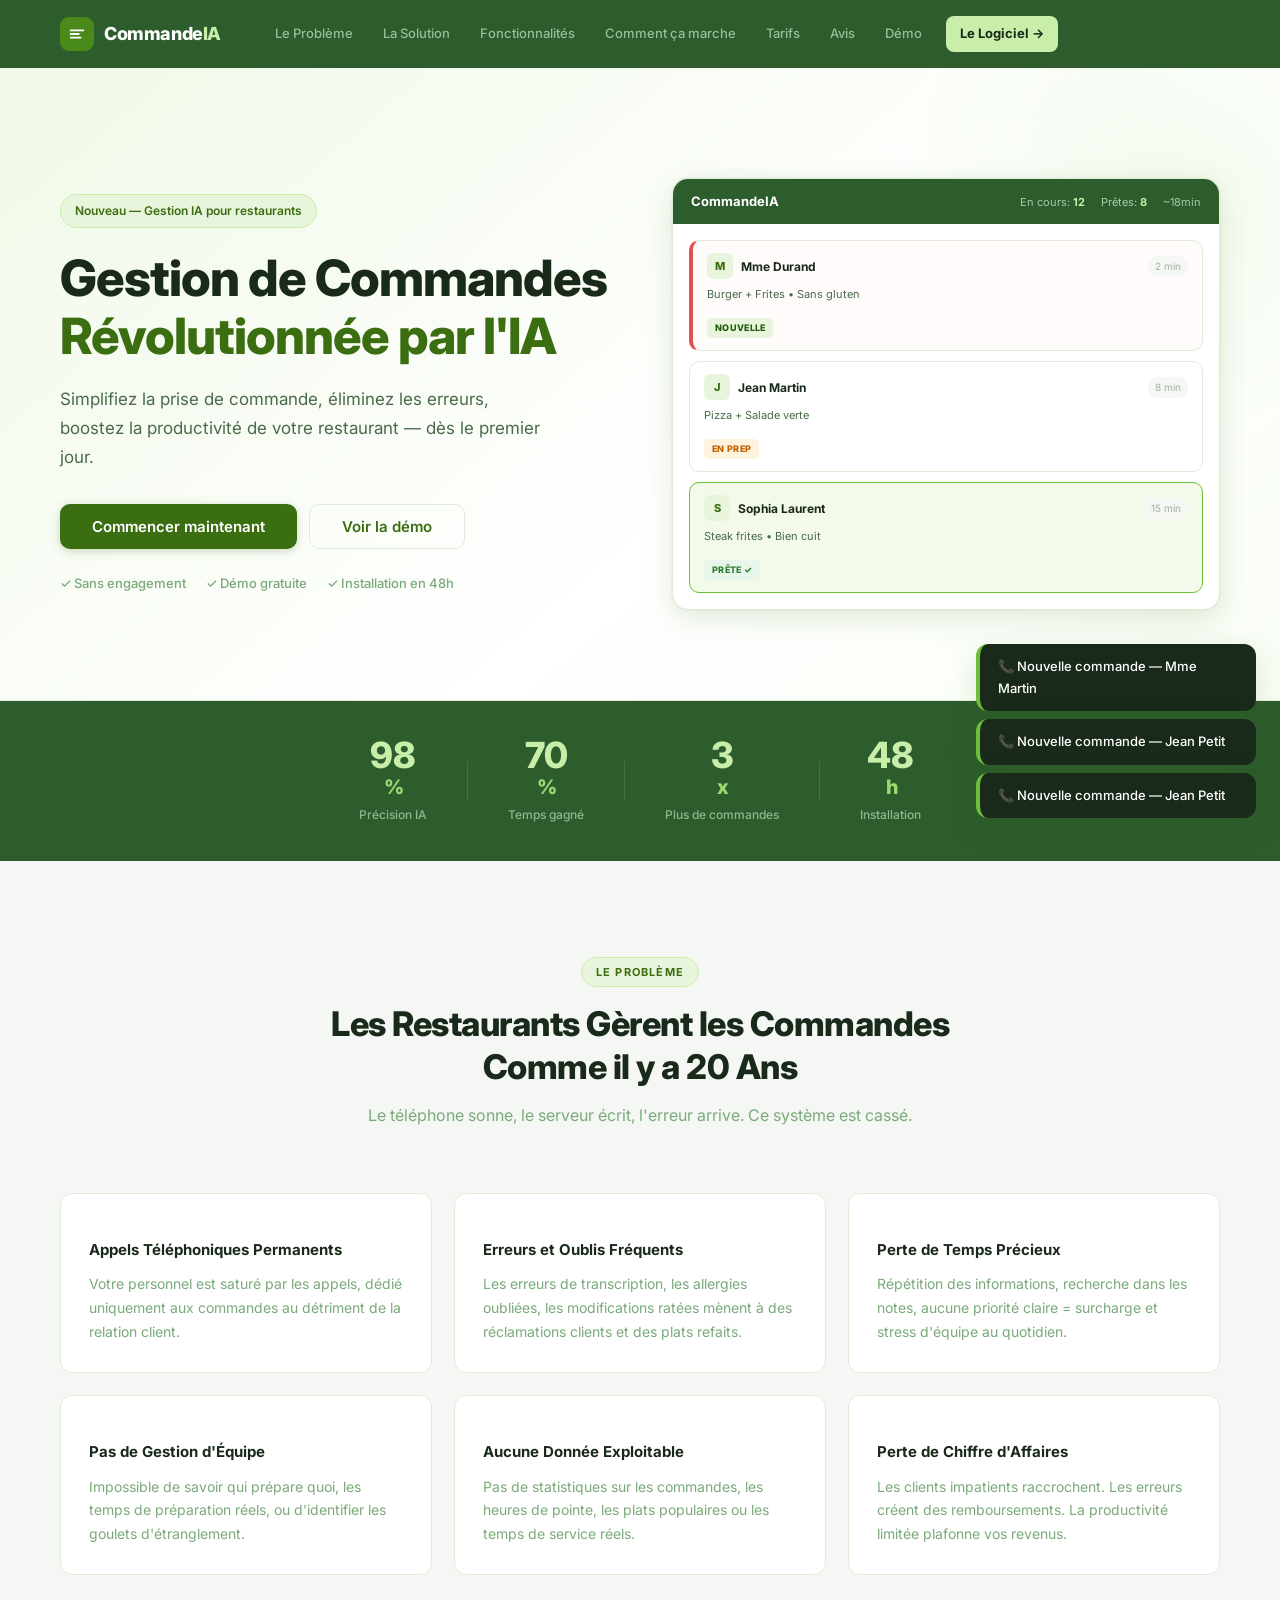
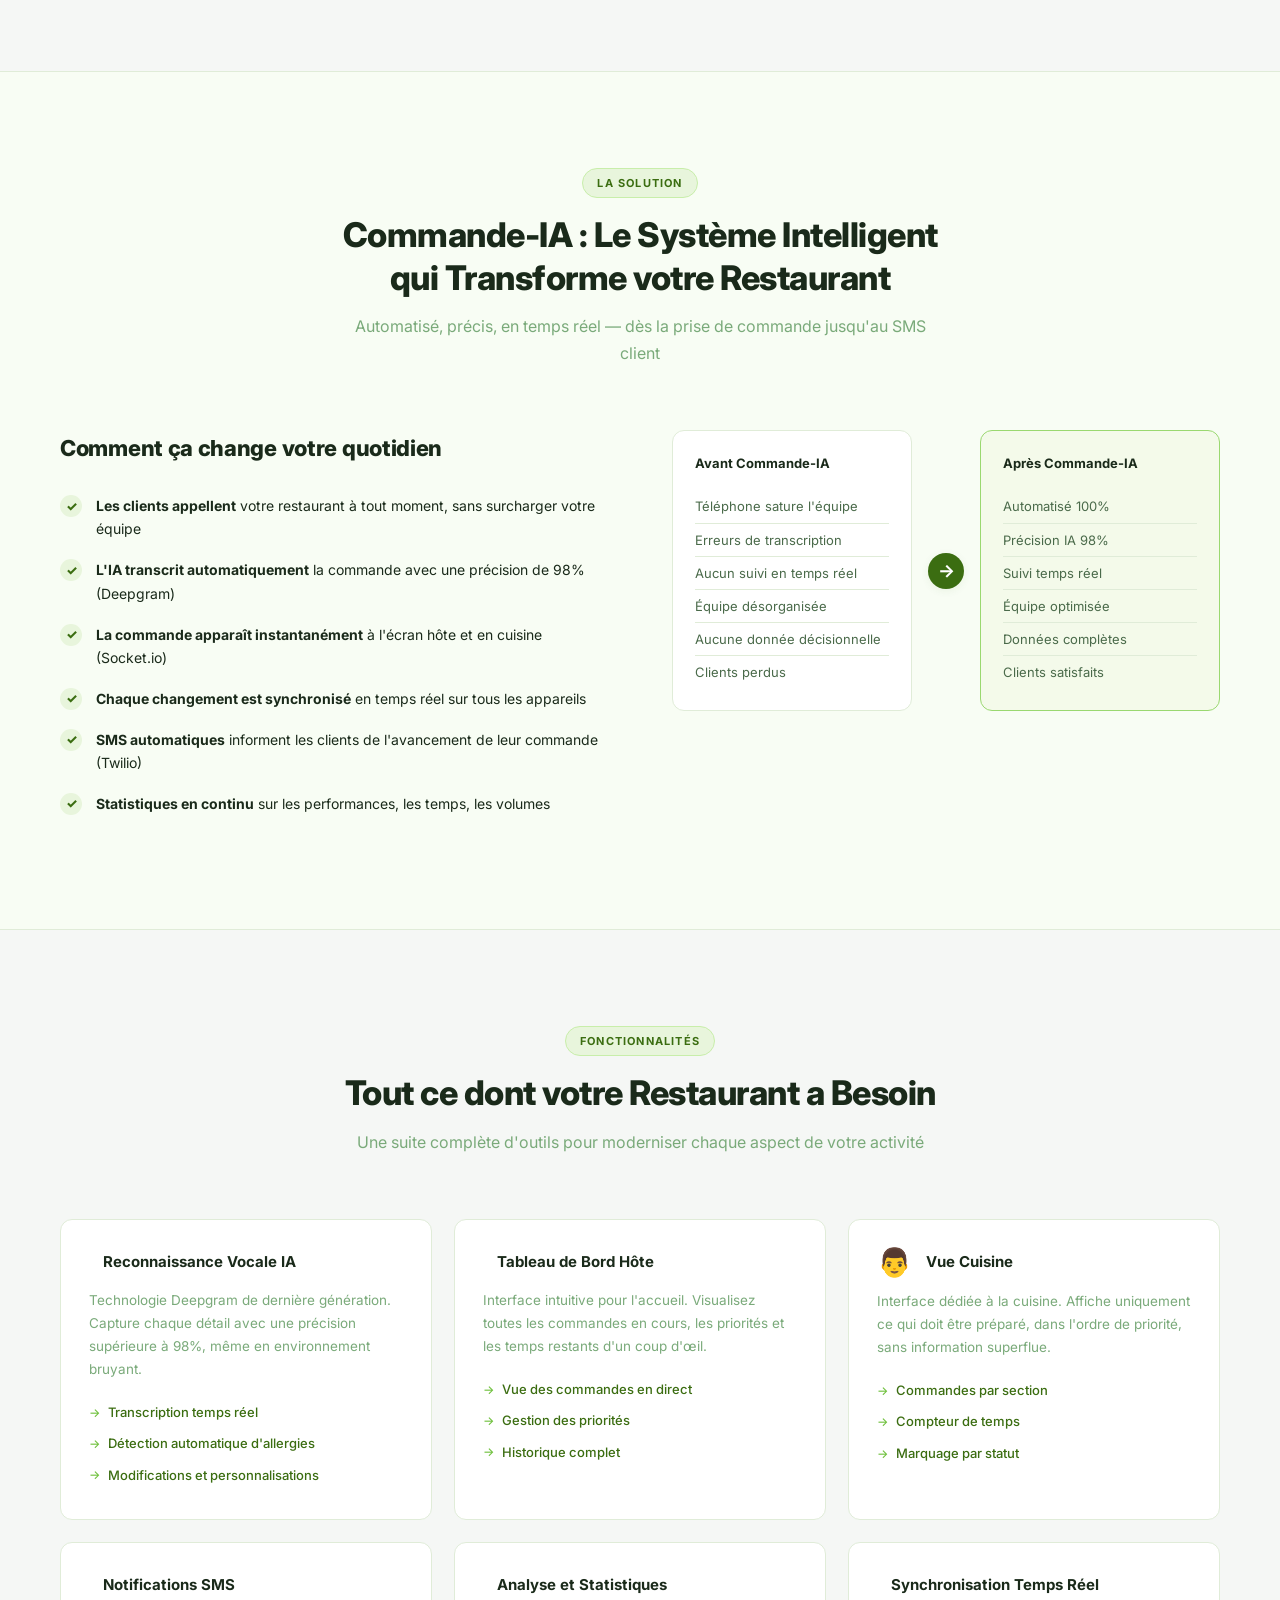
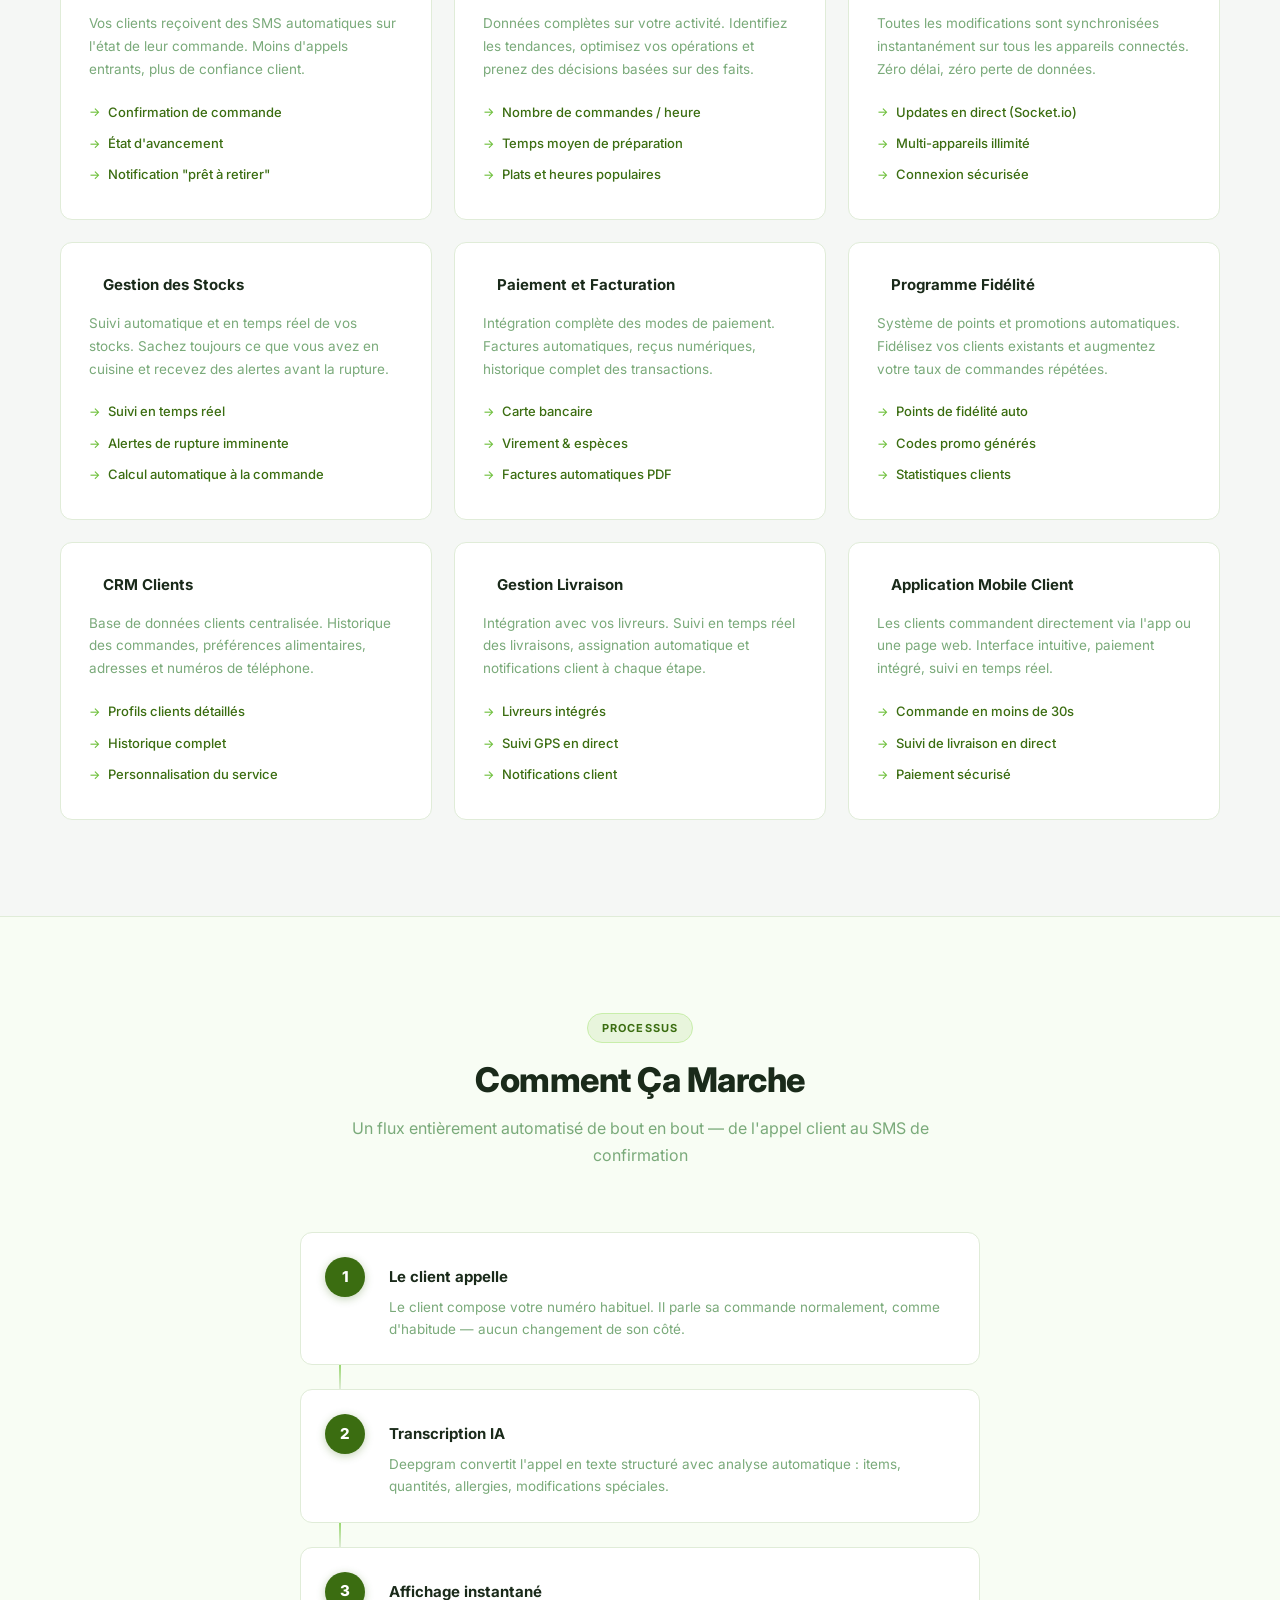
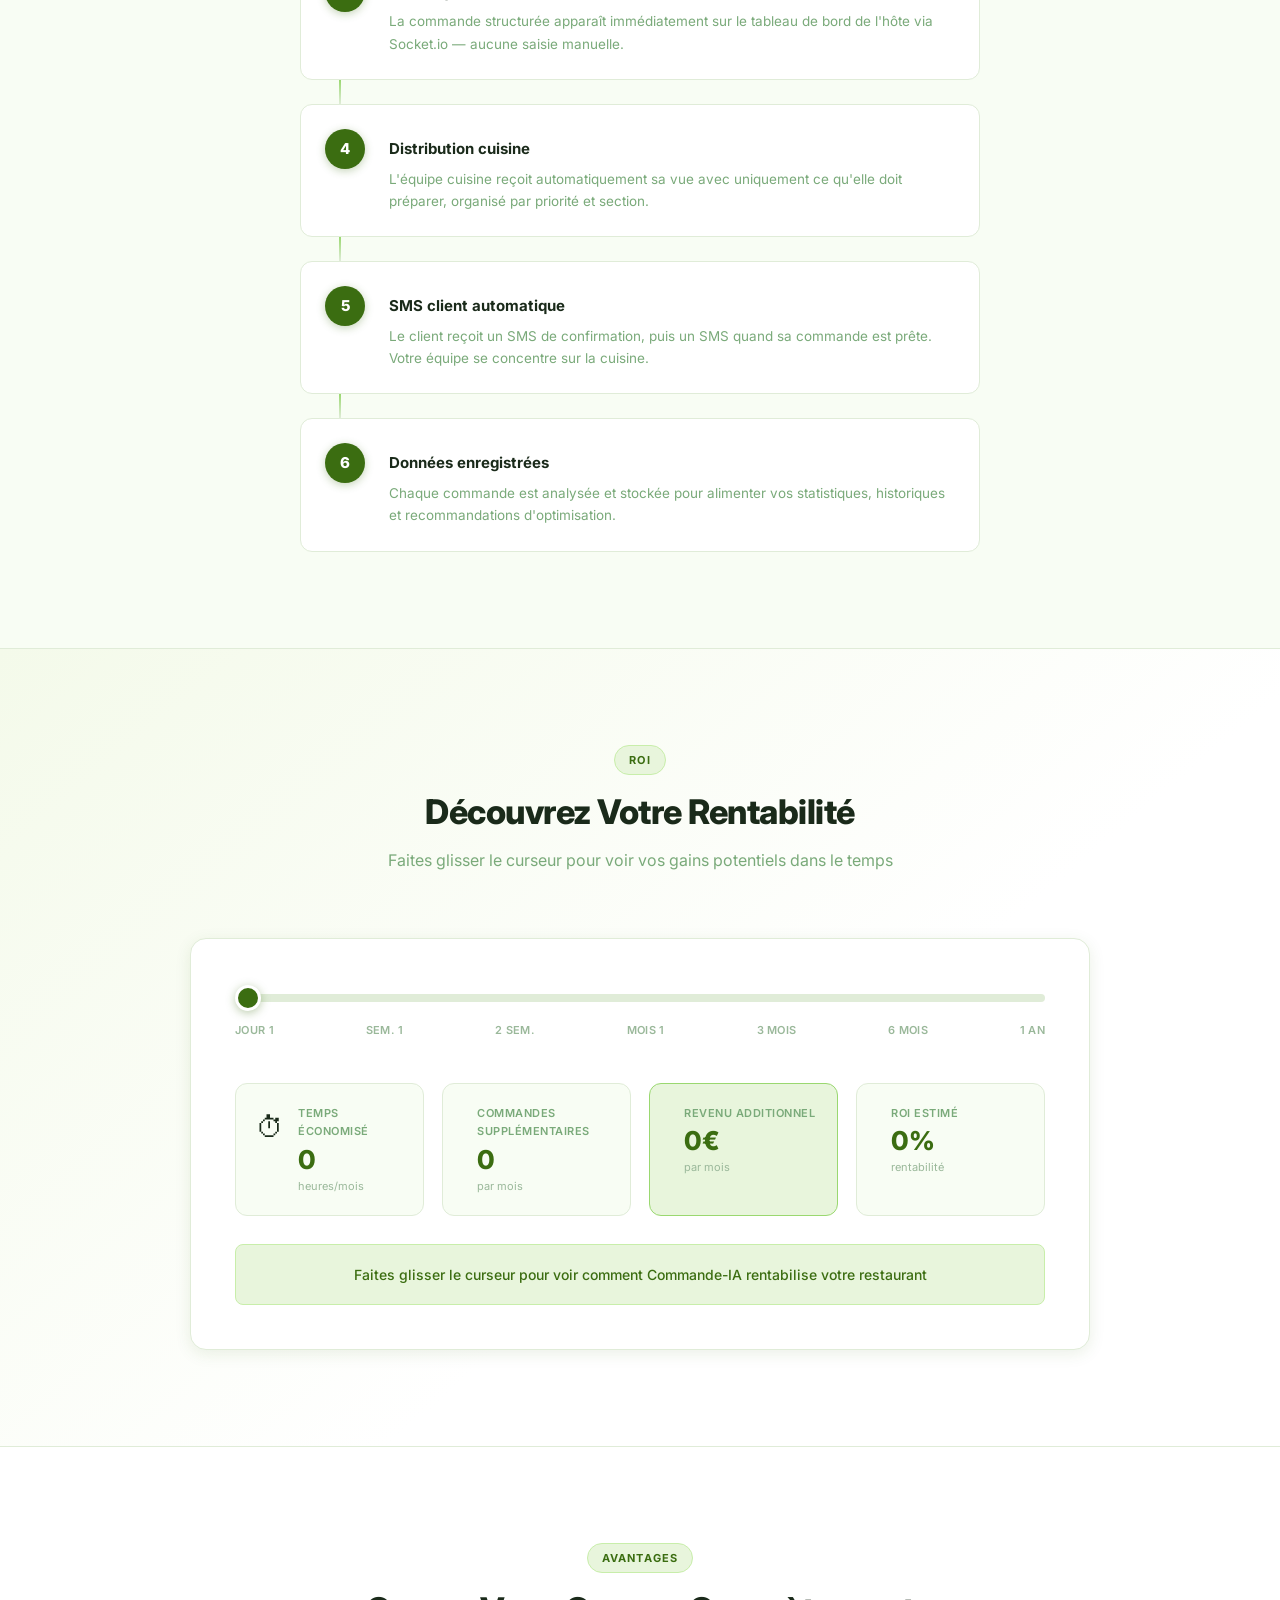
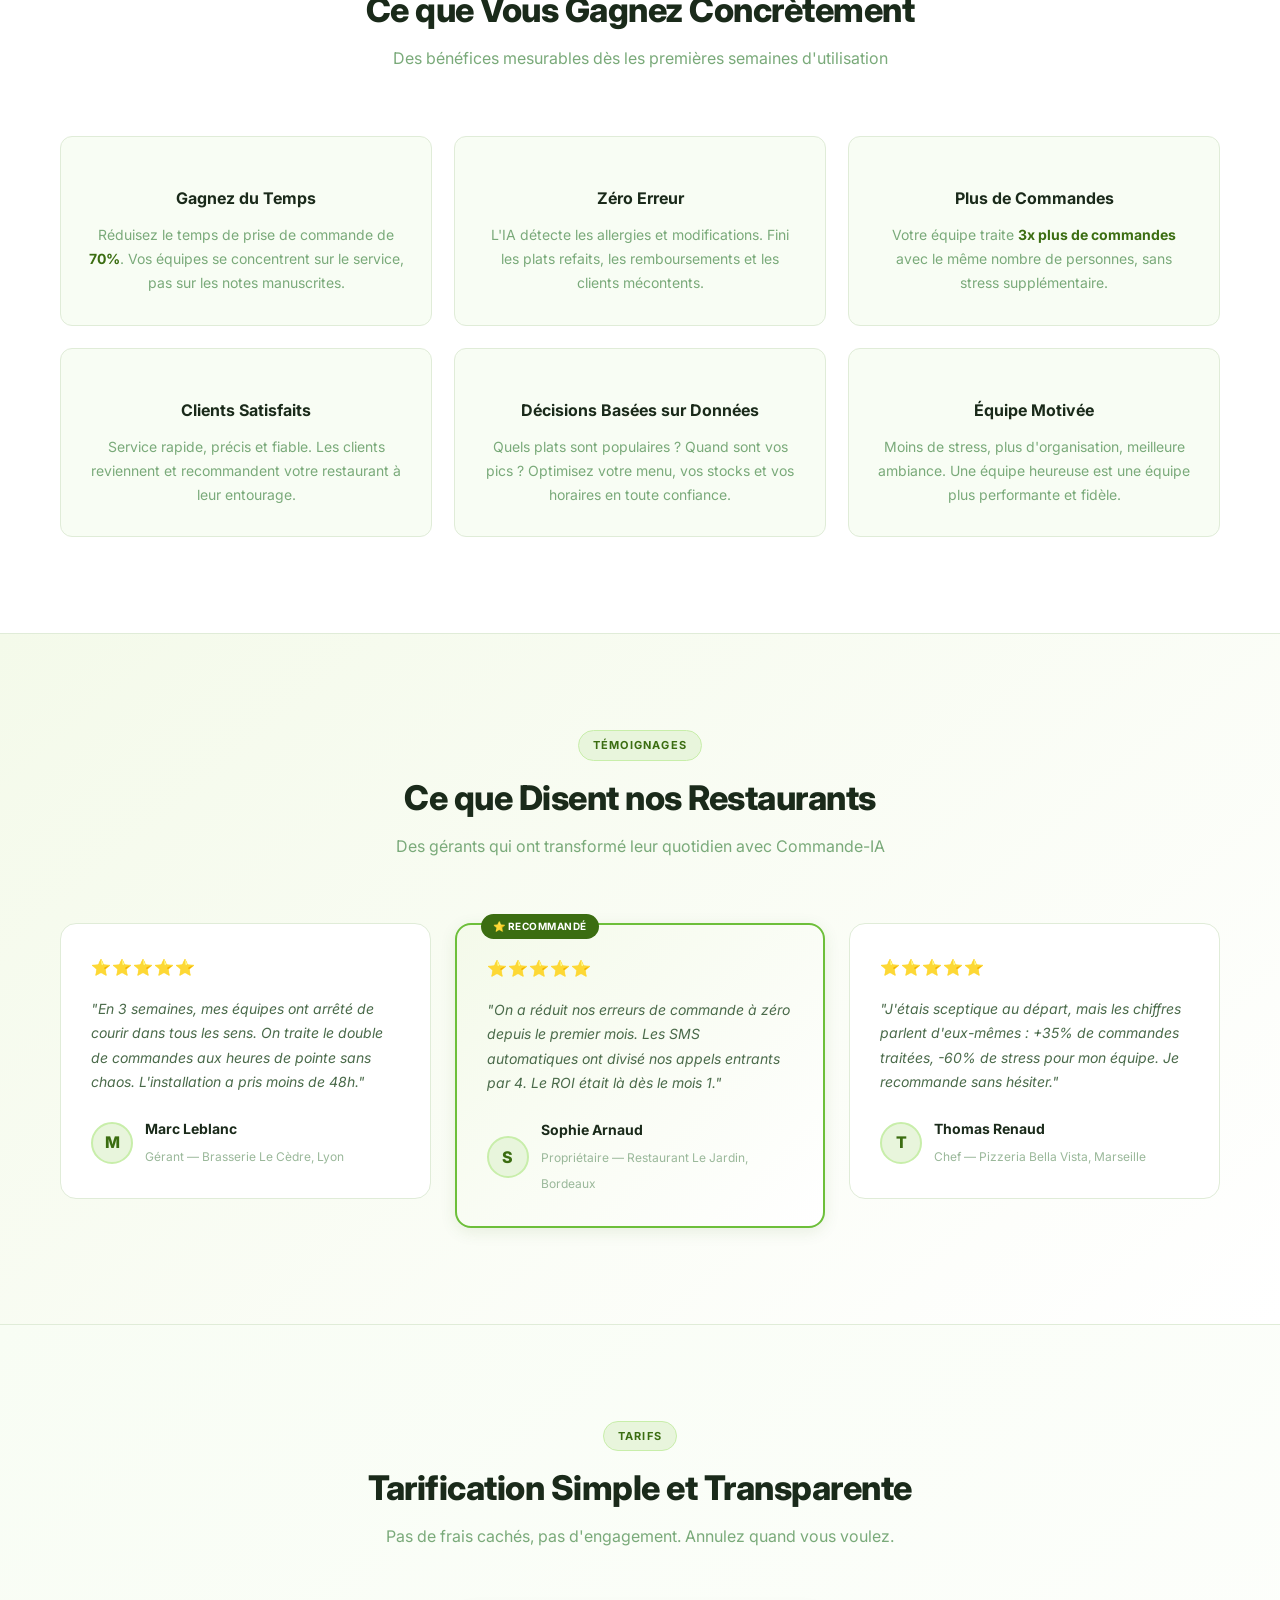
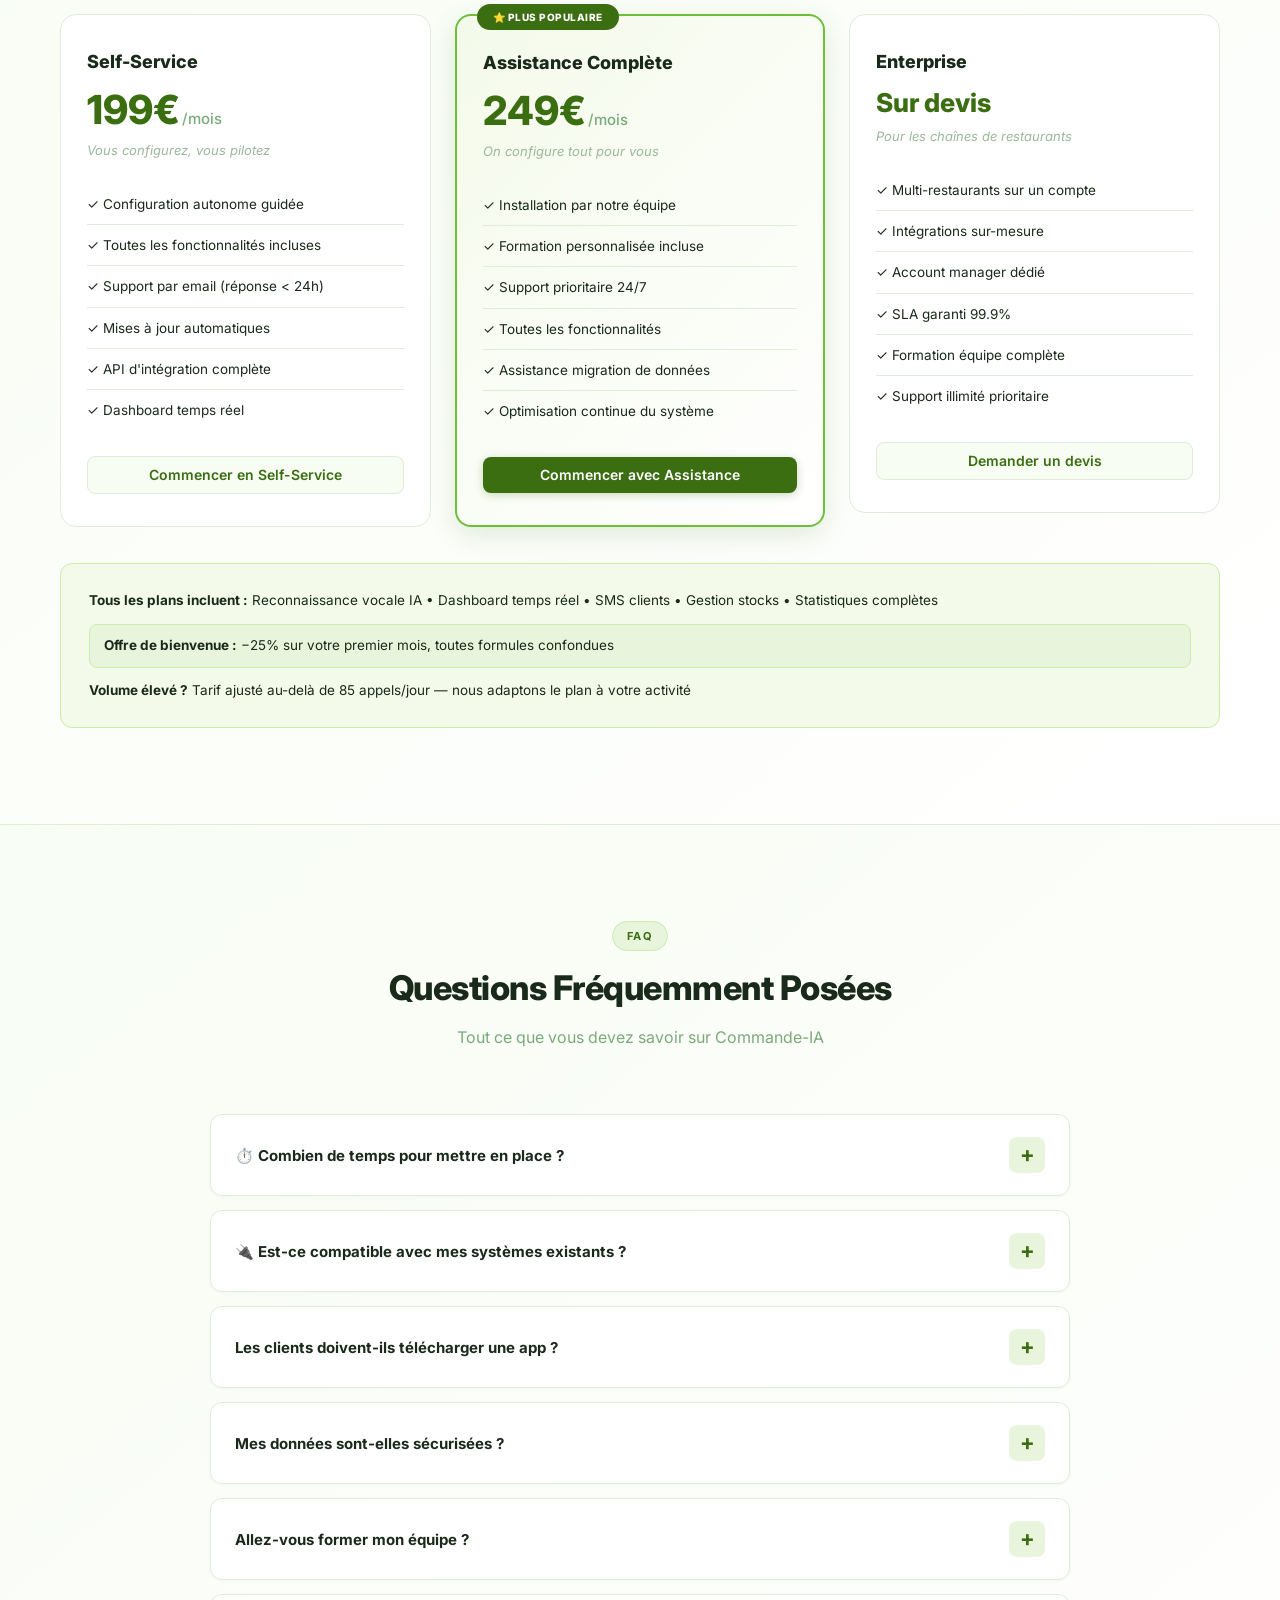
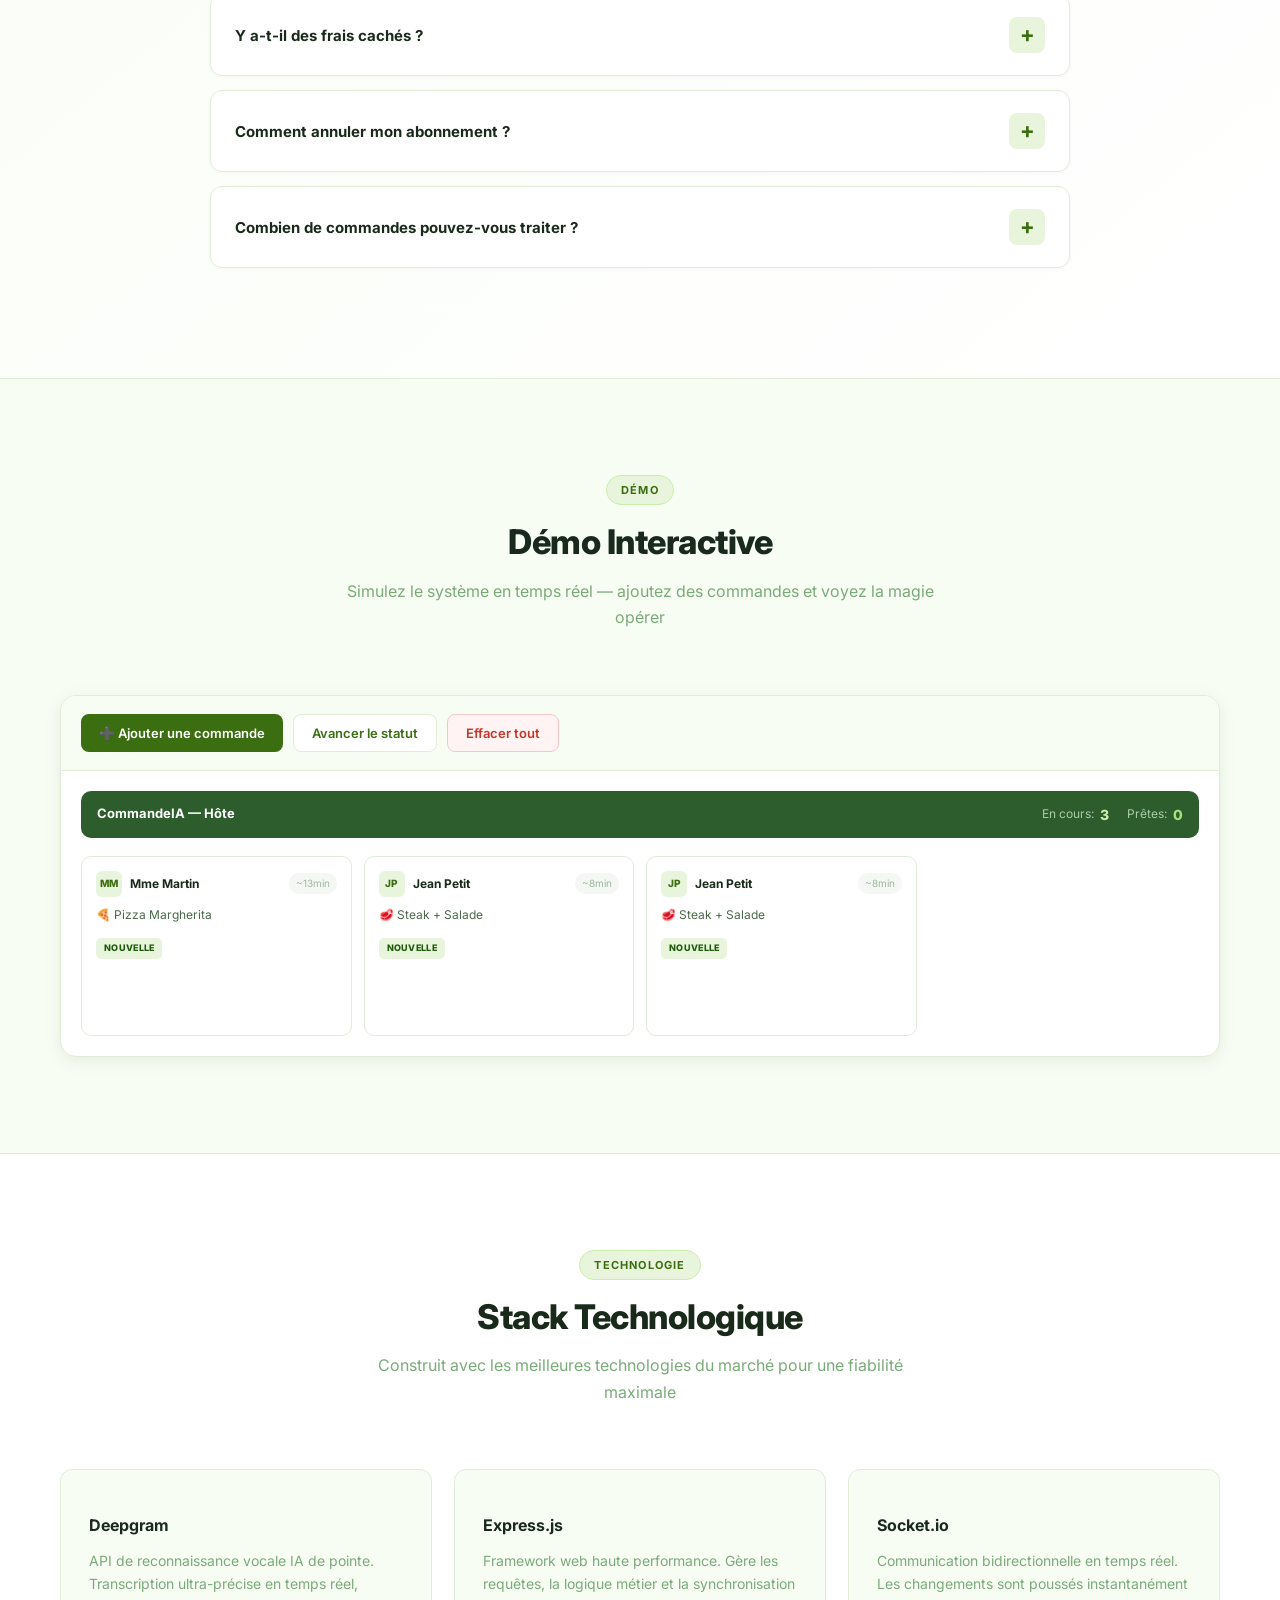
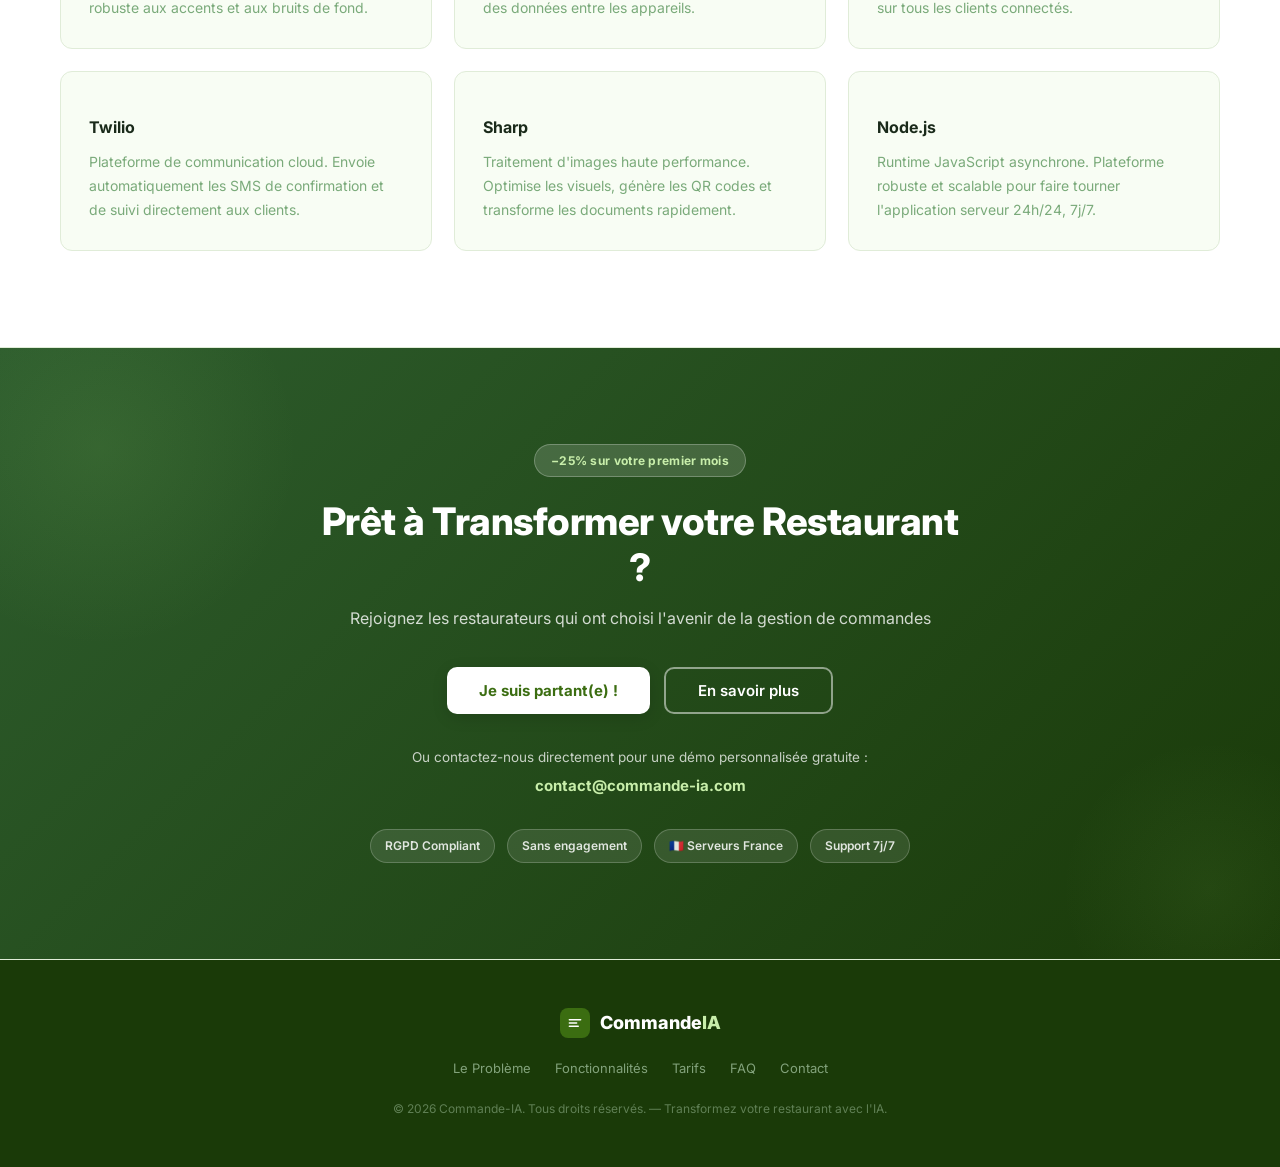
<file: index.html>
<!DOCTYPE html>
<html lang="fr">
<head>
  <meta charset="UTF-8">
  <meta name="viewport" content="width=device-width, initial-scale=1.0">
  <meta name="description" content="Commande-IA révolutionne la gestion des commandes restaurant grâce à l'intelligence artificielle. Reconnaissance vocale, temps réel, SMS automatiques. À partir de 199€/mois.">
  <title>Commande-IA — Gestion de Commandes Restaurant par l'IA</title>
  <link rel="stylesheet" href="style.css">
  <link href="https://fonts.googleapis.com/css2?family=Inter:wght@400;500;600;700;800&display=swap" rel="stylesheet">
</head>
<body>

  <!-- HEADER -->
  <header class="header" id="header">
    <div class="header-container">
      <a href="#" class="logo">
        <div class="logo-icon">
          <svg viewBox="0 0 20 20" fill="none"><path d="M3 6h14M3 10h9M3 14h11" stroke="#fff" stroke-width="2" stroke-linecap="round"/></svg>
        </div>
        <span>Commande<span class="logo-accent">IA</span></span>
      </a>

      <nav class="nav-menu" id="navMenu">
        <a href="#probleme" class="nav-link">Le Problème</a>
        <a href="#solution" class="nav-link">La Solution</a>
        <a href="#features" class="nav-link">Fonctionnalités</a>
        <a href="#comment-ca-marche" class="nav-link">Comment ça marche</a>
        <a href="#pricing" class="nav-link">Tarifs</a>
        <a href="#temoignages" class="nav-link">Avis</a>
        <a href="#demo" class="nav-link">Démo</a>
        <a href="https://charming-inspiration-production-4827.up.railway.app/login.html" class="nav-link cta-link" target="_blank" rel="noopener">Le Logiciel →</a>
      </nav>

      <button class="hamburger" id="hamburger" aria-label="Menu">
        <span></span>
        <span></span>
        <span></span>
      </button>
    </div>
  </header>

  <!-- MOBILE NAV OVERLAY -->
  <div class="mobile-nav-overlay" id="mobileOverlay"></div>

  <main>

    <!-- HERO -->
    <section class="hero">
      <div class="hero-content" data-animate="fadeUp">
        <div class="hero-badge"> Nouveau — Gestion IA pour restaurants</div>
        <h1>Gestion de Commandes<br><span class="accent-text">Révolutionnée par l'IA</span></h1>
        <p class="hero-subtitle">Simplifiez la prise de commande, éliminez les erreurs, boostez la productivité de votre restaurant — dès le premier jour.</p>
        <div class="hero-buttons">
          <button class="btn btn-primary btn-lg" id="btnCommencer">Commencer maintenant</button>
          <button class="btn btn-outline btn-lg" id="btnVoirDemo">Voir la démo</button>
        </div>
        <div class="hero-trust">
          <span>✓ Sans engagement</span>
          <span>✓ Démo gratuite</span>
          <span>✓ Installation en 48h</span>
        </div>
      </div>
      <div class="hero-image" data-animate="fadeLeft">
        <div class="dashboard-preview">
          <div class="topbar-mockup">
            <div class="logo-mock"> CommandeIA</div>
            <div class="stats-mock">
              <div class="stat-mock"> En cours: <strong>12</strong></div>
              <div class="stat-mock"> Prêtes: <strong>8</strong></div>
              <div class="stat-mock"> ~18min</div>
            </div>
          </div>
          <div class="cards-mockup">
            <div class="card-mock urgent">
              <div class="card-header-mock">
                <span class="avatar-mock">M</span>
                <span class="name-mock">Mme Durand</span>
                <span class="card-time-mock">2 min</span>
              </div>
              <div class="card-content-mock"> Burger + Frites • Sans gluten</div>
              <span class="badge-mock new">NOUVELLE</span>
            </div>
            <div class="card-mock">
              <div class="card-header-mock">
                <span class="avatar-mock">J</span>
                <span class="name-mock">Jean Martin</span>
                <span class="card-time-mock">8 min</span>
              </div>
              <div class="card-content-mock"> Pizza + Salade verte</div>
              <span class="badge-mock prep">EN PREP</span>
            </div>
            <div class="card-mock ready-mock">
              <div class="card-header-mock">
                <span class="avatar-mock">S</span>
                <span class="name-mock">Sophia Laurent</span>
                <span class="card-time-mock">15 min</span>
              </div>
              <div class="card-content-mock"> Steak frites • Bien cuit</div>
              <span class="badge-mock ready-badge">PRÊTE ✓</span>
            </div>
          </div>
        </div>
      </div>
    </section>

    <!-- CHIFFRES CLÉS -->
    <section class="stats-bar">
      <div class="stats-bar-inner">
        <div class="stat-pill">
          <span class="stat-pill-value" data-count="98">0</span><span>%</span>
          <span class="stat-pill-label">Précision IA</span>
        </div>
        <div class="stat-divider"></div>
        <div class="stat-pill">
          <span class="stat-pill-value" data-count="70">0</span><span>%</span>
          <span class="stat-pill-label">Temps gagné</span>
        </div>
        <div class="stat-divider"></div>
        <div class="stat-pill">
          <span class="stat-pill-value" data-count="3">0</span><span>x</span>
          <span class="stat-pill-label">Plus de commandes</span>
        </div>
        <div class="stat-divider"></div>
        <div class="stat-pill">
          <span class="stat-pill-value" data-count="48">0</span><span>h</span>
          <span class="stat-pill-label">Installation</span>
        </div>
      </div>
    </section>

    <!-- PROBLÈME -->
    <section id="probleme" class="section">
      <div class="section-header">
        <div class="section-tag">Le problème</div>
        <h2>Les Restaurants Gèrent les Commandes<br>Comme il y a 20 Ans</h2>
        <p>Le téléphone sonne, le serveur écrit, l'erreur arrive. Ce système est cassé.</p>
      </div>

      <div class="problems-grid">
        <div class="problem-card" data-animate="fadeUp">
          <div class="problem-icon"></div>
          <h3>Appels Téléphoniques Permanents</h3>
          <p>Votre personnel est saturé par les appels, dédié uniquement aux commandes au détriment de la relation client.</p>
        </div>
        <div class="problem-card" data-animate="fadeUp">
          <div class="problem-icon"></div>
          <h3>Erreurs et Oublis Fréquents</h3>
          <p>Les erreurs de transcription, les allergies oubliées, les modifications ratées mènent à des réclamations clients et des plats refaits.</p>
        </div>
        <div class="problem-card" data-animate="fadeUp">
          <div class="problem-icon"></div>
          <h3>Perte de Temps Précieux</h3>
          <p>Répétition des informations, recherche dans les notes, aucune priorité claire = surcharge et stress d'équipe au quotidien.</p>
        </div>
        <div class="problem-card" data-animate="fadeUp">
          <div class="problem-icon"></div>
          <h3>Pas de Gestion d'Équipe</h3>
          <p>Impossible de savoir qui prépare quoi, les temps de préparation réels, ou d'identifier les goulets d'étranglement.</p>
        </div>
        <div class="problem-card" data-animate="fadeUp">
          <div class="problem-icon"></div>
          <h3>Aucune Donnée Exploitable</h3>
          <p>Pas de statistiques sur les commandes, les heures de pointe, les plats populaires ou les temps de service réels.</p>
        </div>
        <div class="problem-card" data-animate="fadeUp">
          <div class="problem-icon"></div>
          <h3>Perte de Chiffre d'Affaires</h3>
          <p>Les clients impatients raccrochent. Les erreurs créent des remboursements. La productivité limitée plafonne vos revenus.</p>
        </div>
      </div>
    </section>

    <!-- SOLUTION -->
    <section id="solution" class="section solution-section">
      <div class="section-header">
        <div class="section-tag">La solution</div>
        <h2>Commande-IA : Le Système Intelligent<br>qui Transforme votre Restaurant</h2>
        <p>Automatisé, précis, en temps réel — dès la prise de commande jusqu'au SMS client</p>
      </div>

      <div class="solution-container">
        <div class="solution-text" data-animate="fadeUp">
          <h3>Comment ça change votre quotidien</h3>
          <ul class="benefits-list">
            <li>
              <span class="check-icon">✓</span>
              <div><strong>Les clients appellent</strong> votre restaurant à tout moment, sans surcharger votre équipe</div>
            </li>
            <li>
              <span class="check-icon">✓</span>
              <div><strong>L'IA transcrit automatiquement</strong> la commande avec une précision de 98% (Deepgram)</div>
            </li>
            <li>
              <span class="check-icon">✓</span>
              <div><strong>La commande apparaît instantanément</strong> à l'écran hôte et en cuisine (Socket.io)</div>
            </li>
            <li>
              <span class="check-icon">✓</span>
              <div><strong>Chaque changement est synchronisé</strong> en temps réel sur tous les appareils</div>
            </li>
            <li>
              <span class="check-icon">✓</span>
              <div><strong>SMS automatiques</strong> informent les clients de l'avancement de leur commande (Twilio)</div>
            </li>
            <li>
              <span class="check-icon">✓</span>
              <div><strong>Statistiques en continu</strong> sur les performances, les temps, les volumes</div>
            </li>
          </ul>
        </div>

        <div class="solution-visual" data-animate="fadeLeft">
          <div class="comparison-cards">
            <div class="comparison-before">
              <h4> Avant Commande-IA</h4>
              <ul class="before-list">
                <li> Téléphone sature l'équipe</li>
                <li> Erreurs de transcription</li>
                <li> Aucun suivi en temps réel</li>
                <li> Équipe désorganisée</li>
                <li> Aucune donnée décisionnelle</li>
                <li> Clients perdus</li>
              </ul>
            </div>
            <div class="comparison-arrow">
              <div class="arrow-icon">→</div>
            </div>
            <div class="comparison-after">
              <h4> Après Commande-IA</h4>
              <ul class="after-list">
                <li> Automatisé 100%</li>
                <li> Précision IA 98%</li>
                <li> Suivi temps réel</li>
                <li> Équipe optimisée</li>
                <li> Données complètes</li>
                <li> Clients satisfaits</li>
              </ul>
            </div>
          </div>
        </div>
      </div>
    </section>

    <!-- FONCTIONNALITÉS -->
    <section id="features" class="section">
      <div class="section-header">
        <div class="section-tag">Fonctionnalités</div>
        <h2>Tout ce dont votre Restaurant a Besoin</h2>
        <p>Une suite complète d'outils pour moderniser chaque aspect de votre activité</p>
      </div>

      <div class="features-grid">
        <div class="feature-card" data-animate="fadeUp">
          <div class="feature-header">
            <span class="feature-icon"></span>
            <h3>Reconnaissance Vocale IA</h3>
          </div>
          <p>Technologie Deepgram de dernière génération. Capture chaque détail avec une précision supérieure à 98%, même en environnement bruyant.</p>
          <ul class="feature-list">
            <li>Transcription temps réel</li>
            <li>Détection automatique d'allergies</li>
            <li>Modifications et personnalisations</li>
          </ul>
        </div>

        <div class="feature-card" data-animate="fadeUp">
          <div class="feature-header">
            <span class="feature-icon"></span>
            <h3>Tableau de Bord Hôte</h3>
          </div>
          <p>Interface intuitive pour l'accueil. Visualisez toutes les commandes en cours, les priorités et les temps restants d'un coup d'œil.</p>
          <ul class="feature-list">
            <li>Vue des commandes en direct</li>
            <li>Gestion des priorités</li>
            <li>Historique complet</li>
          </ul>
        </div>

        <div class="feature-card" data-animate="fadeUp">
          <div class="feature-header">
            <span class="feature-icon">👨</span>
            <h3>Vue Cuisine</h3>
          </div>
          <p>Interface dédiée à la cuisine. Affiche uniquement ce qui doit être préparé, dans l'ordre de priorité, sans information superflue.</p>
          <ul class="feature-list">
            <li>Commandes par section</li>
            <li>Compteur de temps</li>
            <li>Marquage par statut</li>
          </ul>
        </div>

        <div class="feature-card" data-animate="fadeUp">
          <div class="feature-header">
            <span class="feature-icon"></span>
            <h3>Notifications SMS</h3>
          </div>
          <p>Vos clients reçoivent des SMS automatiques sur l'état de leur commande. Moins d'appels entrants, plus de confiance client.</p>
          <ul class="feature-list">
            <li>Confirmation de commande</li>
            <li>État d'avancement</li>
            <li>Notification "prêt à retirer"</li>
          </ul>
        </div>

        <div class="feature-card" data-animate="fadeUp">
          <div class="feature-header">
            <span class="feature-icon"></span>
            <h3>Analyse et Statistiques</h3>
          </div>
          <p>Données complètes sur votre activité. Identifiez les tendances, optimisez vos opérations et prenez des décisions basées sur des faits.</p>
          <ul class="feature-list">
            <li>Nombre de commandes / heure</li>
            <li>Temps moyen de préparation</li>
            <li>Plats et heures populaires</li>
          </ul>
        </div>

        <div class="feature-card" data-animate="fadeUp">
          <div class="feature-header">
            <span class="feature-icon"></span>
            <h3>Synchronisation Temps Réel</h3>
          </div>
          <p>Toutes les modifications sont synchronisées instantanément sur tous les appareils connectés. Zéro délai, zéro perte de données.</p>
          <ul class="feature-list">
            <li>Updates en direct (Socket.io)</li>
            <li>Multi-appareils illimité</li>
            <li>Connexion sécurisée</li>
          </ul>
        </div>

        <div class="feature-card" data-animate="fadeUp">
          <div class="feature-header">
            <span class="feature-icon"></span>
            <h3>Gestion des Stocks</h3>
          </div>
          <p>Suivi automatique et en temps réel de vos stocks. Sachez toujours ce que vous avez en cuisine et recevez des alertes avant la rupture.</p>
          <ul class="feature-list">
            <li>Suivi en temps réel</li>
            <li>Alertes de rupture imminente</li>
            <li>Calcul automatique à la commande</li>
          </ul>
        </div>

        <div class="feature-card" data-animate="fadeUp">
          <div class="feature-header">
            <span class="feature-icon"></span>
            <h3>Paiement et Facturation</h3>
          </div>
          <p>Intégration complète des modes de paiement. Factures automatiques, reçus numériques, historique complet des transactions.</p>
          <ul class="feature-list">
            <li>Carte bancaire</li>
            <li>Virement & espèces</li>
            <li>Factures automatiques PDF</li>
          </ul>
        </div>

        <div class="feature-card" data-animate="fadeUp">
          <div class="feature-header">
            <span class="feature-icon"></span>
            <h3>Programme Fidélité</h3>
          </div>
          <p>Système de points et promotions automatiques. Fidélisez vos clients existants et augmentez votre taux de commandes répétées.</p>
          <ul class="feature-list">
            <li>Points de fidélité auto</li>
            <li>Codes promo générés</li>
            <li>Statistiques clients</li>
          </ul>
        </div>

        <div class="feature-card" data-animate="fadeUp">
          <div class="feature-header">
            <span class="feature-icon"></span>
            <h3>CRM Clients</h3>
          </div>
          <p>Base de données clients centralisée. Historique des commandes, préférences alimentaires, adresses et numéros de téléphone.</p>
          <ul class="feature-list">
            <li>Profils clients détaillés</li>
            <li>Historique complet</li>
            <li>Personnalisation du service</li>
          </ul>
        </div>

        <div class="feature-card" data-animate="fadeUp">
          <div class="feature-header">
            <span class="feature-icon"></span>
            <h3>Gestion Livraison</h3>
          </div>
          <p>Intégration avec vos livreurs. Suivi en temps réel des livraisons, assignation automatique et notifications client à chaque étape.</p>
          <ul class="feature-list">
            <li>Livreurs intégrés</li>
            <li>Suivi GPS en direct</li>
            <li>Notifications client</li>
          </ul>
        </div>

        <div class="feature-card" data-animate="fadeUp">
          <div class="feature-header">
            <span class="feature-icon"></span>
            <h3>Application Mobile Client</h3>
          </div>
          <p>Les clients commandent directement via l'app ou une page web. Interface intuitive, paiement intégré, suivi en temps réel.</p>
          <ul class="feature-list">
            <li>Commande en moins de 30s</li>
            <li>Suivi de livraison en direct</li>
            <li>Paiement sécurisé</li>
          </ul>
        </div>
      </div>
    </section>

    <!-- COMMENT ÇA MARCHE -->
    <section id="comment-ca-marche" class="section process-section">
      <div class="section-header">
        <div class="section-tag">Processus</div>
        <h2>Comment Ça Marche</h2>
        <p>Un flux entièrement automatisé de bout en bout — de l'appel client au SMS de confirmation</p>
      </div>

      <div class="process-timeline">
        <div class="process-step" data-animate="fadeUp">
          <div class="step-number">1</div>
          <div class="step-content">
            <div class="step-icon"></div>
            <h3>Le client appelle</h3>
            <p>Le client compose votre numéro habituel. Il parle sa commande normalement, comme d'habitude — aucun changement de son côté.</p>
          </div>
        </div>

        <div class="process-connector"></div>

        <div class="process-step" data-animate="fadeUp">
          <div class="step-number">2</div>
          <div class="step-content">
            <div class="step-icon"></div>
            <h3>Transcription IA</h3>
            <p>Deepgram convertit l'appel en texte structuré avec analyse automatique : items, quantités, allergies, modifications spéciales.</p>
          </div>
        </div>

        <div class="process-connector"></div>

        <div class="process-step" data-animate="fadeUp">
          <div class="step-number">3</div>
          <div class="step-content">
            <div class="step-icon"></div>
            <h3>Affichage instantané</h3>
            <p>La commande structurée apparaît immédiatement sur le tableau de bord de l'hôte via Socket.io — aucune saisie manuelle.</p>
          </div>
        </div>

        <div class="process-connector"></div>

        <div class="process-step" data-animate="fadeUp">
          <div class="step-number">4</div>
          <div class="step-content">
            <div class="step-icon"></div>
            <h3>Distribution cuisine</h3>
            <p>L'équipe cuisine reçoit automatiquement sa vue avec uniquement ce qu'elle doit préparer, organisé par priorité et section.</p>
          </div>
        </div>

        <div class="process-connector"></div>

        <div class="process-step" data-animate="fadeUp">
          <div class="step-number">5</div>
          <div class="step-content">
            <div class="step-icon"></div>
            <h3>SMS client automatique</h3>
            <p>Le client reçoit un SMS de confirmation, puis un SMS quand sa commande est prête. Votre équipe se concentre sur la cuisine.</p>
          </div>
        </div>

        <div class="process-connector"></div>

        <div class="process-step" data-animate="fadeUp">
          <div class="step-number">6</div>
          <div class="step-content">
            <div class="step-icon"></div>
            <h3>Données enregistrées</h3>
            <p>Chaque commande est analysée et stockée pour alimenter vos statistiques, historiques et recommandations d'optimisation.</p>
          </div>
        </div>
      </div>
    </section>

    <!-- RENTABILITÉ -->
    <section id="rentabilite" class="section rentabilite-section">
      <div class="section-header">
        <div class="section-tag">ROI</div>
        <h2>Découvrez Votre Rentabilité</h2>
        <p>Faites glisser le curseur pour voir vos gains potentiels dans le temps</p>
      </div>

      <div class="rentabilite-container">
        <div class="slider-wrapper">
          <input type="range" id="rentabiliteSlider" min="0" max="100" value="0" class="rentabilite-slider">
          <div class="slider-labels">
            <span>Jour 1</span>
            <span>Sem. 1</span>
            <span>2 Sem.</span>
            <span>Mois 1</span>
            <span>3 Mois</span>
            <span>6 Mois</span>
            <span>1 An</span>
          </div>
        </div>

        <div class="rentabilite-stats">
          <div class="stat-box">
            <div class="stat-icon">⏱</div>
            <div class="stat-content">
              <div class="stat-title">Temps Économisé</div>
              <div class="stat-value" id="statTemps">0</div>
              <div class="stat-unit">heures/mois</div>
            </div>
          </div>
          <div class="stat-box">
            <div class="stat-icon"></div>
            <div class="stat-content">
              <div class="stat-title">Commandes Supplémentaires</div>
              <div class="stat-value" id="statCommandes">0</div>
              <div class="stat-unit">par mois</div>
            </div>
          </div>
          <div class="stat-box highlight-stat">
            <div class="stat-icon"></div>
            <div class="stat-content">
              <div class="stat-title">Revenu Additionnel</div>
              <div class="stat-value" id="statRevenu">0€</div>
              <div class="stat-unit">par mois</div>
            </div>
          </div>
          <div class="stat-box">
            <div class="stat-icon"></div>
            <div class="stat-content">
              <div class="stat-title">ROI Estimé</div>
              <div class="stat-value" id="statROI">0%</div>
              <div class="stat-unit">rentabilité</div>
            </div>
          </div>
        </div>

        <div class="rentabilite-description" id="rentabiliteDesc">
          <p> Faites glisser le curseur pour voir comment Commande-IA rentabilise votre restaurant</p>
        </div>
      </div>
    </section>

    <!-- AVANTAGES -->
    <section id="avantages" class="section advantages-section">
      <div class="section-header">
        <div class="section-tag">Avantages</div>
        <h2>Ce que Vous Gagnez Concrètement</h2>
        <p>Des bénéfices mesurables dès les premières semaines d'utilisation</p>
      </div>

      <div class="advantages-grid">
        <div class="advantage-item" data-animate="fadeUp">
          <div class="advantage-icon"></div>
          <h3>Gagnez du Temps</h3>
          <p>Réduisez le temps de prise de commande de <strong>70%</strong>. Vos équipes se concentrent sur le service, pas sur les notes manuscrites.</p>
        </div>
        <div class="advantage-item" data-animate="fadeUp">
          <div class="advantage-icon"></div>
          <h3>Zéro Erreur</h3>
          <p>L'IA détecte les allergies et modifications. Fini les plats refaits, les remboursements et les clients mécontents.</p>
        </div>
        <div class="advantage-item" data-animate="fadeUp">
          <div class="advantage-icon"></div>
          <h3>Plus de Commandes</h3>
          <p>Votre équipe traite <strong>3x plus de commandes</strong> avec le même nombre de personnes, sans stress supplémentaire.</p>
        </div>
        <div class="advantage-item" data-animate="fadeUp">
          <div class="advantage-icon"></div>
          <h3>Clients Satisfaits</h3>
          <p>Service rapide, précis et fiable. Les clients reviennent et recommandent votre restaurant à leur entourage.</p>
        </div>
        <div class="advantage-item" data-animate="fadeUp">
          <div class="advantage-icon"></div>
          <h3>Décisions Basées sur Données</h3>
          <p>Quels plats sont populaires ? Quand sont vos pics ? Optimisez votre menu, vos stocks et vos horaires en toute confiance.</p>
        </div>
        <div class="advantage-item" data-animate="fadeUp">
          <div class="advantage-icon"></div>
          <h3>Équipe Motivée</h3>
          <p>Moins de stress, plus d'organisation, meilleure ambiance. Une équipe heureuse est une équipe plus performante et fidèle.</p>
        </div>
      </div>
    </section>

    <!-- TÉMOIGNAGES -->
    <section id="temoignages" class="section temoignages-section">
      <div class="section-header">
        <div class="section-tag">Témoignages</div>
        <h2>Ce que Disent nos Restaurants</h2>
        <p>Des gérants qui ont transformé leur quotidien avec Commande-IA</p>
      </div>

      <div class="temoignages-grid">
        <div class="temoignage-card" data-animate="fadeUp">
          <div class="stars">⭐⭐⭐⭐⭐</div>
          <p class="temoignage-text">"En 3 semaines, mes équipes ont arrêté de courir dans tous les sens. On traite le double de commandes aux heures de pointe sans chaos. L'installation a pris moins de 48h."</p>
          <div class="temoignage-author">
            <div class="author-avatar">M</div>
            <div class="author-info">
              <strong>Marc Leblanc</strong>
              <span>Gérant — Brasserie Le Cèdre, Lyon</span>
            </div>
          </div>
        </div>

        <div class="temoignage-card featured-temoignage" data-animate="fadeUp">
          <div class="stars">⭐⭐⭐⭐⭐</div>
          <p class="temoignage-text">"On a réduit nos erreurs de commande à zéro depuis le premier mois. Les SMS automatiques ont divisé nos appels entrants par 4. Le ROI était là dès le mois 1."</p>
          <div class="temoignage-author">
            <div class="author-avatar">S</div>
            <div class="author-info">
              <strong>Sophie Arnaud</strong>
              <span>Propriétaire — Restaurant Le Jardin, Bordeaux</span>
            </div>
          </div>
          <div class="temoignage-badge">⭐ Recommandé</div>
        </div>

        <div class="temoignage-card" data-animate="fadeUp">
          <div class="stars">⭐⭐⭐⭐⭐</div>
          <p class="temoignage-text">"J'étais sceptique au départ, mais les chiffres parlent d'eux-mêmes : +35% de commandes traitées, -60% de stress pour mon équipe. Je recommande sans hésiter."</p>
          <div class="temoignage-author">
            <div class="author-avatar">T</div>
            <div class="author-info">
              <strong>Thomas Renaud</strong>
              <span>Chef — Pizzeria Bella Vista, Marseille</span>
            </div>
          </div>
        </div>
      </div>
    </section>

    <!-- TARIFICATION -->
    <section id="pricing" class="section pricing-section">
      <div class="section-header">
        <div class="section-tag">Tarifs</div>
        <h2>Tarification Simple et Transparente</h2>
        <p>Pas de frais cachés, pas d'engagement. Annulez quand vous voulez.</p>
      </div>

      <div class="pricing-container">
        <div class="pricing-card" data-animate="fadeUp">
          <div class="pricing-header">
            <h3>Self-Service</h3>
            <div class="price">199€<span>/mois</span></div>
          </div>
          <div class="pricing-description">Vous configurez, vous pilotez</div>
          <ul class="pricing-list">
            <li>✓ Configuration autonome guidée</li>
            <li>✓ Toutes les fonctionnalités incluses</li>
            <li>✓ Support par email (réponse &lt; 24h)</li>
            <li>✓ Mises à jour automatiques</li>
            <li>✓ API d'intégration complète</li>
            <li>✓ Dashboard temps réel</li>
          </ul>
          <button class="btn btn-secondary btn-full pricing-btn">Commencer en Self-Service</button>
        </div>

        <div class="pricing-card pricing-popular" data-animate="fadeUp">
          <div class="pricing-badge">⭐ PLUS POPULAIRE</div>
          <div class="pricing-header">
            <h3>Assistance Complète</h3>
            <div class="price">249€<span>/mois</span></div>
          </div>
          <div class="pricing-description">On configure tout pour vous</div>
          <ul class="pricing-list">
            <li>✓ Installation par notre équipe</li>
            <li>✓ Formation personnalisée incluse</li>
            <li>✓ Support prioritaire 24/7</li>
            <li>✓ Toutes les fonctionnalités</li>
            <li>✓ Assistance migration de données</li>
            <li>✓ Optimisation continue du système</li>
          </ul>
          <button class="btn btn-primary btn-full pricing-btn">Commencer avec Assistance</button>
        </div>

        <div class="pricing-card" data-animate="fadeUp">
          <div class="pricing-header">
            <h3>Enterprise</h3>
            <div class="price enterprise-price">Sur devis</div>
          </div>
          <div class="pricing-description">Pour les chaînes de restaurants</div>
          <ul class="pricing-list">
            <li>✓ Multi-restaurants sur un compte</li>
            <li>✓ Intégrations sur-mesure</li>
            <li>✓ Account manager dédié</li>
            <li>✓ SLA garanti 99.9%</li>
            <li>✓ Formation équipe complète</li>
            <li>✓ Support illimité prioritaire</li>
          </ul>
          <button class="btn btn-secondary btn-full pricing-btn">Demander un devis</button>
        </div>
      </div>

      <div class="pricing-info">
        <div class="pricing-info-row">
          <span> <strong>Tous les plans incluent :</strong> Reconnaissance vocale IA • Dashboard temps réel • SMS clients • Gestion stocks • Statistiques complètes</span>
        </div>
        <div class="pricing-info-row highlight-row">
          <span> <strong>Offre de bienvenue :</strong> −25% sur votre premier mois, toutes formules confondues</span>
        </div>
        <div class="pricing-info-row">
          <span> <strong>Volume élevé ?</strong> Tarif ajusté au-delà de 85 appels/jour — nous adaptons le plan à votre activité</span>
        </div>
      </div>
    </section>

    <!-- FAQ -->
    <section id="faq" class="section faq-section">
      <div class="section-header">
        <div class="section-tag">FAQ</div>
        <h2>Questions Fréquemment Posées</h2>
        <p>Tout ce que vous devez savoir sur Commande-IA</p>
      </div>

      <div class="faq-container">
        <div class="faq-item">
          <button class="faq-question">
            <span>⏱️ Combien de temps pour mettre en place ?</span>
            <span class="faq-icon">+</span>
          </button>
          <div class="faq-answer">
            <p><strong>Self-Service :</strong> 2-3 jours — vous configurez via notre interface intuitive avec documentation complète.</p>
            <p><strong>Assistance Complète :</strong> 24 à 48h — notre équipe configure tout et vous forme sur place ou en visio.</p>
            <p>Vous pouvez commencer à recevoir des commandes en moins d'une semaine !</p>
          </div>
        </div>

        <div class="faq-item">
          <button class="faq-question">
            <span>🔌 Est-ce compatible avec mes systèmes existants ?</span>
            <span class="faq-icon">+</span>
          </button>
          <div class="faq-answer">
            <p>Oui ! Commande-IA s'intègre avec :</p>
            <ul style="margin-left:20px;margin-top:10px;">
              <li>✓ Caisses enregistreuses (NCR, PAX, Ingenico, etc.)</li>
              <li>✓ Plateformes de livraison (Deliveroo, Uber Eats, Glovo)</li>
              <li>✓ Logiciels de gestion (Marginalis, Koala, etc.)</li>
              <li>✓ Votre numéro de téléphone existant</li>
            </ul>
            <p style="margin-top:10px;">Notre équipe technique gère toutes les intégrations pour vous.</p>
          </div>
        </div>

        <div class="faq-item">
          <button class="faq-question">
            <span> Les clients doivent-ils télécharger une app ?</span>
            <span class="faq-icon">+</span>
          </button>
          <div class="faq-answer">
            <p><strong>Non, pas obligatoire !</strong> Les clients peuvent :</p>
            <ul style="margin-left:20px;margin-top:10px;">
              <li>✓ Appeler directement votre numéro (l'IA prend la commande)</li>
              <li>✓ Commander via une page web simple (lien ou QR code)</li>
              <li>✓ Utiliser l'app mobile (optionnelle, pour plus de confort)</li>
            </ul>
            <p style="margin-top:10px;">Vous choisissez ce qui convient le mieux à votre clientèle.</p>
          </div>
        </div>

        <div class="faq-item">
          <button class="faq-question">
            <span> Mes données sont-elles sécurisées ?</span>
            <span class="faq-icon">+</span>
          </button>
          <div class="faq-answer">
            <p><strong>Absolument.</strong> Commande-IA respecte :</p>
            <ul style="margin-left:20px;margin-top:10px;">
              <li>✓ RGPD — protection complète des données clients</li>
              <li>✓ PCI DSS — sécurité des paiements certifiée</li>
              <li>✓ Chiffrement end-to-end de toutes vos données</li>
              <li>✓ Serveurs hébergés en France</li>
              <li>✓ Sauvegardes automatiques quotidiennes</li>
            </ul>
            <p style="margin-top:10px;">Vos données vous appartiennent à 100%. Vous pouvez les exporter à tout moment.</p>
          </div>
        </div>

        <div class="faq-item">
          <button class="faq-question">
            <span> Allez-vous former mon équipe ?</span>
            <span class="faq-icon">+</span>
          </button>
          <div class="faq-answer">
            <p><strong>Oui, toujours !</strong></p>
            <ul style="margin-left:20px;margin-top:10px;">
              <li>✓ Formation live avec votre équipe (1 à 2h)</li>
              <li>✓ Vidéos tutoriels personnalisées</li>
              <li>✓ Documentation détaillée</li>
              <li>✓ Support continu pendant 30 jours post-installation</li>
              <li>✓ Joignable 7j/7 en cas de besoin urgent</li>
            </ul>
            <p style="margin-top:10px;">Plan Assistance Complète : formation incluse sans surcoût.</p>
          </div>
        </div>

        <div class="faq-item">
          <button class="faq-question">
            <span> Y a-t-il des frais cachés ?</span>
            <span class="faq-icon">+</span>
          </button>
          <div class="faq-answer">
            <p><strong>Non, zéro frais caché.</strong></p>
            <ul style="margin-left:20px;margin-top:10px;">
              <li>✓ 199€ ou 249€/mois — c'est tout</li>
              <li>✓ Pas de frais de mise en place</li>
              <li>✓ Pas de commission par transaction</li>
              <li>✓ Pas d'engagement long terme</li>
              <li>✓ Réduction de 25% le premier mois</li>
              <li>✓ Ajustement possible si volume d'appels exceptionnel</li>
            </ul>
            <p style="margin-top:10px;">Transparence totale. Pas de surprises.</p>
          </div>
        </div>

        <div class="faq-item">
          <button class="faq-question">
            <span> Comment annuler mon abonnement ?</span>
            <span class="faq-icon">+</span>
          </button>
          <div class="faq-answer">
            <p><strong>Très simple et sans pénalité.</strong></p>
            <ul style="margin-left:20px;margin-top:10px;">
              <li>• Aucun préavis nécessaire</li>
              <li>• 1 clic depuis votre tableau de bord</li>
              <li>• Pas de pénalité de résiliation</li>
              <li>• Vos données vous sont restituées en intégralité</li>
            </ul>
            <p style="margin-top:10px;">On préfère que vous restiez parce que vous aimez le produit, pas par contrainte.</p>
          </div>
        </div>

        <div class="faq-item">
          <button class="faq-question">
            <span> Combien de commandes pouvez-vous traiter ?</span>
            <span class="faq-icon">+</span>
          </button>
          <div class="faq-answer">
            <p><strong>Illimité !</strong> Notre infrastructure gère :</p>
            <ul style="margin-left:20px;margin-top:10px;">
              <li>• 100+ commandes/jour sans souci sur les plans standard</li>
              <li>• Pics de charge (déjeuner, soirée) sans ralentissement</li>
              <li>• Multi-restaurants sur un compte unique (Enterprise)</li>
            </ul>
            <p style="margin-top:10px;">Plus vous avez de commandes, plus le ROI est rapide !</p>
          </div>
        </div>
      </div>
    </section>

    <!-- DÉMO INTERACTIVE -->
    <section id="demo" class="section demo-section">
      <div class="section-header">
        <div class="section-tag">Démo</div>
        <h2>Démo Interactive</h2>
        <p>Simulez le système en temps réel — ajoutez des commandes et voyez la magie opérer</p>
      </div>

      <div class="demo-container">
        <div class="demo-controls">
          <button class="demo-btn" id="btnAdd">➕ Ajouter une commande</button>
          <button class="demo-btn demo-btn-secondary" id="btnUpdate"> Avancer le statut</button>
          <button class="demo-btn demo-btn-danger" id="btnClear"> Effacer tout</button>
        </div>

        <div class="demo-dashboard">
          <div class="demo-header">
            <div class="demo-logo"> CommandeIA — Hôte</div>
            <div class="demo-stats">
              <div class="demo-stat">
                <span class="demo-stat-label">En cours:</span>
                <span class="demo-stat-value" id="demo-count">0</span>
              </div>
              <div class="demo-stat">
                <span class="demo-stat-label">Prêtes:</span>
                <span class="demo-stat-value ready-count" id="demo-ready">0</span>
              </div>
            </div>
          </div>
          <div class="demo-cards" id="demo-orders">
            <div class="demo-empty">
              <div class="demo-empty-icon"></div>
              <p>Aucune commande pour le moment</p>
              <p class="demo-empty-hint">Cliquez sur "Ajouter une commande" pour commencer la simulation</p>
            </div>
          </div>
        </div>
      </div>
    </section>

    <!-- STACK TECHNOLOGIQUE -->
    <section class="section tech-section">
      <div class="section-header">
        <div class="section-tag">Technologie</div>
        <h2>Stack Technologique</h2>
        <p>Construit avec les meilleures technologies du marché pour une fiabilité maximale</p>
      </div>

      <div class="tech-grid">
        <div class="tech-card" data-animate="fadeUp">
          <div class="tech-logo"></div>
          <h3>Deepgram</h3>
          <p>API de reconnaissance vocale IA de pointe. Transcription ultra-précise en temps réel, robuste aux accents et aux bruits de fond.</p>
        </div>
        <div class="tech-card" data-animate="fadeUp">
          <div class="tech-logo"></div>
          <h3>Express.js</h3>
          <p>Framework web haute performance. Gère les requêtes, la logique métier et la synchronisation des données entre les appareils.</p>
        </div>
        <div class="tech-card" data-animate="fadeUp">
          <div class="tech-logo"></div>
          <h3>Socket.io</h3>
          <p>Communication bidirectionnelle en temps réel. Les changements sont poussés instantanément sur tous les clients connectés.</p>
        </div>
        <div class="tech-card" data-animate="fadeUp">
          <div class="tech-logo"></div>
          <h3>Twilio</h3>
          <p>Plateforme de communication cloud. Envoie automatiquement les SMS de confirmation et de suivi directement aux clients.</p>
        </div>
        <div class="tech-card" data-animate="fadeUp">
          <div class="tech-logo"></div>
          <h3>Sharp</h3>
          <p>Traitement d'images haute performance. Optimise les visuels, génère les QR codes et transforme les documents rapidement.</p>
        </div>
        <div class="tech-card" data-animate="fadeUp">
          <div class="tech-logo"></div>
          <h3>Node.js</h3>
          <p>Runtime JavaScript asynchrone. Plateforme robuste et scalable pour faire tourner l'application serveur 24h/24, 7j/7.</p>
        </div>
      </div>
    </section>

    <!-- CTA FINAL -->
    <section id="essai-gratuit" class="section cta-section">
      <div class="cta-content">
        <div class="cta-badge"> −25% sur votre premier mois</div>
        <h2>Prêt à Transformer votre Restaurant ?</h2>
        <p>Rejoignez les restaurateurs qui ont choisi l'avenir de la gestion de commandes</p>

        <div class="cta-buttons">
          <button class="btn btn-white btn-lg" id="btnPartant">Je suis partant(e) !</button>
          <button class="btn btn-outline-white btn-lg" id="btnSavoirPlus">En savoir plus</button>
        </div>

        <div class="contact-info">
          <p>Ou contactez-nous directement pour une démo personnalisée gratuite :</p>
          <a href="mailto:contact@commande-ia.com" class="contact-email">contact@commande-ia.com</a>
        </div>

        <div class="trust-badges">
          <div class="trust-badge"> RGPD Compliant</div>
          <div class="trust-badge"> Sans engagement</div>
          <div class="trust-badge">🇫🇷 Serveurs France</div>
          <div class="trust-badge"> Support 7j/7</div>
        </div>
      </div>
    </section>
  </main>

  <footer class="footer">
    <div class="footer-content">
      <div class="footer-logo">
        <div class="logo-icon-small">
          <svg viewBox="0 0 20 20" fill="none"><path d="M3 6h14M3 10h9M3 14h11" stroke="#fff" stroke-width="2" stroke-linecap="round"/></svg>
        </div>
        <span>Commande<span class="logo-accent">IA</span></span>
      </div>
      <div class="footer-links">
        <a href="#probleme">Le Problème</a>
        <a href="#features">Fonctionnalités</a>
        <a href="#pricing">Tarifs</a>
        <a href="#faq">FAQ</a>
        <a href="mailto:contact@commande-ia.com">Contact</a>
      </div>
      <p class="footer-copy">&copy; <span id="copyrightYear"></span> Commande-IA. Tous droits réservés. — Transformez votre restaurant avec l'IA.</p>
    </div>
  </footer>

  <!-- BOUTON RETOUR EN HAUT -->
  <button class="back-to-top" id="backToTop" aria-label="Retour en haut">↑</button>

  <!-- TOAST NOTIFICATIONS -->
  <div class="toast-container" id="toastContainer"></div>

  <!-- MODAL CONTACT -->
  <div class="modal" id="navigationModal" role="dialog" aria-modal="true">
    <div class="modal-content">
      <div class="modal-header">
        <h2 id="modalTitle">Commençons ensemble</h2>
        <button class="modal-close" id="btnCloseModal" aria-label="Fermer">✕</button>
      </div>
      <div class="modal-body">

        <!-- FORMULAIRE -->
        <form id="contactForm" style="display:none;">
          <div class="form-group">
            <label>Prénom</label>
            <input type="text" id="formPrenom" placeholder="Votre prénom" required>
          </div>
          <div class="form-group">
            <label>Nom</label>
            <input type="text" id="formNom" placeholder="Votre nom" required>
          </div>
          <div class="form-group">
            <label>Email</label>
            <input type="email" id="formEmail" placeholder="votre@email.com" required>
          </div>
          <div class="form-group">
            <label>Restaurant</label>
            <input type="text" id="formRestaurant" placeholder="Nom de votre restaurant">
          </div>
          <div class="form-checkbox">
            <input type="checkbox" id="formCheckbox">
            <label for="formCheckbox">Je souhaite tester Commande-IA et recevoir une démo gratuite</label>
          </div>
          <button type="submit" class="btn btn-primary btn-full" style="margin-top:16px;">Envoyer ma demande</button>
          <button type="button" class="btn btn-secondary btn-full" id="btnBackToOptions" style="margin-top:8px;">← Retour</button>
        </form>

        <!-- OPTIONS DE NAVIGATION -->
        <div class="nav-options" id="navOptions">
          <div class="modal-cta-header">
            <p>Que souhaitez-vous faire ?</p>
          </div>
          <button class="nav-option contact-option" id="btnOpenForm">
            <div class="option-icon"></div>
            <div class="option-text">
              <strong>Demander une démo gratuite</strong>
              <p>On vous contacte sous 24h pour une présentation personnalisée</p>
            </div>
          </button>
          <button class="nav-option" id="navProbleme">
            <div class="option-icon"></div>
            <div class="option-text">
              <strong>Le Problème</strong>
              <p>Comprendre les défis actuels des restaurants</p>
            </div>
          </button>
          <button class="nav-option" id="navSolution">
            <div class="option-icon"></div>
            <div class="option-text">
              <strong>La Solution</strong>
              <p>Comment Commande-IA change tout</p>
            </div>
          </button>
          <button class="nav-option" id="navFeatures">
            <div class="option-icon"></div>
            <div class="option-text">
              <strong>Fonctionnalités</strong>
              <p>Découvrir ce que vous obtenez</p>
            </div>
          </button>
          <button class="nav-option" id="navRentabilite">
            <div class="option-icon"></div>
            <div class="option-text">
              <strong>Rentabilité</strong>
              <p>Calculer vos gains potentiels</p>
            </div>
          </button>
          <button class="nav-option" id="navDemo">
            <div class="option-icon"></div>
            <div class="option-text">
              <strong>Démo Interactive</strong>
              <p>Tester le système en action</p>
            </div>
          </button>
        </div>

      </div>
    </div>
  </div>

  <script>
    // =====================
    // UTILITAIRES
    // =====================
    function scrollToSection(id) {
      const el = document.getElementById(id);
      if (el) el.scrollIntoView({ behavior: 'smooth' });
    }

    function showToast(message, type = 'success') {
      const container = document.getElementById('toastContainer');
      const toast = document.createElement('div');
      toast.className = `toast toast-${type}`;
      toast.textContent = message;
      container.appendChild(toast);
      setTimeout(() => toast.classList.add('show'), 10);
      setTimeout(() => {
        toast.classList.remove('show');
        setTimeout(() => toast.remove(), 300);
      }, 3000);
    }

    // =====================
    // COPYRIGHT ANNÉE DYNAMIQUE
    // =====================
    document.getElementById('copyrightYear').textContent = new Date().getFullYear();

    // =====================
    // MODAL
    // =====================
    function openModal() {
      const modal = document.getElementById('navigationModal');
      modal.classList.add('active');
      document.body.style.overflow = 'hidden';
      showNavOptions();
    }

    function closeModal() {
      const modal = document.getElementById('navigationModal');
      modal.classList.remove('active');
      document.body.style.overflow = '';
    }

    function showNavOptions() {
      document.getElementById('contactForm').style.display = 'none';
      document.getElementById('navOptions').style.display = 'flex';
      document.getElementById('modalTitle').textContent = 'Commençons ensemble';
    }

    function showContactForm() {
      document.getElementById('navOptions').style.display = 'none';
      document.getElementById('contactForm').style.display = 'block';
      document.getElementById('modalTitle').textContent = 'Demande de démo gratuite';
    }

    document.getElementById('navigationModal').addEventListener('click', function(e) {
      if (e.target === this) closeModal();
    });

    document.getElementById('btnCloseModal').addEventListener('click', closeModal);
    document.getElementById('btnOpenForm').addEventListener('click', showContactForm);
    document.getElementById('btnBackToOptions').addEventListener('click', showNavOptions);

    document.getElementById('contactForm').addEventListener('submit', function(e) {
      e.preventDefault();
      const prenom = document.getElementById('formPrenom').value;
      const nom = document.getElementById('formNom').value;
      const email = document.getElementById('formEmail').value;
      const restaurant = document.getElementById('formRestaurant').value;
      const isChecked = document.getElementById('formCheckbox').checked;

      if (!isChecked) {
        showToast('Veuillez cocher la case pour continuer', 'error');
        return;
      }

      const body = `Bonjour,%0A%0AJe souhaite tester Commande-IA.%0A%0APrénom: ${prenom}%0ANom: ${nom}%0AEmail: ${email}%0ARestaurant: ${restaurant}%0A%0AMerci`;
      window.location.href = `mailto:contact@commande-ia.com?subject=Demande de démo — ${restaurant || 'Commande-IA'}&body=${body}`;

      setTimeout(() => {
        closeModal();
        this.reset();
        showToast('✉️ Votre demande a été envoyée !');
      }, 500);
    });

    // Nav options dans modal
    const navActions = {
      navProbleme: 'probleme', navSolution: 'solution',
      navFeatures: 'features', navRentabilite: 'rentabilite',
      navDemo: 'demo'
    };
    Object.entries(navActions).forEach(([id, section]) => {
      const el = document.getElementById(id);
      if (el) el.addEventListener('click', () => { closeModal(); scrollToSection(section); });
    });

    // =====================
    // BOUTONS HERO & CTA
    // =====================
    document.getElementById('btnCommencer').addEventListener('click', () => scrollToSection('essai-gratuit'));
    document.getElementById('btnVoirDemo').addEventListener('click', () => scrollToSection('demo'));
    document.getElementById('btnPartant').addEventListener('click', openModal);
    document.getElementById('btnSavoirPlus').addEventListener('click', () => scrollToSection('features'));

    // =====================
    // MENU HAMBURGER MOBILE
    // =====================
    const hamburger = document.getElementById('hamburger');
    const navMenu = document.getElementById('navMenu');
    const mobileOverlay = document.getElementById('mobileOverlay');

    function openMobileMenu() {
      navMenu.classList.add('open');
      hamburger.classList.add('open');
      mobileOverlay.classList.add('active');
      document.body.style.overflow = 'hidden';
    }

    function closeMobileMenu() {
      navMenu.classList.remove('open');
      hamburger.classList.remove('open');
      mobileOverlay.classList.remove('active');
      document.body.style.overflow = '';
    }

    hamburger.addEventListener('click', () => {
      navMenu.classList.contains('open') ? closeMobileMenu() : openMobileMenu();
    });

    mobileOverlay.addEventListener('click', closeMobileMenu);

    document.querySelectorAll('.nav-link').forEach(link => {
      link.addEventListener('click', closeMobileMenu);
    });

    // =====================
    // PRICING BUTTONS → CTA
    // =====================
    document.querySelectorAll('.pricing-btn').forEach(btn => {
      btn.addEventListener('click', openModal);
    });

    // =====================
    // FAQ ACCORDION
    // =====================
    document.querySelectorAll('.faq-question').forEach(question => {
      question.addEventListener('click', function() {
        const faqItem = this.closest('.faq-item');
        const isActive = faqItem.classList.contains('active');
        document.querySelectorAll('.faq-item').forEach(item => item.classList.remove('active'));
        if (!isActive) faqItem.classList.add('active');
      });
    });

    // =====================
    // SLIDER RENTABILITÉ
    // =====================
    const phases = [
      { temps: 2, commandes: 5, revenu: 75, roi: 5, desc: '🚀 Jour 1 — Les premières commandes arrivent ! Vos équipes gagnent du temps immédiatement.' },
      { temps: 8, commandes: 25, revenu: 375, roi: 15, desc: '📈 Semaine 1 — Les résultats se voient. Vos clients apprécient la rapidité !' },
      { temps: 14, commandes: 50, revenu: 750, roi: 25, desc: '✅ 2 Semaines — Efficacité confirmée. Vous traitez 3x plus de commandes sans effort.' },
      { temps: 40, commandes: 200, revenu: 3000, roi: 60, desc: '💰 Mois 1 — Rentable ! Le retour sur investissement est clairement visible.' },
      { temps: 120, commandes: 600, revenu: 9000, roi: 120, desc: '🎯 3 Mois — Vos revenus ont triplé. Vos équipes sont motivées et organisées !' },
      { temps: 240, commandes: 1200, revenu: 18000, roi: 200, desc: '🏆 6 Mois — Succès total. Votre restaurant fonctionne à un autre niveau.' },
      { temps: 480, commandes: 2400, revenu: 36000, roi: 350, desc: '👑 1 An — Félicitations ! Revenus multipliés par 3+. L\'investissement est largement amorti !' }
    ];

    const slider = document.getElementById('rentabiliteSlider');

    function animateValue(el, target, suffix = '') {
      const start = parseInt(el.textContent) || 0;
      const duration = 400;
      const step = (target - start) / (duration / 16);
      let current = start;
      const timer = setInterval(() => {
        current += step;
        if ((step > 0 && current >= target) || (step < 0 && current <= target)) {
          current = target;
          clearInterval(timer);
        }
        el.textContent = Math.round(current) + suffix;
      }, 16);
    }

    function updateRentabilite() {
      const index = Math.round((parseInt(slider.value) / 100) * (phases.length - 1));
      const phase = phases[index];
      animateValue(document.getElementById('statTemps'), phase.temps);
      animateValue(document.getElementById('statCommandes'), phase.commandes);
      const revenuEl = document.getElementById('statRevenu');
      const currentRevenu = parseInt(revenuEl.textContent) || 0;
      animateValue({ get textContent() { return String(currentRevenu); }, set textContent(v) { revenuEl.textContent = v + '€'; } }, phase.revenu);
      animateValue(document.getElementById('statROI'), phase.roi, '%');
      document.getElementById('rentabiliteDesc').innerHTML = `<p>${phase.desc}</p>`;
    }

    slider.addEventListener('input', updateRentabilite);

    // =====================
    // DÉMO INTERACTIVE
    // =====================
    let demoOrders = [], demoOrderId = 0;
    const demoData = [
      { name: 'M. Dupont', dishes: '🍔 Burger + Frites' },
      { name: 'Mme Martin', dishes: '🍕 Pizza Margherita' },
      { name: 'Jean Petit', dishes: '🥩 Steak + Salade' },
      { name: 'Sophie Laurent', dishes: '🍗 Poulet rôti + légumes' },
      { name: 'M. Bernard', dishes: '🍝 Pâtes Carbonara' },
      { name: 'Claire Morin', dishes: '🥗 Salade Niçoise' },
      { name: 'Paul Duval', dishes: '🍣 Plateau Sushi' }
    ];

    function addDemoOrder() {
      const randomData = demoData[Math.floor(Math.random() * demoData.length)];
      const order = { id: demoOrderId++, name: randomData.name, dishes: randomData.dishes, status: 'new', time: Math.floor(Math.random() * 20) + 5 };
      demoOrders.push(order);
      if (demoOrders.length > 8) demoOrders.shift();
      renderDemoOrders();
      showToast(`📞 Nouvelle commande — ${order.name}`);
    }

    function updateDemoOrder() {
      if (demoOrders.length === 0) { showToast('Ajoutez des commandes d\'abord', 'info'); return; }
      const idx = Math.floor(Math.random() * demoOrders.length);
      const statuses = ['new', 'prep', 'ready'];
      const currentIdx = statuses.indexOf(demoOrders[idx].status);
      if (currentIdx < statuses.length - 1) {
        demoOrders[idx].status = statuses[currentIdx + 1];
        const labels = { prep: 'En préparation', ready: 'Prête !' };
        showToast(`📝 ${demoOrders[idx].name} — ${labels[demoOrders[idx].status]}`);
      } else {
        const name = demoOrders[idx].name;
        demoOrders.splice(idx, 1);
        showToast(`💬 SMS envoyé à ${name} — Commande récupérée`);
      }
      renderDemoOrders();
    }

    function clearDemoOrders() {
      demoOrders = [];
      demoOrderId = 0;
      renderDemoOrders();
    }

    function renderDemoOrders() {
      const container = document.getElementById('demo-orders');
      if (demoOrders.length === 0) {
        container.innerHTML = '<div class="demo-empty"><div class="demo-empty-icon">📋</div><p>Aucune commande pour le moment</p><p class="demo-empty-hint">Cliquez sur "Ajouter une commande" pour commencer la simulation</p></div>';
      } else {
        const statusMap = {
          new: { badge: 'NOUVELLE', cls: 'badge-new' },
          prep: { badge: 'EN PREP', cls: 'badge-prep' },
          ready: { badge: '✓ PRÊTE', cls: 'badge-ready' }
        };
        container.innerHTML = demoOrders.map(order => {
          const st = statusMap[order.status];
          const initials = order.name.split(' ').map(n => n[0]).join('').slice(0, 2).toUpperCase();
          return `<div class="demo-card card-${order.status}">
            <div class="demo-card-header">
              <div class="demo-avatar">${initials}</div>
              <div class="demo-name">${order.name}</div>
              <span class="demo-time">~${order.time}min</span>
            </div>
            <div class="demo-content">${order.dishes}</div>
            <span class="demo-badge ${st.cls}">${st.badge}</span>
          </div>`;
        }).join('');
      }
      const ready = demoOrders.filter(o => o.status === 'ready').length;
      document.getElementById('demo-count').textContent = demoOrders.length - ready;
      document.getElementById('demo-ready').textContent = ready;
    }

    document.getElementById('btnAdd').addEventListener('click', addDemoOrder);
    document.getElementById('btnUpdate').addEventListener('click', updateDemoOrder);
    document.getElementById('btnClear').addEventListener('click', clearDemoOrders);

    // =====================
    // BOUTON RETOUR EN HAUT
    // =====================
    const backToTopBtn = document.getElementById('backToTop');
    window.addEventListener('scroll', () => {
      backToTopBtn.classList.toggle('visible', window.scrollY > 400);
    });
    backToTopBtn.addEventListener('click', () => window.scrollTo({ top: 0, behavior: 'smooth' }));

    // =====================
    // ACTIVE NAV AU SCROLL
    // =====================
    const sections = document.querySelectorAll('section[id]');
    const navLinks = document.querySelectorAll('.nav-link[href^="#"]');

    function updateActiveNav() {
      let current = '';
      sections.forEach(section => {
        if (window.scrollY >= section.offsetTop - 120) current = section.getAttribute('id');
      });
      navLinks.forEach(link => {
        link.classList.remove('active');
        if (link.getAttribute('href') === '#' + current) link.classList.add('active');
      });
    }

    window.addEventListener('scroll', updateActiveNav);

    // =====================
    // HEADER SCROLL EFFECT
    // =====================
    window.addEventListener('scroll', () => {
      document.getElementById('header').classList.toggle('scrolled', window.scrollY > 50);
    });

    // =====================
    // ANIMATIONS AU SCROLL
    // =====================
    const observer = new IntersectionObserver((entries) => {
      entries.forEach(entry => {
        if (entry.isIntersecting) {
          entry.target.classList.add('animated');
          observer.unobserve(entry.target);
        }
      });
    }, { threshold: 0.1, rootMargin: '0px 0px -60px 0px' });

    document.querySelectorAll('[data-animate]').forEach(el => observer.observe(el));

    // =====================
    // COMPTEURS STATS BAR
    // =====================
    const countersObserver = new IntersectionObserver((entries) => {
      entries.forEach(entry => {
        if (entry.isIntersecting) {
          const el = entry.target;
          const target = parseInt(el.dataset.count);
          let current = 0;
          const increment = target / 40;
          const timer = setInterval(() => {
            current += increment;
            if (current >= target) { current = target; clearInterval(timer); }
            el.textContent = Math.round(current);
          }, 30);
          countersObserver.unobserve(el);
        }
      });
    }, { threshold: 0.5 });

    document.querySelectorAll('[data-count]').forEach(el => countersObserver.observe(el));

    // =====================
    // INIT DÉMO AU CHARGEMENT
    // =====================
    setTimeout(() => addDemoOrder(), 600);
    setTimeout(() => addDemoOrder(), 1200);
    setTimeout(() => addDemoOrder(), 1800);
  </script>
</body>
</html>
</file>
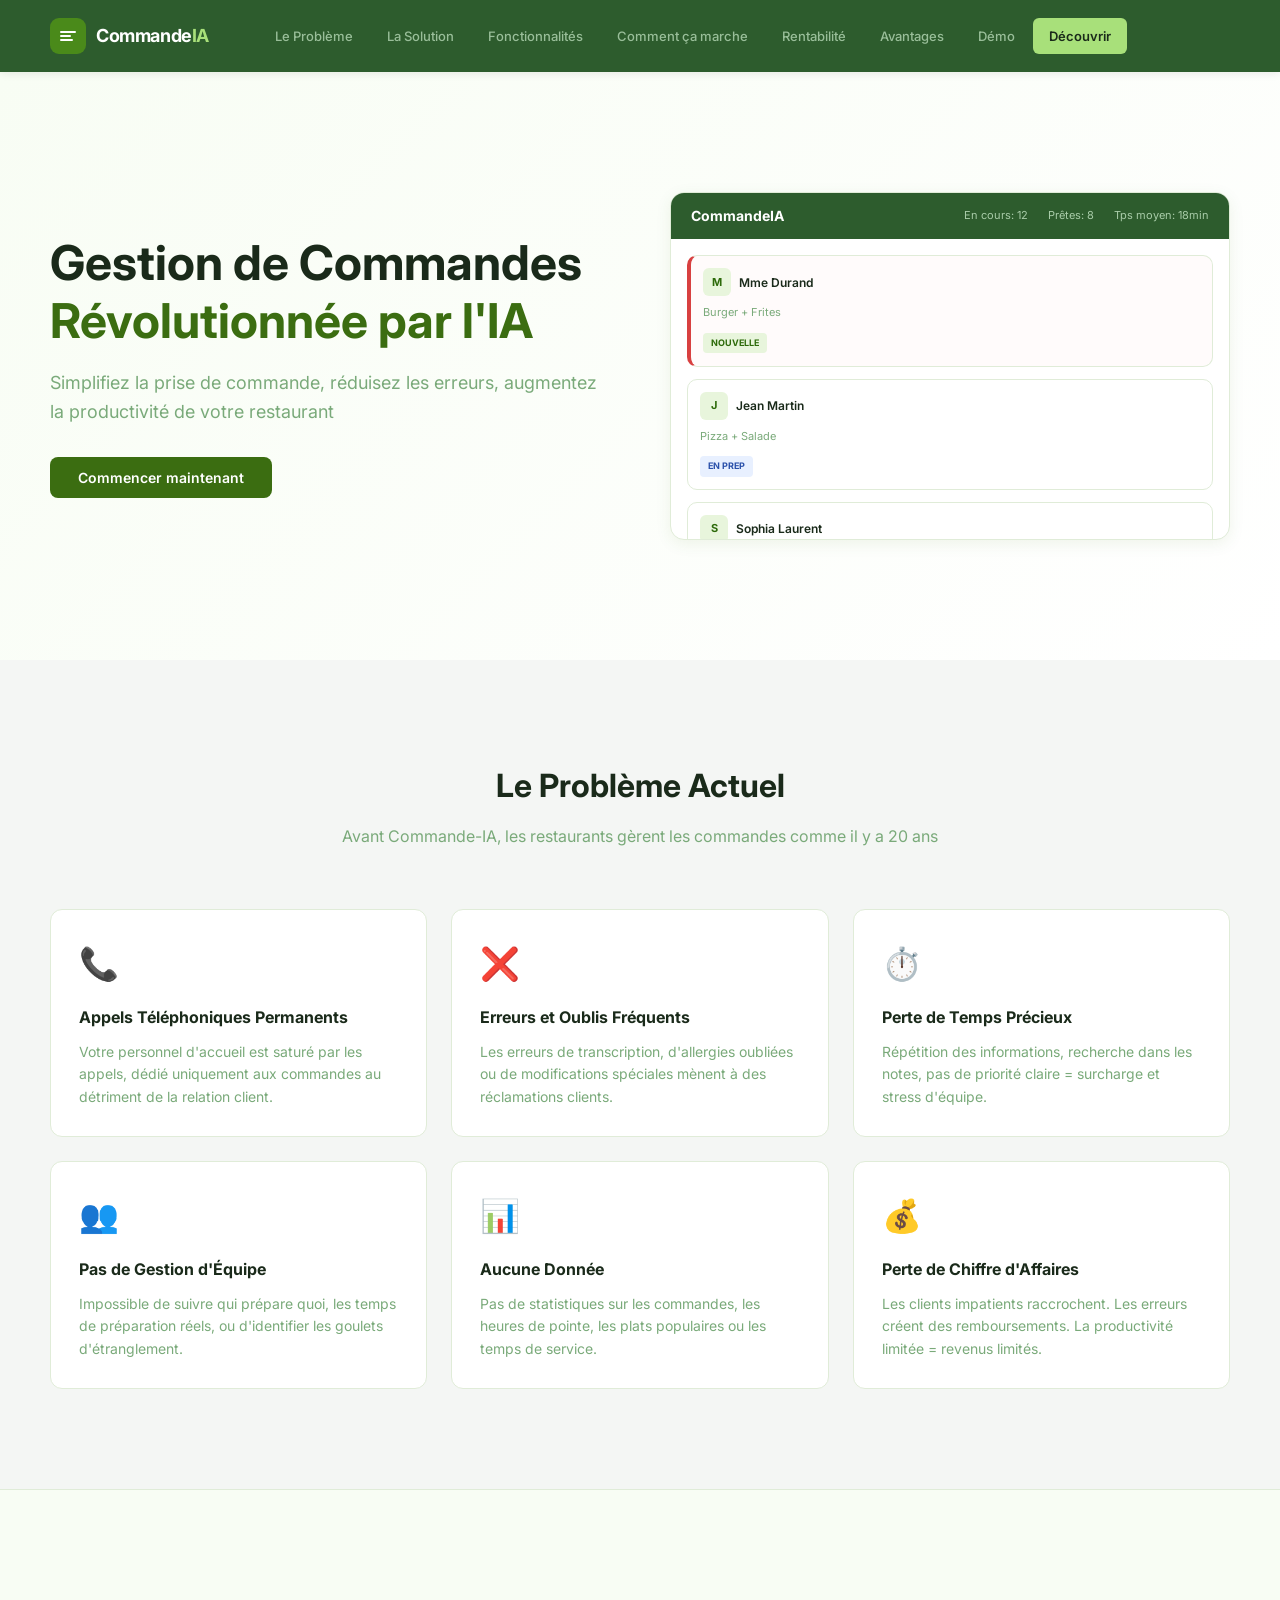
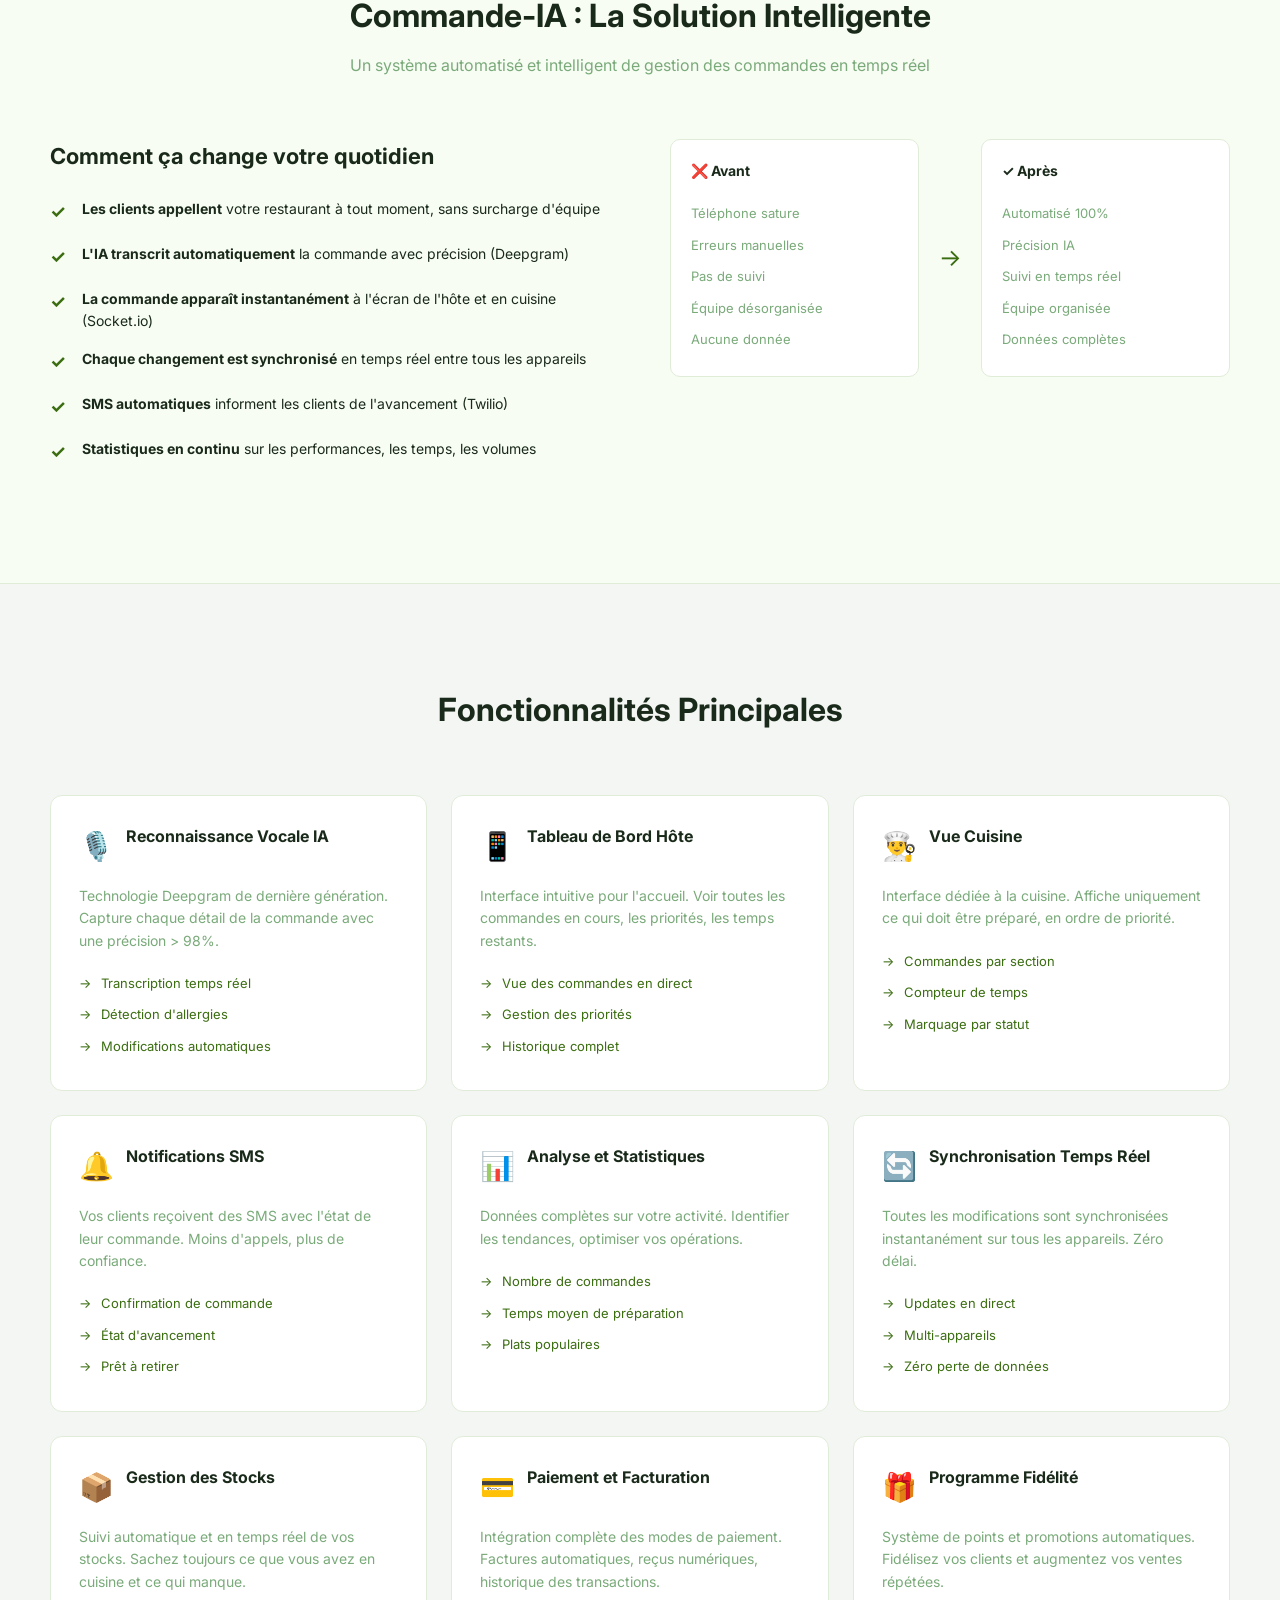
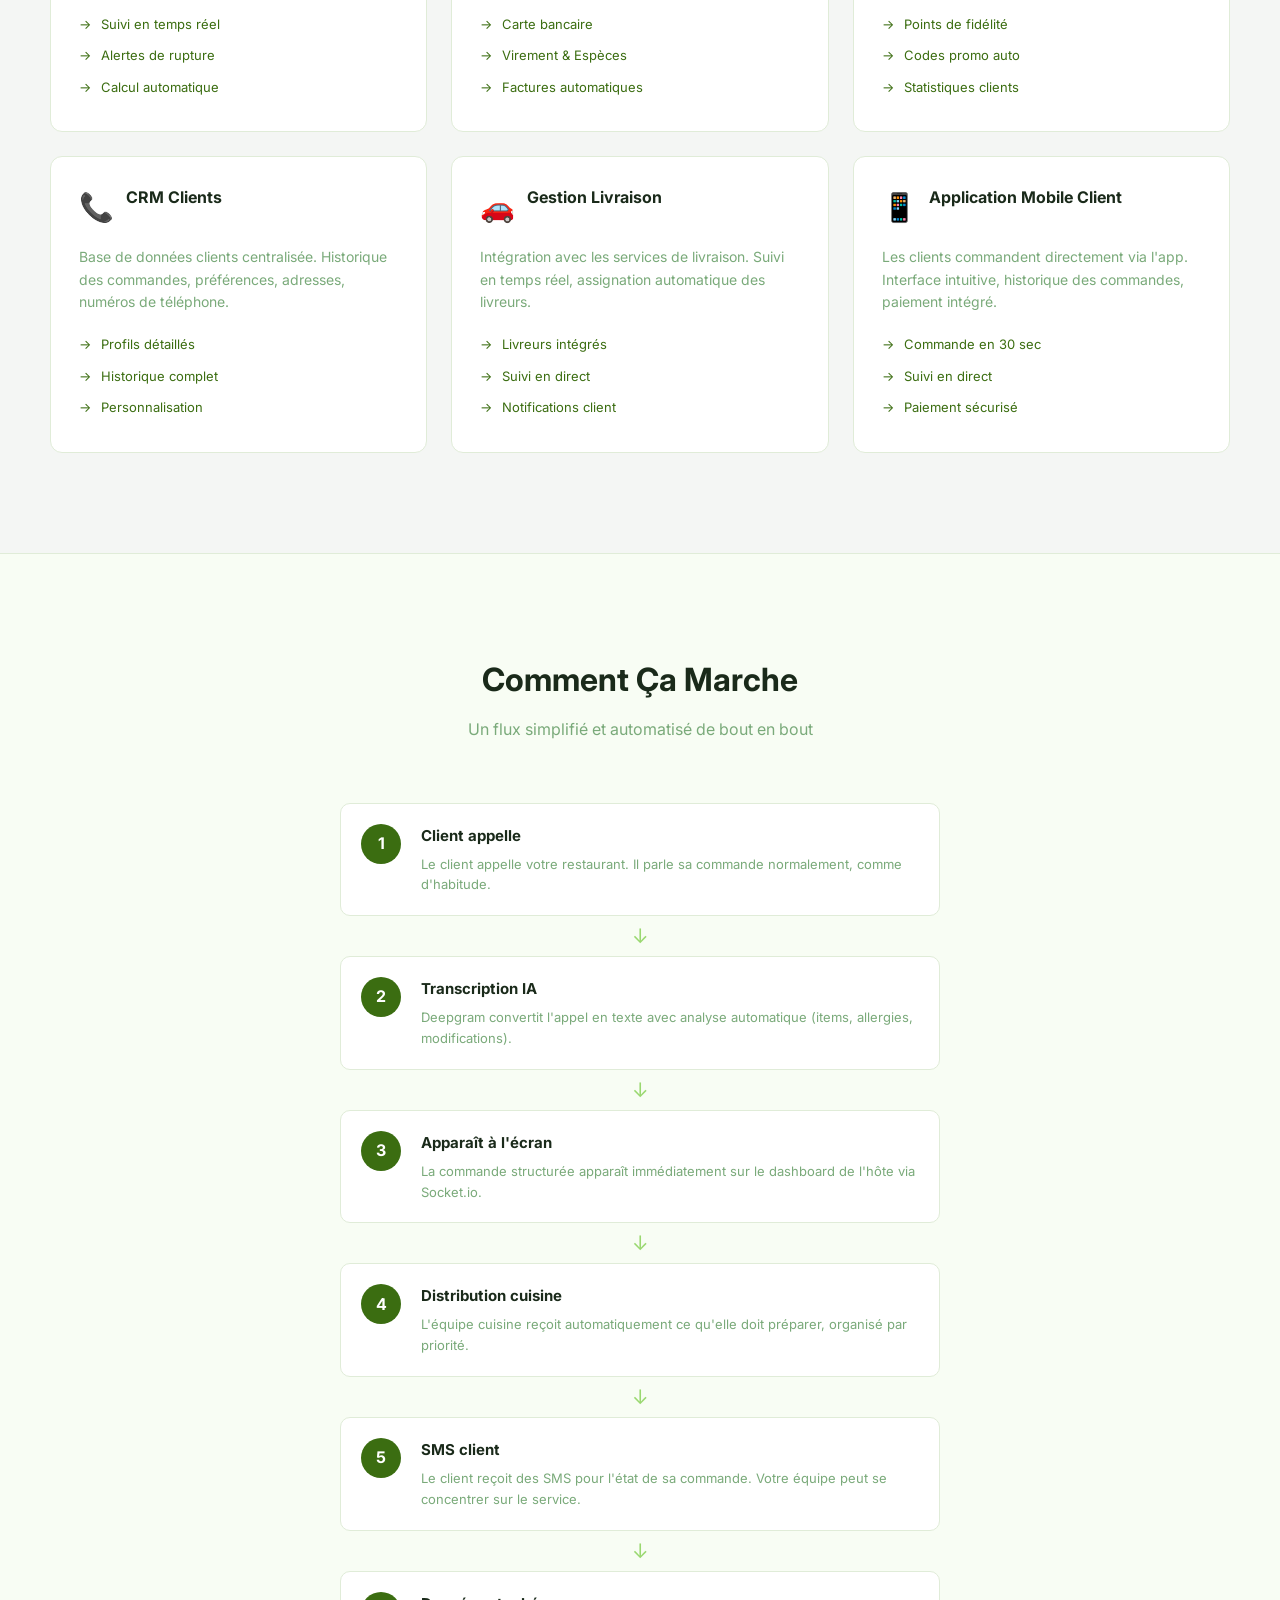
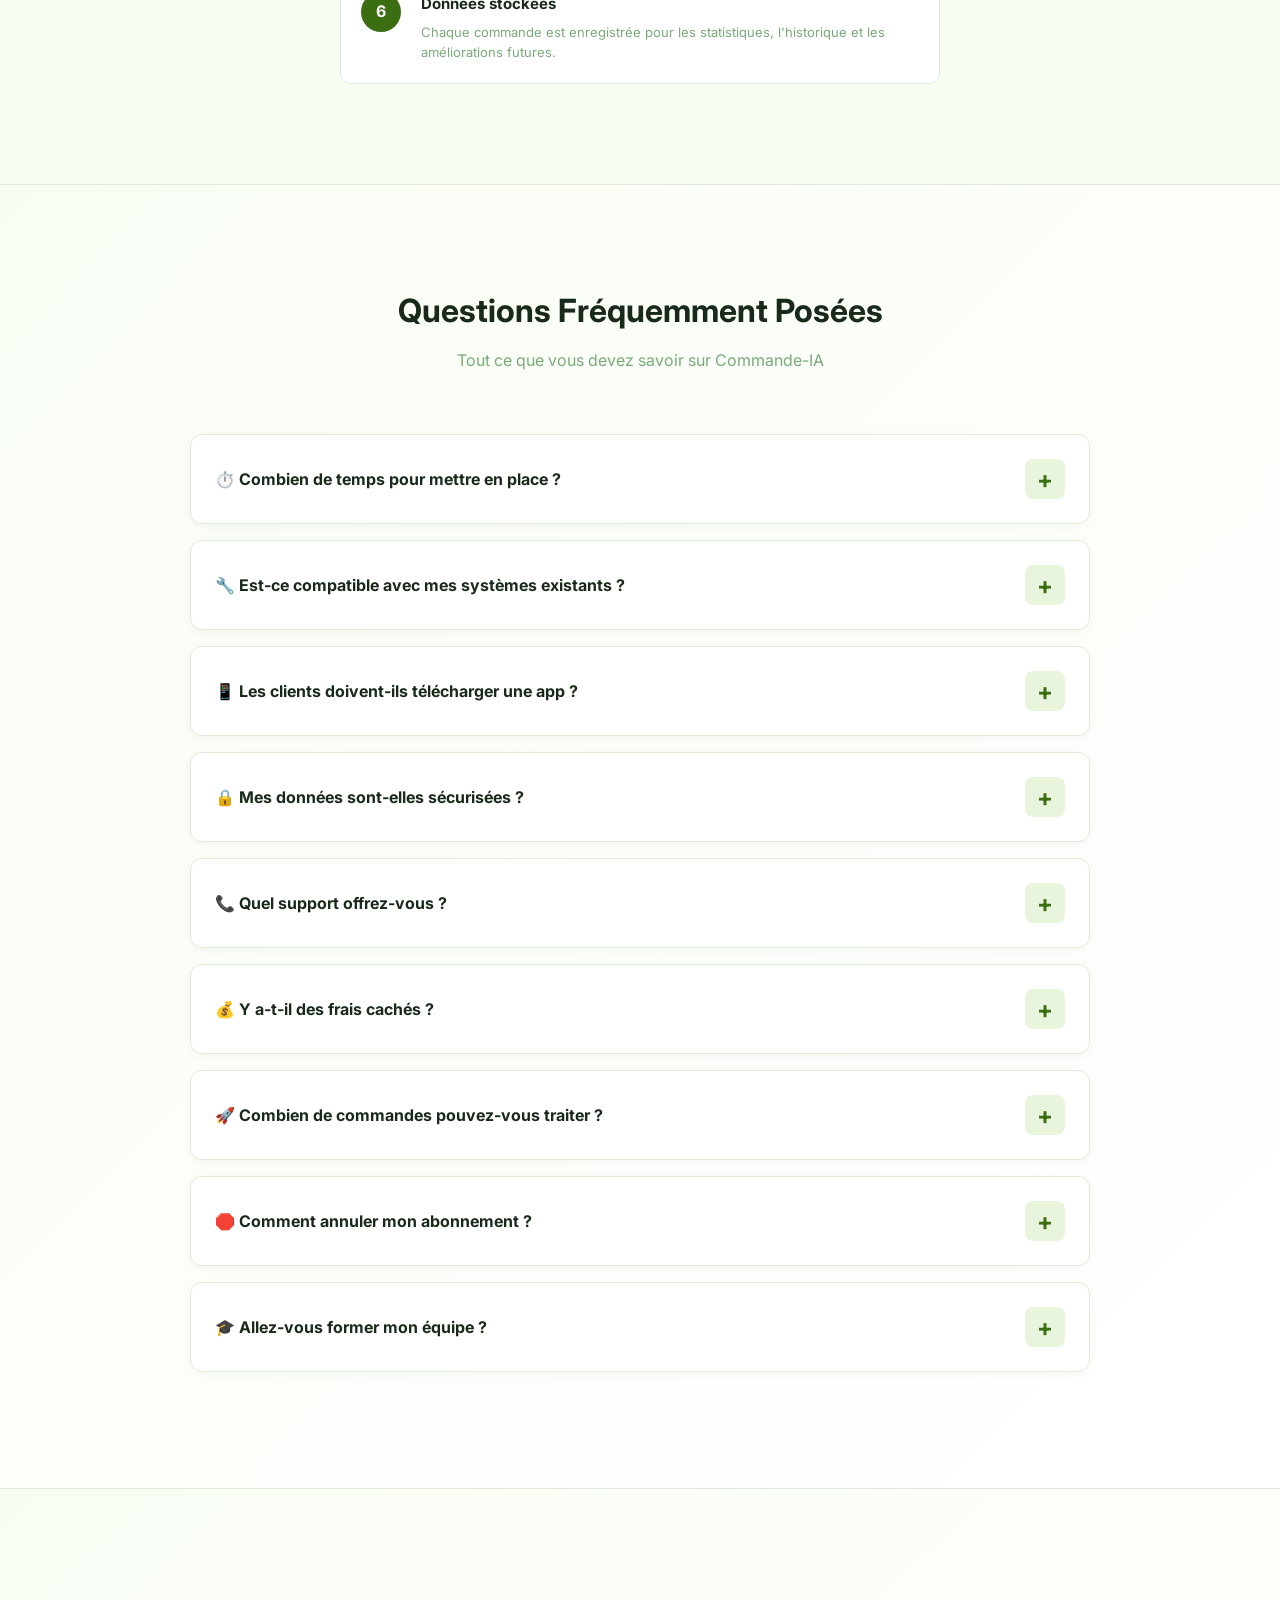
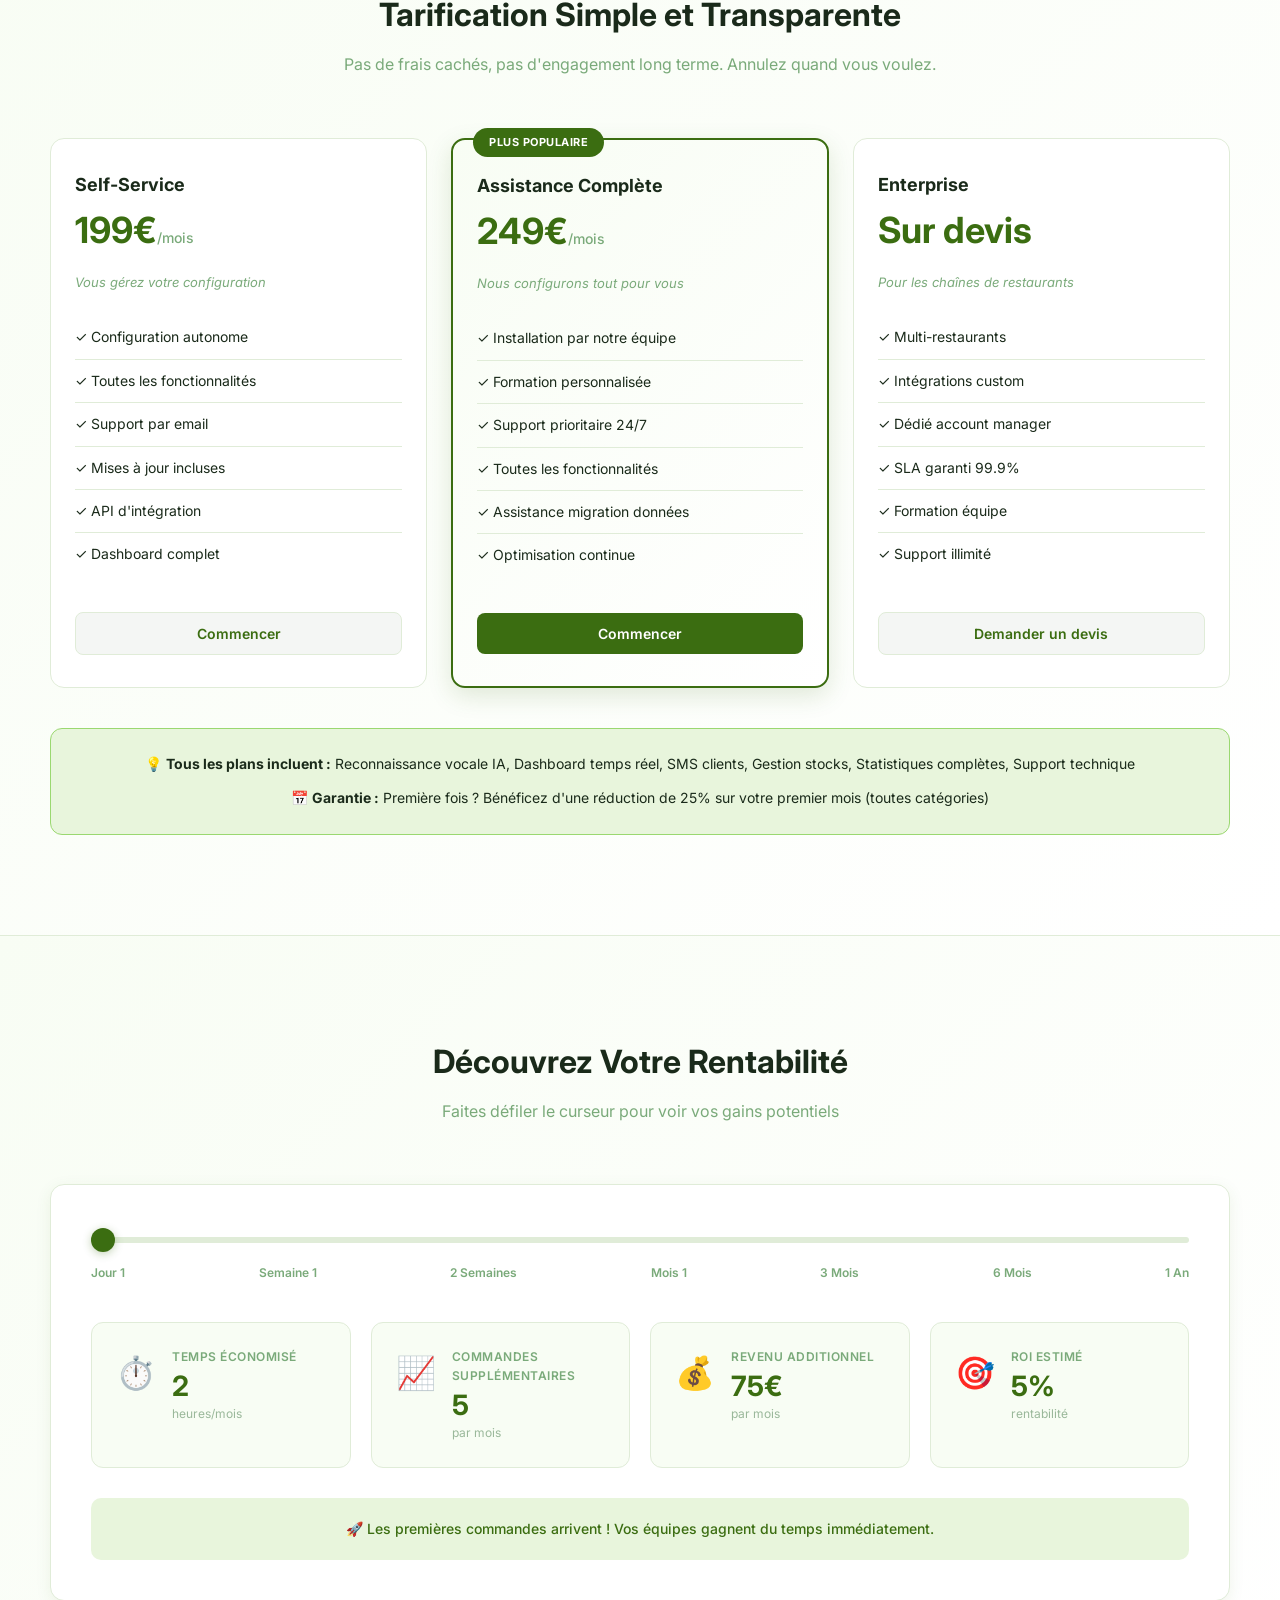
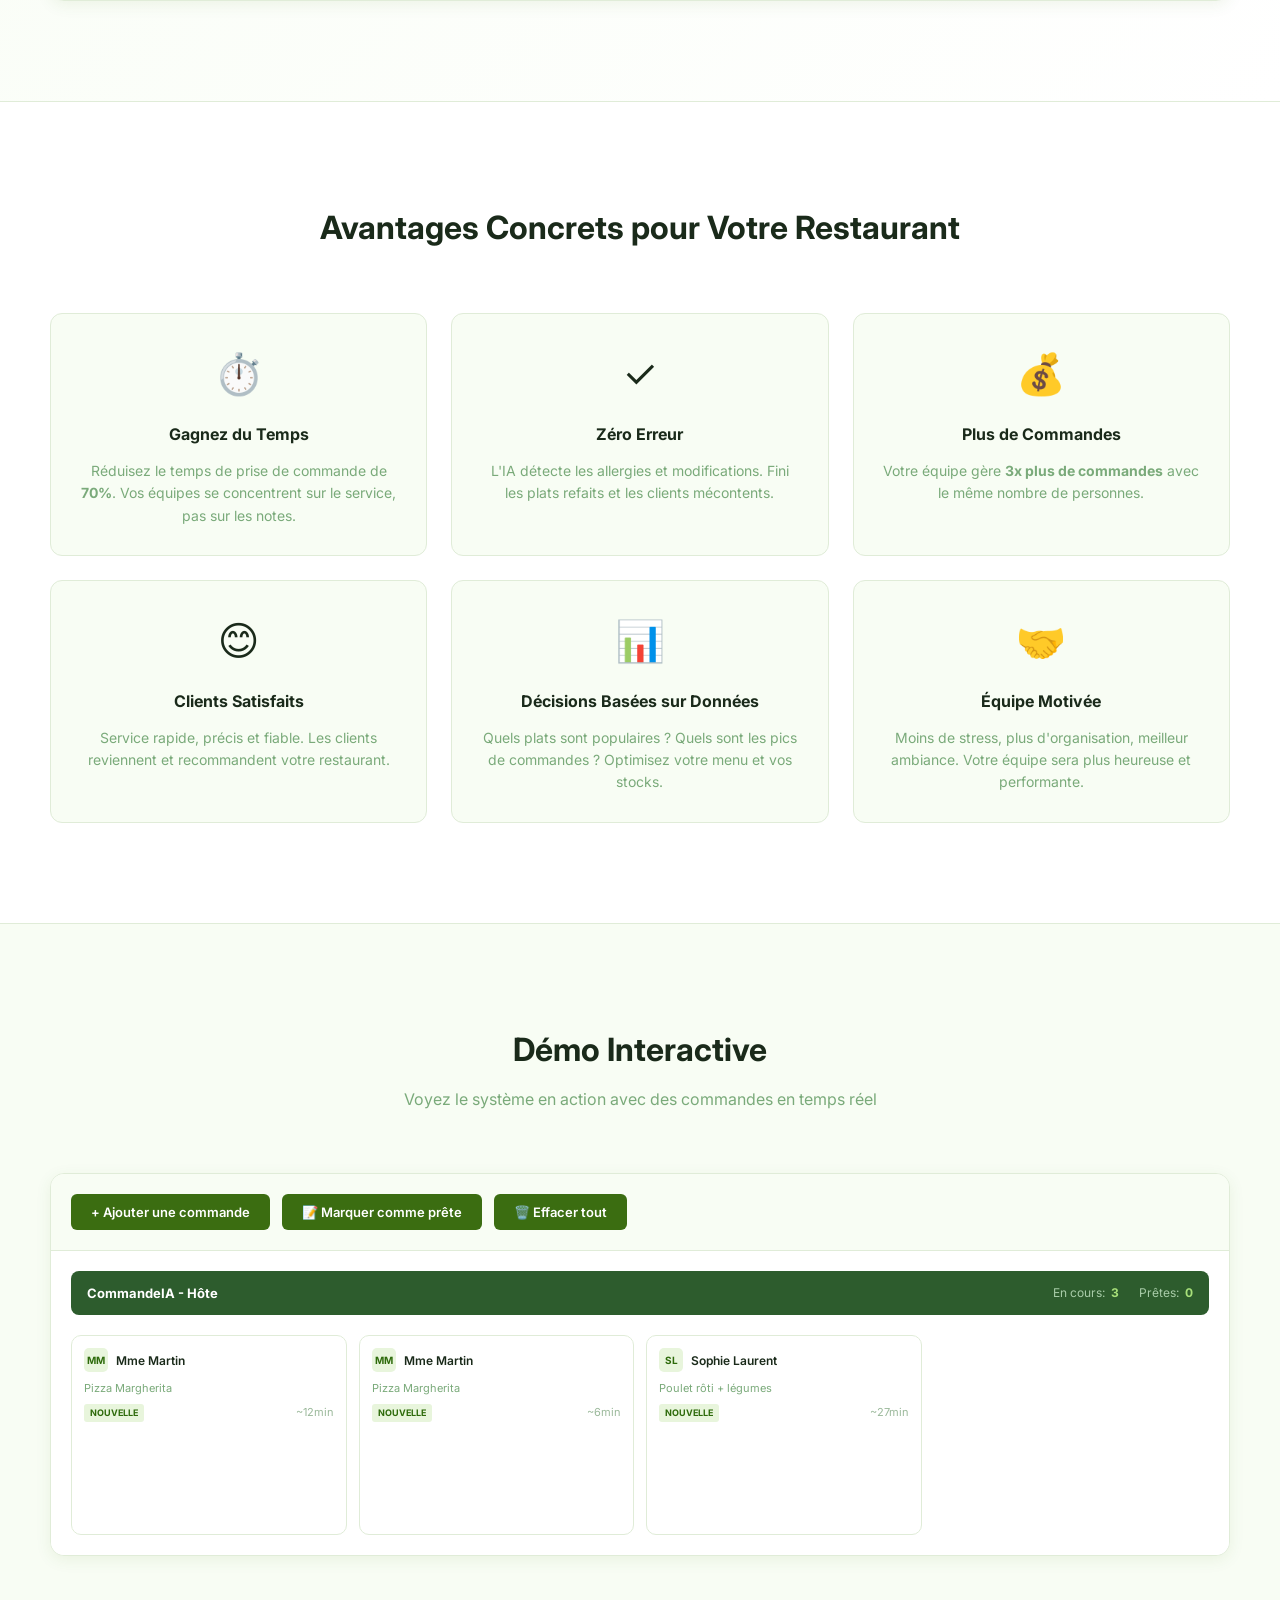
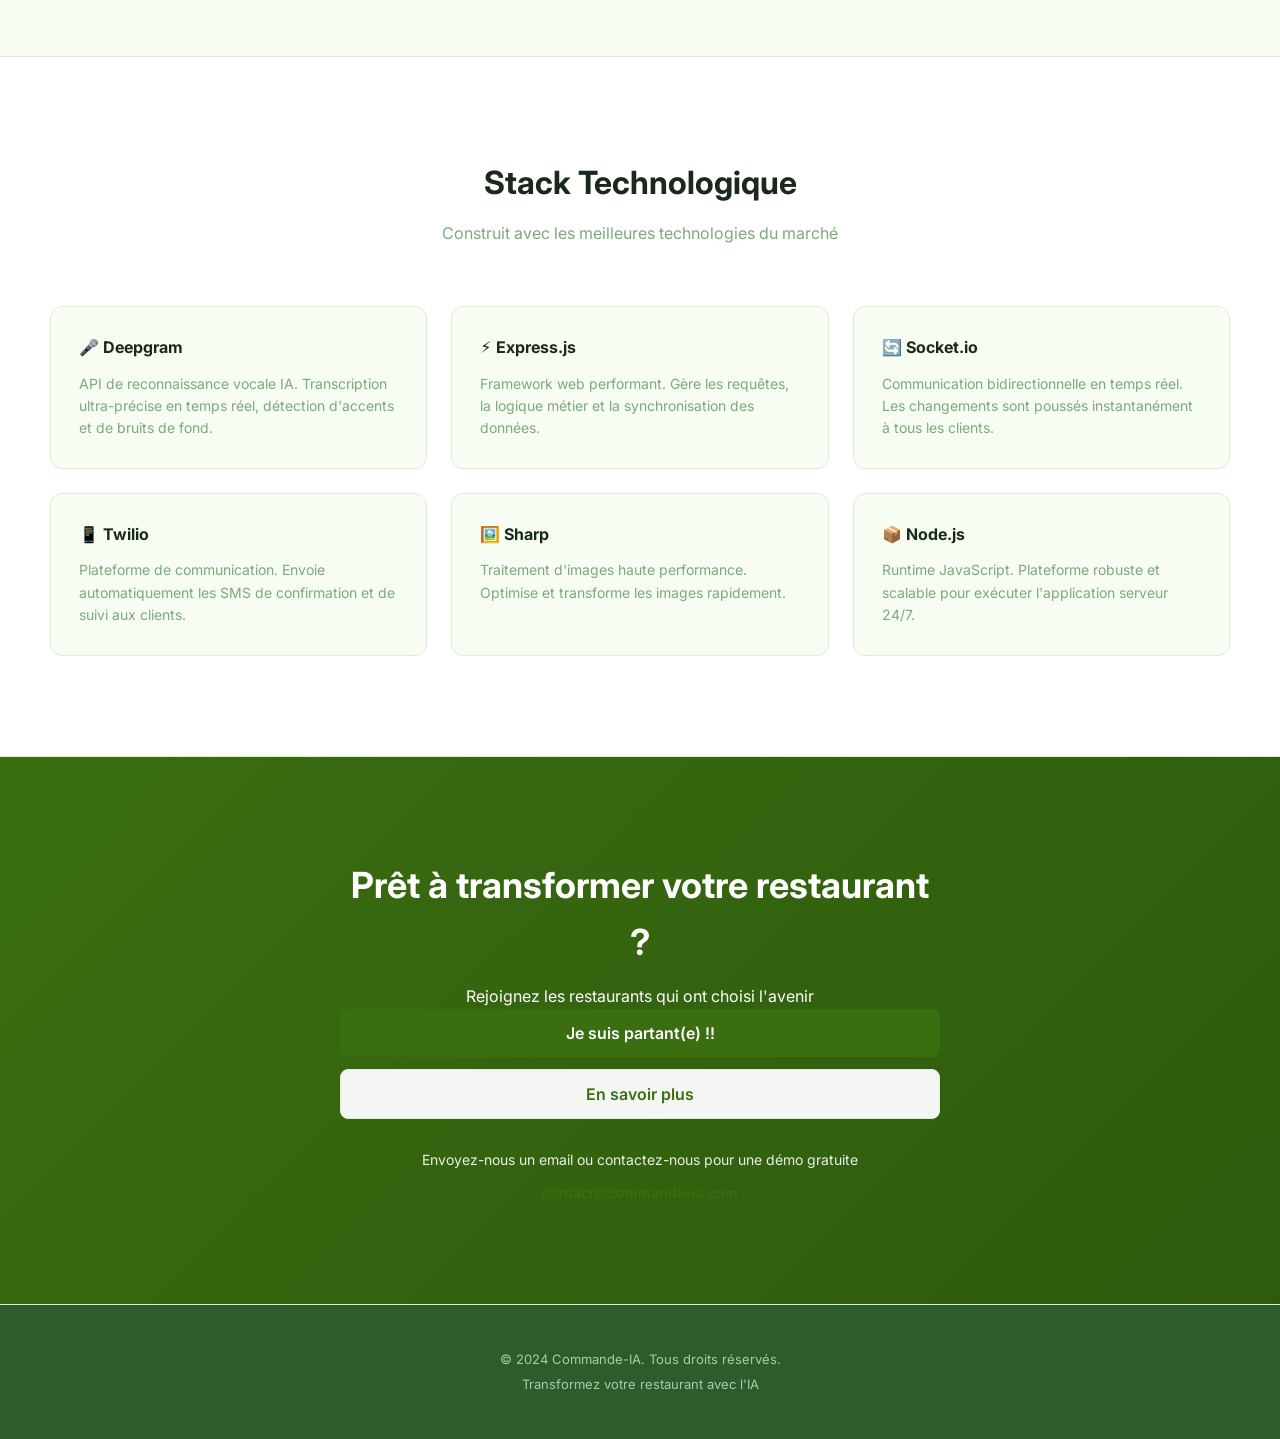
<file: mon site IA/index.html>
<!DOCTYPE html>
<html lang="fr">
<head>
  <meta charset="UTF-8">
  <meta name="viewport" content="width=device-width, initial-scale=1.0">
  <title>Commande-IA - Solution de Gestion des Commandes Restaurant</title>
  <link rel="stylesheet" href="style.css">
  <link href="https://fonts.googleapis.com/css2?family=Inter:wght@400;500;600;700&display=swap" rel="stylesheet">
</head>
<body>
  <header class="header">
    <div class="header-container">
      <div class="logo">
        <div class="logo-icon">
          <svg viewBox="0 0 20 20" fill="none"><path d="M3 6h14M3 10h9M3 14h11" stroke="#fff" stroke-width="2" stroke-linecap="round"/></svg>
        </div>
        <span>Commande<span class="logo-accent">IA</span></span>
      </div>

      <nav class="nav-menu" id="navMenu">
        <a href="#probleme" class="nav-link">Le Problème</a>
        <a href="#solution" class="nav-link">La Solution</a>
        <a href="#features" class="nav-link">Fonctionnalités</a>
        <a href="#comment-ca-marche" class="nav-link">Comment ça marche</a>
        <a href="#rentabilite" class="nav-link">Rentabilité</a>
        <a href="#avantages" class="nav-link">Avantages</a>
        <a href="#demo" class="nav-link">Démo</a>
        <a href="#contact" class="nav-link cta-link">Découvrir</a>
      </nav>

      <button class="hamburger" id="hamburger">
        <span></span>
        <span></span>
        <span></span>
      </button>
    </div>
  </header>

  <main>
    <section class="hero">
      <div class="hero-content">
        <h1>Gestion de Commandes<br><span class="accent-text">Révolutionnée par l'IA</span></h1>
        <p class="hero-subtitle">Simplifiez la prise de commande, réduisez les erreurs, augmentez la productivité de votre restaurant</p>
        <button class="btn btn-primary" id="btnCommencer">Commencer maintenant</button>
      </div>
      <div class="hero-image">
        <div class="dashboard-preview">
          <div class="topbar-mockup">
            <div class="logo-mock">CommandeIA</div>
            <div class="stats-mock">
              <div class="stat-mock">En cours: 12</div>
              <div class="stat-mock">Prêtes: 8</div>
              <div class="stat-mock">Tps moyen: 18min</div>
            </div>
          </div>
          <div class="cards-mockup">
            <div class="card-mock urgent">
              <div class="card-header-mock">
                <span class="avatar-mock">M</span>
                <span class="name-mock">Mme Durand</span>
              </div>
              <div class="card-content-mock">Burger + Frites</div>
              <span class="badge-mock new">NOUVELLE</span>
            </div>
            <div class="card-mock">
              <div class="card-header-mock">
                <span class="avatar-mock">J</span>
                <span class="name-mock">Jean Martin</span>
              </div>
              <div class="card-content-mock">Pizza + Salade</div>
              <span class="badge-mock prep">EN PREP</span>
            </div>
            <div class="card-mock">
              <div class="card-header-mock">
                <span class="avatar-mock">S</span>
                <span class="name-mock">Sophia Laurent</span>
              </div>
              <div class="card-content-mock">Steak frites</div>
              <span class="badge-mock prep">EN PREP</span>
            </div>
          </div>
        </div>
      </div>
    </section>

    <section id="probleme" class="section">
      <div class="section-header">
        <h2>Le Problème Actuel</h2>
        <p>Avant Commande-IA, les restaurants gèrent les commandes comme il y a 20 ans</p>
      </div>
      
      <div class="problems-grid">
        <div class="problem-card">
          <div class="problem-icon">📞</div>
          <h3>Appels Téléphoniques Permanents</h3>
          <p>Votre personnel d'accueil est saturé par les appels, dédié uniquement aux commandes au détriment de la relation client.</p>
        </div>
        
        <div class="problem-card">
          <div class="problem-icon">❌</div>
          <h3>Erreurs et Oublis Fréquents</h3>
          <p>Les erreurs de transcription, d'allergies oubliées ou de modifications spéciales mènent à des réclamations clients.</p>
        </div>
        
        <div class="problem-card">
          <div class="problem-icon">⏱️</div>
          <h3>Perte de Temps Précieux</h3>
          <p>Répétition des informations, recherche dans les notes, pas de priorité claire = surcharge et stress d'équipe.</p>
        </div>
        
        <div class="problem-card">
          <div class="problem-icon">👥</div>
          <h3>Pas de Gestion d'Équipe</h3>
          <p>Impossible de suivre qui prépare quoi, les temps de préparation réels, ou d'identifier les goulets d'étranglement.</p>
        </div>

        <div class="problem-card">
          <div class="problem-icon">📊</div>
          <h3>Aucune Donnée</h3>
          <p>Pas de statistiques sur les commandes, les heures de pointe, les plats populaires ou les temps de service.</p>
        </div>
        
        <div class="problem-card">
          <div class="problem-icon">💰</div>
          <h3>Perte de Chiffre d'Affaires</h3>
          <p>Les clients impatients raccrochent. Les erreurs créent des remboursements. La productivité limitée = revenus limités.</p>
        </div>
      </div>
    </section>

    <section id="solution" class="section solution-section">
      <div class="section-header">
        <h2>Commande-IA : La Solution Intelligente</h2>
        <p>Un système automatisé et intelligent de gestion des commandes en temps réel</p>
      </div>

      <div class="solution-container">
        <div class="solution-text">
          <h3>Comment ça change votre quotidien</h3>
          <ul class="benefits-list">
            <li>
              <span class="check-icon">✓</span>
              <div>
                <strong>Les clients appellent</strong> votre restaurant à tout moment, sans surcharge d'équipe
              </div>
            </li>
            <li>
              <span class="check-icon">✓</span>
              <div>
                <strong>L'IA transcrit automatiquement</strong> la commande avec précision (Deepgram)
              </div>
            </li>
            <li>
              <span class="check-icon">✓</span>
              <div>
                <strong>La commande apparaît instantanément</strong> à l'écran de l'hôte et en cuisine (Socket.io)
              </div>
            </li>
            <li>
              <span class="check-icon">✓</span>
              <div>
                <strong>Chaque changement est synchronisé</strong> en temps réel entre tous les appareils
              </div>
            </li>
            <li>
              <span class="check-icon">✓</span>
              <div>
                <strong>SMS automatiques</strong> informent les clients de l'avancement (Twilio)
              </div>
            </li>
            <li>
              <span class="check-icon">✓</span>
              <div>
                <strong>Statistiques en continu</strong> sur les performances, les temps, les volumes
              </div>
            </li>
          </ul>
        </div>

        <div class="solution-visual">
          <div class="comparison-cards">
            <div class="comparison-before">
              <h4>❌ Avant</h4>
              <ul class="before-list">
                <li>Téléphone sature</li>
                <li>Erreurs manuelles</li>
                <li>Pas de suivi</li>
                <li>Équipe désorganisée</li>
                <li>Aucune donnée</li>
              </ul>
            </div>
            <div class="comparison-arrow">→</div>
            <div class="comparison-after">
              <h4>✓ Après</h4>
              <ul class="after-list">
                <li>Automatisé 100%</li>
                <li>Précision IA</li>
                <li>Suivi en temps réel</li>
                <li>Équipe organisée</li>
                <li>Données complètes</li>
              </ul>
            </div>
          </div>
        </div>
      </div>
    </section>

    <section id="features" class="section">
      <div class="section-header">
        <h2>Fonctionnalités Principales</h2>
      </div>

      <div class="features-grid">
        <div class="feature-card">
          <div class="feature-header">
            <span class="feature-icon">🎙️</span>
            <h3>Reconnaissance Vocale IA</h3>
          </div>
          <p>Technologie Deepgram de dernière génération. Capture chaque détail de la commande avec une précision > 98%.</p>
          <ul class="feature-list">
            <li>Transcription temps réel</li>
            <li>Détection d'allergies</li>
            <li>Modifications automatiques</li>
          </ul>
        </div>

        <div class="feature-card">
          <div class="feature-header">
            <span class="feature-icon">📱</span>
            <h3>Tableau de Bord Hôte</h3>
          </div>
          <p>Interface intuitive pour l'accueil. Voir toutes les commandes en cours, les priorités, les temps restants.</p>
          <ul class="feature-list">
            <li>Vue des commandes en direct</li>
            <li>Gestion des priorités</li>
            <li>Historique complet</li>
          </ul>
        </div>

        <div class="feature-card">
          <div class="feature-header">
            <span class="feature-icon">👨‍🍳</span>
            <h3>Vue Cuisine</h3>
          </div>
          <p>Interface dédiée à la cuisine. Affiche uniquement ce qui doit être préparé, en ordre de priorité.</p>
          <ul class="feature-list">
            <li>Commandes par section</li>
            <li>Compteur de temps</li>
            <li>Marquage par statut</li>
          </ul>
        </div>

        <div class="feature-card">
          <div class="feature-header">
            <span class="feature-icon">🔔</span>
            <h3>Notifications SMS</h3>
          </div>
          <p>Vos clients reçoivent des SMS avec l'état de leur commande. Moins d'appels, plus de confiance.</p>
          <ul class="feature-list">
            <li>Confirmation de commande</li>
            <li>État d'avancement</li>
            <li>Prêt à retirer</li>
          </ul>
        </div>

        <div class="feature-card">
          <div class="feature-header">
            <span class="feature-icon">📊</span>
            <h3>Analyse et Statistiques</h3>
          </div>
          <p>Données complètes sur votre activité. Identifier les tendances, optimiser vos opérations.</p>
          <ul class="feature-list">
            <li>Nombre de commandes</li>
            <li>Temps moyen de préparation</li>
            <li>Plats populaires</li>
          </ul>
        </div>

        <div class="feature-card">
          <div class="feature-header">
            <span class="feature-icon">🔄</span>
            <h3>Synchronisation Temps Réel</h3>
          </div>
          <p>Toutes les modifications sont synchronisées instantanément sur tous les appareils. Zéro délai.</p>
          <ul class="feature-list">
            <li>Updates en direct</li>
            <li>Multi-appareils</li>
            <li>Zéro perte de données</li>
          </ul>
        </div>

        <div class="feature-card">
          <div class="feature-header">
            <span class="feature-icon">📦</span>
            <h3>Gestion des Stocks</h3>
          </div>
          <p>Suivi automatique et en temps réel de vos stocks. Sachez toujours ce que vous avez en cuisine et ce qui manque.</p>
          <ul class="feature-list">
            <li>Suivi en temps réel</li>
            <li>Alertes de rupture</li>
            <li>Calcul automatique</li>
          </ul>
        </div>

        <div class="feature-card">
          <div class="feature-header">
            <span class="feature-icon">💳</span>
            <h3>Paiement et Facturation</h3>
          </div>
          <p>Intégration complète des modes de paiement. Factures automatiques, reçus numériques, historique des transactions.</p>
          <ul class="feature-list">
            <li>Carte bancaire</li>
            <li>Virement & Espèces</li>
            <li>Factures automatiques</li>
          </ul>
        </div>

        <div class="feature-card">
          <div class="feature-header">
            <span class="feature-icon">🎁</span>
            <h3>Programme Fidélité</h3>
          </div>
          <p>Système de points et promotions automatiques. Fidélisez vos clients et augmentez vos ventes répétées.</p>
          <ul class="feature-list">
            <li>Points de fidélité</li>
            <li>Codes promo auto</li>
            <li>Statistiques clients</li>
          </ul>
        </div>

        <div class="feature-card">
          <div class="feature-header">
            <span class="feature-icon">📞</span>
            <h3>CRM Clients</h3>
          </div>
          <p>Base de données clients centralisée. Historique des commandes, préférences, adresses, numéros de téléphone.</p>
          <ul class="feature-list">
            <li>Profils détaillés</li>
            <li>Historique complet</li>
            <li>Personnalisation</li>
          </ul>
        </div>

        <div class="feature-card">
          <div class="feature-header">
            <span class="feature-icon">🚗</span>
            <h3>Gestion Livraison</h3>
          </div>
          <p>Intégration avec les services de livraison. Suivi en temps réel, assignation automatique des livreurs.</p>
          <ul class="feature-list">
            <li>Livreurs intégrés</li>
            <li>Suivi en direct</li>
            <li>Notifications client</li>
          </ul>
        </div>

        <div class="feature-card">
          <div class="feature-header">
            <span class="feature-icon">📱</span>
            <h3>Application Mobile Client</h3>
          </div>
          <p>Les clients commandent directement via l'app. Interface intuitive, historique des commandes, paiement intégré.</p>
          <ul class="feature-list">
            <li>Commande en 30 sec</li>
            <li>Suivi en direct</li>
            <li>Paiement sécurisé</li>
          </ul>
        </div>
      </div>
    </section>

    <section id="comment-ca-marche" class="section process-section">
      <div class="section-header">
        <h2>Comment Ça Marche</h2>
        <p>Un flux simplifié et automatisé de bout en bout</p>
      </div>

      <div class="process-timeline">
        <div class="process-step">
          <div class="step-number">1</div>
          <div class="step-content">
            <h3>Client appelle</h3>
            <p>Le client appelle votre restaurant. Il parle sa commande normalement, comme d'habitude.</p>
          </div>
        </div>

        <div class="process-arrow">↓</div>

        <div class="process-step">
          <div class="step-number">2</div>
          <div class="step-content">
            <h3>Transcription IA</h3>
            <p>Deepgram convertit l'appel en texte avec analyse automatique (items, allergies, modifications).</p>
          </div>
        </div>

        <div class="process-arrow">↓</div>

        <div class="process-step">
          <div class="step-number">3</div>
          <div class="step-content">
            <h3>Apparaît à l'écran</h3>
            <p>La commande structurée apparaît immédiatement sur le dashboard de l'hôte via Socket.io.</p>
          </div>
        </div>

        <div class="process-arrow">↓</div>

        <div class="process-step">
          <div class="step-number">4</div>
          <div class="step-content">
            <h3>Distribution cuisine</h3>
            <p>L'équipe cuisine reçoit automatiquement ce qu'elle doit préparer, organisé par priorité.</p>
          </div>
        </div>

        <div class="process-arrow">↓</div>

        <div class="process-step">
          <div class="step-number">5</div>
          <div class="step-content">
            <h3>SMS client</h3>
            <p>Le client reçoit des SMS pour l'état de sa commande. Votre équipe peut se concentrer sur le service.</p>
          </div>
        </div>

        <div class="process-arrow">↓</div>

        <div class="process-step">
          <div class="step-number">6</div>
          <div class="step-content">
            <h3>Données stockées</h3>
            <p>Chaque commande est enregistrée pour les statistiques, l'historique et les améliorations futures.</p>
          </div>
        </div>
      </div>
    </section>

    <section id="faq" class="section faq-section">
      <div class="section-header">
        <h2>Questions Fréquemment Posées</h2>
        <p>Tout ce que vous devez savoir sur Commande-IA</p>
      </div>

      <div class="faq-container">
        <div class="faq-item">
          <button class="faq-question">
            <span>⏱️ Combien de temps pour mettre en place ?</span>
            <span class="faq-icon">+</span>
          </button>
          <div class="faq-answer">
            <p><strong>Plan Self-Service :</strong> 2-3 jours (vous configurez vous-même via notre interface intuitive)</p>
            <p><strong>Plan Assistance Complète :</strong> 1-2 jours (notre équipe configure tout et vous forme)</p>
            <p>Vous pouvez commencer à recevoir des commandes en moins d'une semaine !</p>
          </div>
        </div>

        <div class="faq-item">
          <button class="faq-question">
            <span>🔧 Est-ce compatible avec mes systèmes existants ?</span>
            <span class="faq-icon">+</span>
          </button>
          <div class="faq-answer">
            <p>Oui ! Commande-IA s'intègre avec :</p>
            <ul style="margin-left: 20px; margin-top: 10px;">
              <li>✓ Les caisses enregistreuses (NCR, PAX, Ingenico, etc.)</li>
              <li>✓ Les services de livraison (Deliveroo, Uber Eats, Glovo, etc.)</li>
              <li>✓ Les systèmes de gestion (Marginalis, Koala, etc.)</li>
              <li>✓ Les numéros de téléphone existants</li>
            </ul>
            <p style="margin-top: 10px;">Notre équipe technique gère toutes les intégrations pour vous.</p>
          </div>
        </div>

        <div class="faq-item">
          <button class="faq-question">
            <span>📱 Les clients doivent-ils télécharger une app ?</span>
            <span class="faq-icon">+</span>
          </button>
          <div class="faq-answer">
            <p><strong>Non, pas obligatoire !</strong> Les clients peuvent :</p>
            <ul style="margin-left: 20px; margin-top: 10px;">
              <li>✓ Appeler directement votre numéro (l'IA prend la commande)</li>
              <li>✓ Commander via une page web simple</li>
              <li>✓ Utiliser l'app mobile (optionnelle, pour plus de confort)</li>
            </ul>
            <p style="margin-top: 10px;">Vous décidez selon vos clients !</p>
          </div>
        </div>

        <div class="faq-item">
          <button class="faq-question">
            <span>🔒 Mes données sont-elles sécurisées ?</span>
            <span class="faq-icon">+</span>
          </button>
          <div class="faq-answer">
            <p><strong>Absolument !</strong> Commande-IA respecte :</p>
            <ul style="margin-left: 20px; margin-top: 10px;">
              <li>✓ RGPD (Protection des données clients)</li>
              <li>✓ PCI DSS (Sécurité des paiements)</li>
              <li>✓ Chiffrement end-to-end de vos données</li>
              <li>✓ Serveurs en France (data centers sécurisés)</li>
              <li>✓ Sauvegardes automatiques quotidiennes</li>
            </ul>
            <p style="margin-top: 10px;">Vos données vous appartiennent 100%.</p>
          </div>
        </div>

        <div class="faq-item">
          <button class="faq-question">
            <span>📞 Quel support offrez-vous ?</span>
            <span class="faq-icon">+</span>
          </button>
          <div class="faq-answer">
            <p><strong>Plan Self-Service (199€) :</strong></p>
            <ul style="margin-left: 20px; margin-top: 10px;">
              <li>• Support par email (réponse sous 24h)</li>
              <li>• Documentation complète & vidéos tuto</li>
              <li>• Communauté utilisateurs</li>
            </ul>
            <p style="margin-top: 15px;"><strong>Plan Assistance Complète (249€) :</strong></p>
            <ul style="margin-left: 20px; margin-top: 10px;">
              <li>• Support prioritaire 24/7 par téléphone/chat</li>
              <li>• Formation personnalisée</li>
              <li>• Dédié account manager</li>
              <li>• Mises à jour prioritaires</li>
            </ul>
          </div>
        </div>

        <div class="faq-item">
          <button class="faq-question">
            <span>💰 Y a-t-il des frais cachés ?</span>
            <span class="faq-icon">+</span>
          </button>
          <div class="faq-answer">
            <p><strong>Non, zéro frais caché !</strong></p>
            <ul style="margin-left: 20px; margin-top: 10px;">
              <li>✓ 199€ ou 249€/mois, c'est tout</li>
              <li>✓ Pas de frais de mise en place</li>
              <li>✓ Pas de frais de transaction</li>
              <li>✓ Pas d'engagement long terme (annulez quand vous voulez)</li>
              <li>✓ Réduction au premier jour</li>
              <li>✓ Réajustement possible si on atteind une masse d'appel excessive (d'un mois à l'autre)</li>
            </ul>
            <p style="margin-top: 10px;">Transparence totale.</p>
          </div>
        </div>

        <div class="faq-item">
          <button class="faq-question">
            <span>🚀 Combien de commandes pouvez-vous traiter ?</span>
            <span class="faq-icon">+</span>
          </button>
          <div class="faq-answer">
            <p><strong>Illimité !</strong> Notre infrastructure peut gérer :</p>
            <ul style="margin-left: 20px; margin-top: 10px;">
              <li>• 100+ commandes/jour sans souci</li>
              <li>• Pics de charge sans ralentissement</li>
              <li>• Multi-restaurants sur un seul compte (plan Enterprise)</li>
            </ul>
            <p style="margin-top: 10px;">Plus vous avez de commandes, plus ça se rentabilise !</p>
          </div>
        </div>

        <div class="faq-item">
          <button class="faq-question">
            <span>🛑 Comment annuler mon abonnement ?</span>
            <span class="faq-icon">+</span>
          </button>
          <div class="faq-answer">
            <p><strong>Très simple !</strong></p>
            <ul style="margin-left: 20px; margin-top: 10px;">
              <li>• Aucun préavis nécessaire</li>
              <li>• 1 clic pour annuler depuis votre dashboard</li>
              <li>• Pas de pénalité</li>
              <li>• Vos données vous sont restituées</li>
            </ul>
            <p style="margin-top: 10px;">Nous voulons que vous restiez parce que vous aimez le produit, pas par obligation !</p>
          </div>
        </div>

        <div class="faq-item">
          <button class="faq-question">
            <span>🎓 Allez-vous former mon équipe ?</span>
            <span class="faq-icon">+</span>
          </button>
          <div class="faq-answer">
            <p><strong>Oui, toujours !</strong></p>
            <ul style="margin-left: 20px; margin-top: 10px;">
              <li>✓ Formation live avec votre équipe (1-2h)</li>
              <li>✓ Vidéos tuto personnalisées</li>
              <li>✓ Documentation détaillée</li>
              <li>✓ Support continu pendant 30 jours</li>
              <li>✓ Je serais joignable 7j/7</li>
            </ul>
            <p style="margin-top: 10px;">Plan Assistance Complète : formation sans coût supplémentaire incluse.</p>
          </div>
        </div>
      </div>
    </section>

    <section id="pricing" class="section pricing-section">
      <div class="section-header">
        <h2>Tarification Simple et Transparente</h2>
        <p>Pas de frais cachés, pas d'engagement long terme. Annulez quand vous voulez.</p>
      </div>

      <div class="pricing-container">
        <div class="pricing-card">
          <div class="pricing-header">
            <h3>Self-Service</h3>
            <div class="price">199€<span>/mois</span></div>
          </div>
          <div class="pricing-description">Vous gérez votre configuration</div>
          <ul class="pricing-list">
            <li>✓ Configuration autonome</li>
            <li>✓ Toutes les fonctionnalités</li>
            <li>✓ Support par email</li>
            <li>✓ Mises à jour incluses</li>
            <li>✓ API d'intégration</li>
            <li>✓ Dashboard complet</li>
          </ul>
          <button class="btn btn-secondary btn-full pricing-btn">Commencer</button>
        </div>

        <div class="pricing-card pricing-popular">
          <div class="pricing-badge">PLUS POPULAIRE</div>
          <div class="pricing-header">
            <h3>Assistance Complète</h3>
            <div class="price">249€<span>/mois</span></div>
          </div>
          <div class="pricing-description">Nous configurons tout pour vous</div>
          <ul class="pricing-list">
            <li>✓ Installation par notre équipe</li>
            <li>✓ Formation personnalisée</li>
            <li>✓ Support prioritaire 24/7</li>
            <li>✓ Toutes les fonctionnalités</li>
            <li>✓ Assistance migration données</li>
            <li>✓ Optimisation continue</li>
          </ul>
          <button class="btn btn-primary btn-full pricing-btn">Commencer</button>
        </div>

        <div class="pricing-card">
          <div class="pricing-header">
            <h3>Enterprise</h3>
            <div class="price">Sur devis</div>
          </div>
          <div class="pricing-description">Pour les chaînes de restaurants</div>
          <ul class="pricing-list">
            <li>✓ Multi-restaurants</li>
            <li>✓ Intégrations custom</li>
            <li>✓ Dédié account manager</li>
            <li>✓ SLA garanti 99.9%</li>
            <li>✓ Formation équipe</li>
            <li>✓ Support illimité</li>
          </ul>
          <button class="btn btn-secondary btn-full pricing-btn">Demander un devis</button>
        </div>
      </div>

      <div class="pricing-info">
        <p>💡 <strong>Tous les plans incluent :</strong> Reconnaissance vocale IA, Dashboard temps réel, SMS clients, Gestion stocks, Statistiques complètes, Support technique</p>
        <p style="margin-top: 12px;">📅 <strong>Garantie :</strong> Première fois ? Bénéficez d'une réduction de 25% sur votre premier mois (toutes catégories)</p>
      </div>
    </section>

    <section id="rentabilite" class="section rentabilite-section">
      <div class="section-header">
        <h2>Découvrez Votre Rentabilité</h2>
        <p>Faites défiler le curseur pour voir vos gains potentiels</p>
      </div>

      <div class="rentabilite-container">
        <div class="slider-wrapper">
          <input type="range" id="rentabiliteSlider" min="0" max="100" value="0" class="rentabilite-slider">
          <div class="slider-labels">
            <span>Jour 1</span>
            <span>Semaine 1</span>
            <span>2 Semaines</span>
            <span>Mois 1</span>
            <span>3 Mois</span>
            <span>6 Mois</span>
            <span>1 An</span>
          </div>
        </div>

        <div class="rentabilite-stats">
          <div class="stat-box">
            <div class="stat-icon">⏱️</div>
            <div class="stat-content">
              <div class="stat-title">Temps Économisé</div>
              <div class="stat-value" id="statTemps">0</div>
              <div class="stat-unit">heures/mois</div>
            </div>
          </div>

          <div class="stat-box">
            <div class="stat-icon">📈</div>
            <div class="stat-content">
              <div class="stat-title">Commandes Supplémentaires</div>
              <div class="stat-value" id="statCommandes">0</div>
              <div class="stat-unit">par mois</div>
            </div>
          </div>

          <div class="stat-box">
            <div class="stat-icon">💰</div>
            <div class="stat-content">
              <div class="stat-title">Revenu Additionnel</div>
              <div class="stat-value" id="statRevenu">0€</div>
              <div class="stat-unit">par mois</div>
            </div>
          </div>

          <div class="stat-box">
            <div class="stat-icon">🎯</div>
            <div class="stat-content">
              <div class="stat-title">ROI Estimé</div>
              <div class="stat-value" id="statROI">0%</div>
              <div class="stat-unit">rentabilité</div>
            </div>
          </div>
        </div>

        <div class="rentabilite-description" id="rentabiliteDesc">
          <p>👈 Faites défiler le curseur pour voir comment votre restaurant deviendra rentable avec Commande-IA</p>
        </div>
      </div>
    </section>

    <section id="avantages" class="section advantages-section">
      <div class="section-header">
        <h2>Avantages Concrets pour Votre Restaurant</h2>
      </div>

      <div class="advantages-grid">
        <div class="advantage-item">
          <div class="advantage-icon">⏱️</div>
          <h3>Gagnez du Temps</h3>
          <p>Réduisez le temps de prise de commande de <strong>70%</strong>. Vos équipes se concentrent sur le service, pas sur les notes.</p>
        </div>

        <div class="advantage-item">
          <div class="advantage-icon">✓</div>
          <h3>Zéro Erreur</h3>
          <p>L'IA détecte les allergies et modifications. Fini les plats refaits et les clients mécontents.</p>
        </div>

        <div class="advantage-item">
          <div class="advantage-icon">💰</div>
          <h3>Plus de Commandes</h3>
          <p>Votre équipe gère <strong>3x plus de commandes</strong> avec le même nombre de personnes.</p>
        </div>

        <div class="advantage-item">
          <div class="advantage-icon">😊</div>
          <h3>Clients Satisfaits</h3>
          <p>Service rapide, précis et fiable. Les clients reviennent et recommandent votre restaurant.</p>
        </div>

        <div class="advantage-item">
          <div class="advantage-icon">📊</div>
          <h3>Décisions Basées sur Données</h3>
          <p>Quels plats sont populaires ? Quels sont les pics de commandes ? Optimisez votre menu et vos stocks.</p>
        </div>

        <div class="advantage-item">
          <div class="advantage-icon">🤝</div>
          <h3>Équipe Motivée</h3>
          <p>Moins de stress, plus d'organisation, meilleur ambiance. Votre équipe sera plus heureuse et performante.</p>
        </div>
      </div>
    </section>

    <section id="demo" class="section demo-section">
      <div class="section-header">
        <h2>Démo Interactive</h2>
        <p>Voyez le système en action avec des commandes en temps réel</p>
      </div>

      <div class="demo-container">
        <div class="demo-controls">
          <button class="demo-btn" id="btnAdd">+ Ajouter une commande</button>
          <button class="demo-btn" id="btnUpdate">📝 Marquer comme prête</button>
          <button class="demo-btn" id="btnClear">🗑️ Effacer tout</button>
        </div>

        <div class="demo-dashboard">
          <div class="demo-header">
            <div class="demo-logo">CommandeIA - Hôte</div>
            <div class="demo-stats">
              <div class="demo-stat">
                <span class="demo-stat-label">En cours:</span>
                <span class="demo-stat-value" id="demo-count">0</span>
              </div>
              <div class="demo-stat">
                <span class="demo-stat-label">Prêtes:</span>
                <span class="demo-stat-value" id="demo-ready">0</span>
              </div>
            </div>
          </div>

          <div class="demo-cards" id="demo-orders">
            <div class="demo-empty">
              <p>Aucune commande pour le moment</p>
              <p style="font-size: 12px; color: #9ab89a; margin-top: 10px;">Cliquez sur "Ajouter une commande" pour commencer</p>
            </div>
          </div>
        </div>
      </div>
    </section>

    <section class="section tech-section">
      <div class="section-header">
        <h2>Stack Technologique</h2>
        <p>Construit avec les meilleures technologies du marché</p>
      </div>

      <div class="tech-grid">
        <div class="tech-card">
          <h3>🎤 Deepgram</h3>
          <p>API de reconnaissance vocale IA. Transcription ultra-précise en temps réel, détection d'accents et de bruits de fond.</p>
        </div>

        <div class="tech-card">
          <h3>⚡ Express.js</h3>
          <p>Framework web performant. Gère les requêtes, la logique métier et la synchronisation des données.</p>
        </div>

        <div class="tech-card">
          <h3>🔄 Socket.io</h3>
          <p>Communication bidirectionnelle en temps réel. Les changements sont poussés instantanément à tous les clients.</p>
        </div>

        <div class="tech-card">
          <h3>📱 Twilio</h3>
          <p>Plateforme de communication. Envoie automatiquement les SMS de confirmation et de suivi aux clients.</p>
        </div>

        <div class="tech-card">
          <h3>🖼️ Sharp</h3>
          <p>Traitement d'images haute performance. Optimise et transforme les images rapidement.</p>
        </div>

        <div class="tech-card">
          <h3>📦 Node.js</h3>
          <p>Runtime JavaScript. Plateforme robuste et scalable pour exécuter l'application serveur 24/7.</p>
        </div>
      </div>
    </section>

    <section id="essai-gratuit" class="section cta-section">
      <div class="cta-content">
        <h2>Prêt à transformer votre restaurant ?</h2>
        <p>Rejoignez les restaurants qui ont choisi l'avenir</p>
        
        <div class="cta-buttons">
          <button class="btn btn-primary btn-lg btn-full" id="btnPartant">Je suis partant(e) !!</button>
          <button class="btn btn-secondary btn-lg btn-full" id="btnSavoirPlus">En savoir plus</button>
        </div>

        <div class="contact-info">
          <p>Envoyez-nous un email ou contactez-nous pour une démo gratuite</p>
          <p style="color: #3B6D11; font-weight: 600; margin-top: 10px;">contact@commande-ia.com</p>
        </div>
      </div>
    </section>
  </main>

  <footer class="footer">
    <div class="footer-content">
      <p>&copy; 2024 Commande-IA. Tous droits réservés.</p>
      <p>Transformez votre restaurant avec l'IA</p>
    </div>
  </footer>

  <div class="modal" id="navigationModal">
    <div class="modal-content">
      <div class="modal-header">
        <h2>Je suis partant(e) !!</h2>
        <button class="modal-close" id="btnCloseModal">✕</button>
      </div>
      <div class="modal-body">
        <form id="contactForm" style="display: none;">
          <div style="margin-bottom: 16px;">
            <label style="display: block; font-size: 14px; font-weight: 600; color: #1a2a1a; margin-bottom: 6px;">Prénom</label>
            <input type="text" id="formPrenom" placeholder="Votre prénom" style="width: 100%; padding: 10px; border: 1.5px solid #e0ecd8; border-radius: 8px; font-size: 14px; font-family: Inter, sans-serif;" required>
          </div>
          <div style="margin-bottom: 16px;">
            <label style="display: block; font-size: 14px; font-weight: 600; color: #1a2a1a; margin-bottom: 6px;">Nom</label>
            <input type="text" id="formNom" placeholder="Votre nom" style="width: 100%; padding: 10px; border: 1.5px solid #e0ecd8; border-radius: 8px; font-size: 14px; font-family: Inter, sans-serif;" required>
          </div>
          <div style="margin-bottom: 16px;">
            <label style="display: block; font-size: 14px; font-weight: 600; color: #1a2a1a; margin-bottom: 6px;">Email</label>
            <input type="email" id="formEmail" placeholder="votre@email.com" style="width: 100%; padding: 10px; border: 1.5px solid #e0ecd8; border-radius: 8px; font-size: 14px; font-family: Inter, sans-serif;" required>
          </div>
          <div style="margin-bottom: 20px; display: flex; align-items: center; gap: 10px;">
            <input type="checkbox" id="formCheckbox" style="width: 18px; height: 18px; cursor: pointer; accent-color: #3B6D11;">
            <label for="formCheckbox" style="font-size: 14px; color: #1a2a1a; cursor: pointer; font-weight: 500;">Je suis partant(e) pour tester Commande-IA</label>
          </div>
          <button type="submit" class="btn btn-primary btn-full" style="margin-top: 10px; width: 100%; padding: 12px;">Envoyer ma demande</button>
        </form>

        <div class="nav-options" id="navOptions">
          <button class="nav-option" id="navProbleme">
            <div class="option-icon">❌</div>
            <div class="option-text">
              <strong>Le Problème</strong>
              <p>Comprendre les défis actuels</p>
            </div>
          </button>
          <button class="nav-option" id="navSolution">
            <div class="option-icon">✓</div>
            <div class="option-text">
              <strong>La Solution</strong>
              <p>Comment ça change tout</p>
            </div>
          </button>
          <button class="nav-option" id="navFeatures">
            <div class="option-icon">⚙️</div>
            <div class="option-text">
              <strong>Fonctionnalités</strong>
              <p>Ce que vous obtenez</p>
            </div>
          </button>
          <button class="nav-option" id="navMarche">
            <div class="option-icon">🔄</div>
            <div class="option-text">
              <strong>Comment ça marche</strong>
              <p>Le processus détaillé</p>
            </div>
          </button>
          <button class="nav-option" id="navRentabilite">
            <div class="option-icon">💰</div>
            <div class="option-text">
              <strong>Rentabilité</strong>
              <p>Voir vos gains</p>
            </div>
          </button>
          <button class="nav-option" id="navAvantages">
            <div class="option-icon">⭐</div>
            <div class="option-text">
              <strong>Avantages</strong>
              <p>Ce que vous gagnez</p>
            </div>
          </button>
          <button class="nav-option" id="navDemo">
            <div class="option-icon">🎮</div>
            <div class="option-text">
              <strong>Démo Interactive</strong>
              <p>Voyez-le en action</p>
            </div>
          </button>
        </div>
      </div>
      <div class="modal-footer">
        <button class="btn btn-primary btn-full" id="btnModalPartant">Je suis partant(e) !!</button>
      </div>
    </div>
  </div>

  <script>
    let demoOrders = [];
    let demoOrderId = 0;
    const demoData = [
      { name: 'M. Dupont', dishes: 'Burger + Frites' },
      { name: 'Mme Martin', dishes: 'Pizza Margherita' },
      { name: 'Jean Petit', dishes: 'Steak + Salade' },
      { name: 'Sophie Laurent', dishes: 'Poulet rôti + légumes' },
      { name: 'M. Bernard', dishes: 'Pâtes Carbonara' }
    ];

    function addDemoOrder() {
      const randomData = demoData[Math.floor(Math.random() * demoData.length)];
      const order = {
        id: demoOrderId++,
        name: randomData.name,
        dishes: randomData.dishes,
        status: 'new',
        time: Math.floor(Math.random() * 25) + 5
      };
      demoOrders.push(order);
      if (demoOrders.length > 6) demoOrders.shift();
      renderDemoOrders();
    }

    function updateDemoOrder() {
      if (demoOrders.length === 0) return;
      const randomIdx = Math.floor(Math.random() * demoOrders.length);
      const statuses = ['new', 'prep', 'ready'];
      const currentIdx = statuses.indexOf(demoOrders[randomIdx].status);
      if (currentIdx < statuses.length - 1) {
        demoOrders[randomIdx].status = statuses[currentIdx + 1];
      } else {
        demoOrders.splice(randomIdx, 1);
      }
      renderDemoOrders();
    }

    function clearDemoOrders() {
      demoOrders = [];
      demoOrderId = 0;
      renderDemoOrders();
    }

    function renderDemoOrders() {
      const container = document.getElementById('demo-orders');
      if (demoOrders.length === 0) {
        container.innerHTML = '<div class="demo-empty"><p>Aucune commande pour le moment</p><p style="font-size: 12px; color: #9ab89a; margin-top: 10px;">Cliquez sur "Ajouter une commande" pour commencer</p></div>';
      } else {
        container.innerHTML = demoOrders.map(order => {
          const statusMap = {'new': { badge: 'NOUVELLE', class: 'new' }, 'prep': { badge: 'EN PREP', class: 'prep' }, 'ready': { badge: 'PRÊTE', class: 'ready' }};
          const status = statusMap[order.status];
          const initials = order.name.split(' ').map(n => n[0]).join('').toUpperCase();
          return `<div class="demo-card ${order.status === 'ready' ? 'ready' : ''}"><div class="demo-card-header"><div class="demo-avatar">${initials}</div><div class="demo-name">${order.name}</div></div><div class="demo-content">${order.dishes}</div><div style="display: flex; justify-content: space-between; align-items: center;"><span class="demo-badge ${status.class}">${status.badge}</span><span style="font-size: 11px; color: #9ab89a;">~${order.time}min</span></div></div>`;
        }).join('');
      }
      const total = demoOrders.length;
      const ready = demoOrders.filter(o => o.status === 'ready').length;
      document.getElementById('demo-count').textContent = total - ready;
      document.getElementById('demo-ready').textContent = ready;
    }

    function scrollToSection(id) {
      const element = document.getElementById(id);
      if (element) element.scrollIntoView({ behavior: 'smooth' });
    }

    function openModal() {
      document.getElementById('navigationModal').classList.add('active');
    }

    function closeModal() {
      document.getElementById('navigationModal').classList.remove('active');
    }

    function openContactForm() {
      openModal();
      document.getElementById('contactForm').style.display = 'block';
      document.getElementById('navOptions').style.display = 'none';
    }

    document.addEventListener('DOMContentLoaded', function() {
      const hamburger = document.getElementById('hamburger');
      const navMenu = document.getElementById('navMenu');
      const modal = document.getElementById('navigationModal');

      if (hamburger && navMenu) {
        hamburger.addEventListener('click', function() {
          navMenu.style.display = navMenu.style.display === 'flex' ? 'none' : 'flex';
        });
      }

      document.querySelectorAll('.nav-link').forEach(link => {
        link.addEventListener('click', function() {
          if (navMenu) navMenu.style.display = 'none';
        });
      });

      document.getElementById('btnCommencer').addEventListener('click', function() {
        scrollToSection('contact');
      });

      document.getElementById('btnAdd').addEventListener('click', addDemoOrder);
      document.getElementById('btnUpdate').addEventListener('click', updateDemoOrder);
      document.getElementById('btnClear').addEventListener('click', clearDemoOrders);

      document.getElementById('btnPartant').addEventListener('click', openContactForm);
      document.getElementById('btnSavoirPlus').addEventListener('click', openContactForm);

      document.getElementById('contactForm').addEventListener('submit', function(e) {
        e.preventDefault();
        
        const prenom = document.getElementById('formPrenom').value;
        const nom = document.getElementById('formNom').value;
        const email = document.getElementById('formEmail').value;
        const isChecked = document.getElementById('formCheckbox').checked;

        if (!isChecked) {
          alert('Veuillez cocher "Je suis partant(e)" pour continuer');
          return;
        }

        const mailtoLink = `mailto:contact@commande-ia.com?subject=Demande%20de%20démo%20Commande-IA&body=Bonjour,%0A%0AJe souhaite tester Commande-IA.%0A%0APrénom: ${prenom}%0ANom: ${nom}%0AEmail: ${email}%0A%0AMerci`;
        
        window.location.href = mailtoLink;
        
        setTimeout(() => {
          closeModal();
          document.getElementById('contactForm').reset();
          document.getElementById('contactForm').style.display = 'none';
          document.getElementById('navOptions').style.display = 'block';
        }, 500);
      });

      document.getElementById('btnModalPartant').addEventListener('click', function() {
        closeModal();
        scrollToSection('demo');
      });

      document.getElementById('btnCloseModal').addEventListener('click', function() {
        closeModal();
        document.getElementById('contactForm').style.display = 'none';
        document.getElementById('navOptions').style.display = 'block';
      });

      document.getElementById('navProbleme').addEventListener('click', function() { closeModal(); scrollToSection('probleme'); });
      document.getElementById('navSolution').addEventListener('click', function() { closeModal(); scrollToSection('solution'); });
      document.getElementById('navFeatures').addEventListener('click', function() { closeModal(); scrollToSection('features'); });
      document.getElementById('navMarche').addEventListener('click', function() { closeModal(); scrollToSection('comment-ca-marche'); });
      document.getElementById('navRentabilite').addEventListener('click', function() { closeModal(); scrollToSection('rentabilite'); });
      document.getElementById('navAvantages').addEventListener('click', function() { closeModal(); scrollToSection('avantages'); });
      document.getElementById('navDemo').addEventListener('click', function() { closeModal(); scrollToSection('demo'); });

      if (modal) {
        modal.addEventListener('click', function(e) {
          if (e.target === modal) closeModal();
        });
      }

      // SLIDER RENTABILITÉ
      const slider = document.getElementById('rentabiliteSlider');
      const statTemps = document.getElementById('statTemps');
      const statCommandes = document.getElementById('statCommandes');
      const statRevenu = document.getElementById('statRevenu');
      const statROI = document.getElementById('statROI');
      const rentabiliteDesc = document.getElementById('rentabiliteDesc');

      const phases = [
        { label: 'Jour 1', temps: 2, commandes: 5, revenu: 75, roi: 5, desc: '🚀 Les premières commandes arrivent ! Vos équipes gagnent du temps immédiatement.' },
        { label: 'Semaine 1', temps: 8, commandes: 25, revenu: 375, roi: 15, desc: '📈 Les résultats commencent à se voir. Vos clients apprécient la rapidité !' },
        { label: '2 Semaines', temps: 14, commandes: 50, revenu: 750, roi: 25, desc: '✅ Efficacité confirmée. Vous traitez 3x plus de commandes facilement.' },
        { label: 'Mois 1', temps: 40, commandes: 200, revenu: 3000, roi: 60, desc: '💰 Le mois 1 est rentable ! Vous voyez clairement le retour sur investissement.' },
        { label: '3 Mois', temps: 120, commandes: 600, revenu: 9000, roi: 120, desc: '🎯 Vous avez triplé vos revenus. Vos équipes sont motivées et organisées !' },
        { label: '6 Mois', temps: 240, commandes: 1200, revenu: 18000, roi: 200, desc: '🏆 C\'est un succès ! Votre restaurant fonctionne à un autre niveau.' },
        { label: '1 An', temps: 480, commandes: 2400, revenu: 36000, roi: 350, desc: '👑 Félicitations ! Vous avez multiplié vos revenus annuels par 3+. L\'investissement est amorti !' }
      ];

      function updateRentabilite() {
        const value = parseInt(slider.value);
        const index = Math.round((value / 100) * (phases.length - 1));
        const phase = phases[index];

        if (statTemps) statTemps.textContent = phase.temps;
        if (statCommandes) statCommandes.textContent = phase.commandes;
        if (statRevenu) statRevenu.textContent = phase.revenu + '€';
        if (statROI) statROI.textContent = phase.roi + '%';
        if (rentabiliteDesc) rentabiliteDesc.innerHTML = `<p>${phase.desc}</p>`;
      }

      if (slider) {
        slider.addEventListener('input', updateRentabilite);
        updateRentabilite();
      }

      setTimeout(() => { addDemoOrder(); setTimeout(() => { addDemoOrder(); setTimeout(() => { addDemoOrder(); }, 500); }, 500); }, 300);
    });

    document.querySelectorAll('.pricing-btn').forEach(btn => {
  btn.addEventListener('click', function() {
    scrollToSection('essai-gratuit');
  });
});

document.querySelectorAll('.faq-question').forEach(question => {
  question.addEventListener('click', function() {
    const faqItem = this.closest('.faq-item');
    const isActive = faqItem.classList.contains('active');
    
    document.querySelectorAll('.faq-item').forEach(item => item.classList.remove('active'));
    
    if (!isActive) {
      faqItem.classList.add('active');
    }
  });
});
  </script>
</body>
</html>
</file>
<file: style.css>
/* ============================================================
   COMMANDE-IA — STYLESHEET
   ============================================================ */

/* ---------- RESET & BASE ---------- */
*, *::before, *::after { margin: 0; padding: 0; box-sizing: border-box; }

html { scroll-behavior: smooth; font-size: 16px; }

body {
  font-family: 'Inter', system-ui, -apple-system, sans-serif;
  background: #f5f7f5;
  color: #1a2a1a;
  line-height: 1.65;
  overflow-x: hidden;
}

a { text-decoration: none; color: inherit; }
img { max-width: 100%; display: block; }
button { font-family: inherit; cursor: pointer; }
input, select, textarea { font-family: inherit; }

/* ---------- DESIGN TOKENS ---------- */
:root {
  --green-900: #1a3a08;
  --green-800: #2d5c2d;
  --green-700: #3B6D11;
  --green-600: #4a8a1a;
  --green-400: #6dbf3a;
  --green-300: #9ad870;
  --green-200: #c8eeaa;
  --green-100: #e8f5dc;
  --green-50:  #f4faea;

  --bg:        #f5f7f5;
  --bg-card:   #ffffff;
  --bg-soft:   #f8fdf4;
  --border:    #e0ecd8;
  --border-hover: #9ad870;

  --text-dark:  #1a2a1a;
  --text-mid:   #4a6a4a;
  --text-light: #7aaa7a;
  --text-faint: #9ab89a;

  --shadow-sm: 0 2px 8px rgba(59,109,17,0.07);
  --shadow-md: 0 4px 16px rgba(59,109,17,0.1);
  --shadow-lg: 0 8px 28px rgba(59,109,17,0.14);

  --radius-sm: 8px;
  --radius-md: 12px;
  --radius-lg: 16px;
  --radius-xl: 24px;

  --transition: 0.2s ease;
  --transition-slow: 0.35s cubic-bezier(0.4, 0, 0.2, 1);
}

/* ---------- SCROLLBAR ---------- */
::-webkit-scrollbar { width: 8px; }
::-webkit-scrollbar-track { background: var(--bg); }
::-webkit-scrollbar-thumb { background: var(--green-300); border-radius: 4px; }
::-webkit-scrollbar-thumb:hover { background: var(--green-400); }

/* ============================================================
   LAYOUT
   ============================================================ */
main { max-width: 1400px; margin: 0 auto; }

.section {
  padding: 96px 60px;
  border-bottom: 1px solid var(--border);
}

.section-header {
  text-align: center;
  margin-bottom: 64px;
}

.section-tag {
  display: inline-block;
  background: var(--green-100);
  color: var(--green-700);
  font-size: 11px;
  font-weight: 700;
  letter-spacing: 1.2px;
  text-transform: uppercase;
  padding: 5px 14px;
  border-radius: 20px;
  margin-bottom: 16px;
  border: 1px solid var(--green-200);
}

.section-header h2 {
  font-size: 34px;
  font-weight: 800;
  color: var(--text-dark);
  line-height: 1.25;
  margin-bottom: 14px;
  letter-spacing: -0.5px;
}

.section-header p {
  font-size: 16px;
  color: var(--text-light);
  max-width: 600px;
  margin: 0 auto;
}

/* ============================================================
   HEADER
   ============================================================ */
.header {
  background: var(--green-800);
  position: sticky;
  top: 0;
  z-index: 200;
  transition: box-shadow var(--transition), background var(--transition);
}

.header.scrolled {
  background: rgba(45, 92, 45, 0.97);
  backdrop-filter: blur(10px);
  box-shadow: 0 2px 20px rgba(0,0,0,0.15);
}

.header-container {
  max-width: 1400px;
  margin: 0 auto;
  display: flex;
  align-items: center;
  justify-content: space-between;
  padding: 0 60px;
  height: 68px;
}

/* LOGO */
.logo {
  display: flex;
  align-items: center;
  gap: 10px;
  color: #fff;
  font-size: 18px;
  font-weight: 800;
  letter-spacing: -0.4px;
  text-decoration: none;
  flex-shrink: 0;
}

.logo-icon {
  width: 34px;
  height: 34px;
  border-radius: 9px;
  background: var(--green-600);
  display: flex;
  align-items: center;
  justify-content: center;
}

.logo-icon svg { width: 18px; height: 18px; }
.logo-accent { color: var(--green-200); }

/* NAV */
.nav-menu {
  display: flex;
  align-items: center;
  gap: 2px;
  margin-left: 40px;
  flex: 1;
}

.nav-link {
  color: rgba(200, 232, 200, 0.7);
  font-size: 13px;
  font-weight: 500;
  padding: 7px 14px;
  border-radius: var(--radius-sm);
  transition: all var(--transition);
  white-space: nowrap;
}

.nav-link:hover,
.nav-link.active {
  color: #fff;
  background: rgba(255,255,255,0.12);
}

.nav-link.cta-link {
  background: var(--green-200);
  color: var(--text-dark);
  font-weight: 700;
  margin-left: 8px;
}

.nav-link.cta-link:hover {
  background: #d8f4b0;
  transform: translateY(-1px);
}

/* HAMBURGER */
.hamburger {
  display: none;
  flex-direction: column;
  gap: 5px;
  background: none;
  border: none;
  padding: 6px;
  cursor: pointer;
}

.hamburger span {
  display: block;
  width: 24px;
  height: 2px;
  background: #fff;
  border-radius: 2px;
  transition: all 0.3s ease;
}

.hamburger.open span:nth-child(1) { transform: translateY(7px) rotate(45deg); }
.hamburger.open span:nth-child(2) { opacity: 0; transform: scaleX(0); }
.hamburger.open span:nth-child(3) { transform: translateY(-7px) rotate(-45deg); }

/* MOBILE OVERLAY */
.mobile-nav-overlay {
  display: none;
  position: fixed;
  inset: 0;
  background: rgba(0,0,0,0.4);
  z-index: 150;
  backdrop-filter: blur(2px);
}

.mobile-nav-overlay.active { display: block; }

/* ============================================================
   BUTTONS
   ============================================================ */
.btn {
  display: inline-flex;
  align-items: center;
  justify-content: center;
  gap: 8px;
  padding: 11px 26px;
  border: none;
  border-radius: var(--radius-sm);
  font-size: 14px;
  font-weight: 600;
  cursor: pointer;
  transition: all var(--transition);
  line-height: 1;
}

.btn:active { transform: scale(0.98); }

.btn-primary {
  background: var(--green-700);
  color: #fff;
  box-shadow: 0 2px 8px rgba(59,109,17,0.25);
}

.btn-primary:hover {
  background: var(--green-900);
  transform: translateY(-2px);
  box-shadow: 0 6px 18px rgba(59,109,17,0.3);
}

.btn-secondary {
  background: var(--bg-soft);
  color: var(--green-700);
  border: 1.5px solid var(--border);
}

.btn-secondary:hover {
  background: var(--green-100);
  border-color: var(--green-300);
  transform: translateY(-1px);
}

.btn-outline {
  background: transparent;
  color: var(--green-700);
  border: 1.5px solid var(--border);
}

.btn-outline:hover {
  background: var(--green-50);
  border-color: var(--green-300);
}

.btn-white {
  background: #fff;
  color: var(--green-700);
  font-weight: 700;
  box-shadow: 0 4px 16px rgba(0,0,0,0.12);
}

.btn-white:hover {
  background: #f0f0f0;
  transform: translateY(-2px);
  box-shadow: 0 8px 24px rgba(0,0,0,0.16);
}

.btn-outline-white {
  background: transparent;
  color: #fff;
  border: 2px solid rgba(255,255,255,0.5);
}

.btn-outline-white:hover {
  background: rgba(255,255,255,0.12);
  border-color: #fff;
}

.btn-lg { padding: 14px 32px; font-size: 15px; border-radius: 10px; }
.btn-full { width: 100%; }

/* ============================================================
   HERO
   ============================================================ */
.hero {
  display: grid;
  grid-template-columns: 1fr 1fr;
  gap: 64px;
  align-items: center;
  padding: 110px 60px 90px;
  background: linear-gradient(140deg, #f0f9e8 0%, #fff 60%, #f8fdf4 100%);
  border-bottom: 1px solid var(--border);
  position: relative;
  overflow: hidden;
}

.hero::before {
  content: '';
  position: absolute;
  top: -120px;
  right: -120px;
  width: 500px;
  height: 500px;
  border-radius: 50%;
  background: radial-gradient(circle, rgba(154,216,112,0.12) 0%, transparent 70%);
  pointer-events: none;
}

.hero-badge {
  display: inline-flex;
  align-items: center;
  gap: 8px;
  background: var(--green-100);
  color: var(--green-700);
  border: 1px solid var(--green-200);
  font-size: 12px;
  font-weight: 600;
  padding: 6px 14px;
  border-radius: 20px;
  margin-bottom: 22px;
}

.hero-content h1 {
  font-size: 50px;
  font-weight: 800;
  color: var(--text-dark);
  line-height: 1.15;
  margin-bottom: 20px;
  letter-spacing: -1px;
}

.accent-text { color: var(--green-700); }

.hero-subtitle {
  font-size: 17px;
  color: var(--text-mid);
  margin-bottom: 32px;
  line-height: 1.7;
  max-width: 480px;
}

.hero-buttons {
  display: flex;
  gap: 12px;
  flex-wrap: wrap;
  margin-bottom: 24px;
}

.hero-trust {
  display: flex;
  gap: 20px;
  flex-wrap: wrap;
  font-size: 13px;
  color: var(--text-light);
  font-weight: 500;
}

.hero-trust span::before { content: ''; }

/* DASHBOARD PREVIEW */
.dashboard-preview {
  background: var(--bg-card);
  border: 1.5px solid var(--border);
  border-radius: var(--radius-lg);
  overflow: hidden;
  box-shadow: var(--shadow-lg), 0 0 0 1px rgba(154,216,112,0.1);
}

.topbar-mockup {
  background: var(--green-800);
  color: #fff;
  padding: 12px 18px;
  display: flex;
  justify-content: space-between;
  align-items: center;
  gap: 12px;
}

.logo-mock { font-weight: 700; font-size: 13px; }

.stats-mock {
  display: flex;
  gap: 16px;
  font-size: 11px;
  flex-wrap: wrap;
}

.stat-mock { color: rgba(200,232,200,0.8); }
.stat-mock strong { color: var(--green-200); }

.cards-mockup {
  padding: 16px;
  display: flex;
  flex-direction: column;
  gap: 10px;
}

.card-mock {
  background: var(--bg-card);
  border: 1.5px solid var(--border);
  border-radius: 10px;
  padding: 12px 14px;
  transition: all var(--transition);
}

.card-mock.urgent { border-left: 4px solid #e05050; background: #fffbfb; }
.card-mock.ready-mock { border-color: var(--green-400); background: var(--green-50); }

.card-header-mock {
  display: flex;
  align-items: center;
  gap: 8px;
  margin-bottom: 6px;
}

.avatar-mock {
  width: 26px;
  height: 26px;
  border-radius: 6px;
  background: var(--green-100);
  display: flex;
  align-items: center;
  justify-content: center;
  font-size: 11px;
  font-weight: 800;
  color: var(--green-700);
  flex-shrink: 0;
}

.name-mock { font-size: 12px; font-weight: 700; color: var(--text-dark); flex: 1; }

.card-time-mock {
  font-size: 10px;
  color: var(--text-faint);
  background: var(--bg);
  padding: 2px 7px;
  border-radius: 10px;
}

.card-content-mock { font-size: 11px; color: var(--text-mid); margin-bottom: 8px; }

.badge-mock {
  display: inline-block;
  font-size: 9px;
  font-weight: 800;
  padding: 3px 8px;
  border-radius: 5px;
  letter-spacing: 0.3px;
}

.badge-mock.new   { background: var(--green-100); color: #1e5c0a; }
.badge-mock.prep  { background: #fff3e0; color: #c06000; }
.badge-mock.ready-badge { background: #e8f5e9; color: #2e7d32; }

/* ============================================================
   STATS BAR
   ============================================================ */
.stats-bar {
  background: var(--green-800);
  padding: 28px 60px;
}

.stats-bar-inner {
  max-width: 1400px;
  margin: 0 auto;
  display: flex;
  align-items: center;
  justify-content: center;
  gap: 0;
  flex-wrap: wrap;
}

.stat-pill {
  display: flex;
  flex-direction: column;
  align-items: center;
  padding: 8px 40px;
  gap: 4px;
}

.stat-pill-value {
  font-size: 36px;
  font-weight: 800;
  color: var(--green-200);
  line-height: 1;
}

.stat-pill > span:nth-child(2) {
  font-size: 20px;
  font-weight: 800;
  color: var(--green-300);
  line-height: 1;
  margin-left: 2px;
  display: inline;
}

.stat-pill-value + span { font-size: 20px; font-weight: 800; color: var(--green-300); }

.stat-pill-label {
  font-size: 12px;
  color: rgba(200,232,200,0.65);
  font-weight: 500;
  text-align: center;
  margin-top: 4px;
}

.stat-divider {
  width: 1px;
  height: 40px;
  background: rgba(255,255,255,0.12);
  flex-shrink: 0;
}

/* ============================================================
   PROBLEMS
   ============================================================ */
.problems-grid {
  display: grid;
  grid-template-columns: repeat(auto-fit, minmax(300px, 1fr));
  gap: 22px;
}

.problem-card {
  background: var(--bg-card);
  border: 1.5px solid var(--border);
  border-radius: var(--radius-md);
  padding: 28px;
  transition: all var(--transition-slow);
}

.problem-card:hover {
  border-color: var(--border-hover);
  box-shadow: var(--shadow-md);
  transform: translateY(-3px);
}

.problem-icon {
  font-size: 36px;
  margin-bottom: 16px;
  line-height: 1;
}

.problem-card h3 {
  font-size: 15px;
  font-weight: 700;
  color: var(--text-dark);
  margin-bottom: 10px;
}

.problem-card p {
  font-size: 14px;
  color: var(--text-light);
  line-height: 1.7;
}

/* ============================================================
   SOLUTION
   ============================================================ */
.solution-section { background: var(--bg-soft); }

.solution-container {
  display: grid;
  grid-template-columns: 1fr 1fr;
  gap: 64px;
  align-items: start;
}

.solution-text h3 {
  font-size: 22px;
  font-weight: 800;
  color: var(--text-dark);
  margin-bottom: 28px;
  letter-spacing: -0.3px;
}

.benefits-list { list-style: none; }

.benefits-list li {
  display: flex;
  gap: 14px;
  margin-bottom: 18px;
  font-size: 14px;
  color: var(--text-dark);
  line-height: 1.65;
}

.check-icon {
  width: 22px;
  height: 22px;
  border-radius: 50%;
  background: var(--green-100);
  color: var(--green-700);
  font-weight: 800;
  font-size: 13px;
  flex-shrink: 0;
  display: flex;
  align-items: center;
  justify-content: center;
  margin-top: 1px;
}

.benefits-list strong { color: var(--text-dark); }

/* COMPARISON CARDS */
.comparison-cards {
  display: flex;
  gap: 16px;
  align-items: center;
}

.comparison-before,
.comparison-after {
  flex: 1;
  background: var(--bg-card);
  border: 1.5px solid var(--border);
  border-radius: var(--radius-md);
  padding: 22px;
}

.comparison-after { border-color: var(--green-300); background: var(--green-50); }

.comparison-before h4,
.comparison-after h4 {
  font-size: 13px;
  font-weight: 700;
  margin-bottom: 16px;
  color: var(--text-dark);
}

.before-list, .after-list { list-style: none; }

.before-list li,
.after-list li {
  font-size: 13px;
  color: var(--text-mid);
  padding: 7px 0;
  border-bottom: 1px solid var(--border);
  line-height: 1.4;
}

.before-list li:last-child,
.after-list li:last-child { border-bottom: none; }

.comparison-arrow {
  flex-shrink: 0;
  display: flex;
  align-items: center;
  justify-content: center;
}

.arrow-icon {
  width: 36px;
  height: 36px;
  background: var(--green-700);
  color: #fff;
  border-radius: 50%;
  display: flex;
  align-items: center;
  justify-content: center;
  font-size: 18px;
  font-weight: 700;
  box-shadow: var(--shadow-sm);
}

/* ============================================================
   FEATURES
   ============================================================ */
.features-grid {
  display: grid;
  grid-template-columns: repeat(auto-fit, minmax(320px, 1fr));
  gap: 22px;
}

.feature-card {
  background: var(--bg-card);
  border: 1.5px solid var(--border);
  border-radius: var(--radius-md);
  padding: 28px;
  transition: all var(--transition-slow);
  position: relative;
  overflow: hidden;
}

.feature-card::before {
  content: '';
  position: absolute;
  top: 0; left: 0; right: 0;
  height: 3px;
  background: linear-gradient(90deg, var(--green-400), var(--green-200));
  opacity: 0;
  transition: opacity var(--transition);
}

.feature-card:hover {
  border-color: var(--border-hover);
  box-shadow: var(--shadow-md);
  transform: translateY(-3px);
}

.feature-card:hover::before { opacity: 1; }

.feature-header {
  display: flex;
  align-items: flex-start;
  gap: 14px;
  margin-bottom: 14px;
}

.feature-icon {
  font-size: 28px;
  flex-shrink: 0;
  line-height: 1;
}

.feature-card h3 {
  font-size: 15px;
  font-weight: 700;
  color: var(--text-dark);
  margin-top: 2px;
}

.feature-card p {
  font-size: 13.5px;
  color: var(--text-light);
  margin-bottom: 16px;
  line-height: 1.7;
}

.feature-list { list-style: none; }

.feature-list li {
  font-size: 13px;
  color: var(--green-700);
  font-weight: 500;
  padding: 5px 0;
  display: flex;
  align-items: center;
  gap: 8px;
}

.feature-list li::before {
  content: "→";
  color: var(--green-400);
  font-size: 12px;
  flex-shrink: 0;
}

/* ============================================================
   PROCESS
   ============================================================ */
.process-section { background: var(--bg-soft); }

.process-timeline {
  display: flex;
  flex-direction: column;
  gap: 0;
  max-width: 680px;
  margin: 0 auto;
}

.process-step {
  display: flex;
  gap: 24px;
  background: var(--bg-card);
  border: 1.5px solid var(--border);
  border-radius: var(--radius-md);
  padding: 24px;
  transition: all var(--transition-slow);
  position: relative;
}

.process-step:hover {
  border-color: var(--border-hover);
  box-shadow: var(--shadow-md);
  transform: translateX(4px);
}

.step-number {
  width: 40px;
  height: 40px;
  background: var(--green-700);
  color: #fff;
  border-radius: 50%;
  display: flex;
  align-items: center;
  justify-content: center;
  font-weight: 800;
  font-size: 15px;
  flex-shrink: 0;
  box-shadow: 0 2px 8px rgba(59,109,17,0.3);
}

.step-icon {
  font-size: 20px;
  margin-bottom: 8px;
}

.step-content h3 {
  font-size: 15px;
  font-weight: 700;
  color: var(--text-dark);
  margin-bottom: 6px;
}

.step-content p {
  font-size: 13.5px;
  color: var(--text-light);
  line-height: 1.65;
}

.process-connector {
  width: 2px;
  height: 24px;
  background: linear-gradient(to bottom, var(--green-300), var(--border));
  margin: 0 0 0 39px;
  flex-shrink: 0;
}

/* ============================================================
   RENTABILITÉ
   ============================================================ */
.rentabilite-section {
  background: linear-gradient(140deg, #f4faea 0%, #fff 60%);
}

.rentabilite-container {
  background: var(--bg-card);
  border: 1.5px solid var(--border);
  border-radius: var(--radius-lg);
  padding: 44px;
  box-shadow: var(--shadow-md);
  max-width: 900px;
  margin: 0 auto;
}

.slider-wrapper { margin-bottom: 44px; }

.rentabilite-slider {
  width: 100%;
  height: 8px;
  border-radius: 4px;
  background: var(--border);
  outline: none;
  -webkit-appearance: none;
  appearance: none;
  cursor: pointer;
}

.rentabilite-slider::-webkit-slider-thumb {
  -webkit-appearance: none;
  appearance: none;
  width: 26px;
  height: 26px;
  border-radius: 50%;
  background: var(--green-700);
  cursor: pointer;
  border: 3px solid #fff;
  box-shadow: 0 2px 10px rgba(59,109,17,0.35);
  transition: all var(--transition);
}

.rentabilite-slider::-webkit-slider-thumb:hover {
  transform: scale(1.2);
  box-shadow: 0 4px 16px rgba(59,109,17,0.5);
}

.rentabilite-slider::-moz-range-thumb {
  width: 26px;
  height: 26px;
  border-radius: 50%;
  background: var(--green-700);
  cursor: pointer;
  border: 3px solid #fff;
  box-shadow: 0 2px 10px rgba(59,109,17,0.35);
  transition: all var(--transition);
}

.slider-labels {
  display: flex;
  justify-content: space-between;
  margin-top: 12px;
  font-size: 11px;
  color: var(--text-faint);
  font-weight: 600;
  text-transform: uppercase;
  letter-spacing: 0.3px;
}

.rentabilite-stats {
  display: grid;
  grid-template-columns: repeat(auto-fit, minmax(180px, 1fr));
  gap: 18px;
  margin-bottom: 28px;
}

.stat-box {
  background: var(--bg-soft);
  border: 1.5px solid var(--border);
  border-radius: var(--radius-md);
  padding: 20px;
  display: flex;
  gap: 14px;
  align-items: flex-start;
  transition: all var(--transition-slow);
}

.stat-box:hover {
  border-color: var(--border-hover);
  box-shadow: var(--shadow-sm);
  transform: translateY(-2px);
}

.stat-box.highlight-stat {
  background: var(--green-100);
  border-color: var(--green-300);
}

.stat-icon { font-size: 28px; }

.stat-title {
  font-size: 11px;
  font-weight: 600;
  color: var(--text-light);
  text-transform: uppercase;
  letter-spacing: 0.5px;
  margin-bottom: 6px;
}

.stat-value {
  font-size: 26px;
  font-weight: 800;
  color: var(--green-700);
  line-height: 1;
}

.stat-unit { font-size: 11px; color: var(--text-faint); margin-top: 4px; }

.rentabilite-description {
  text-align: center;
  padding: 18px 24px;
  background: var(--green-100);
  border-radius: var(--radius-sm);
  color: var(--green-700);
  font-size: 14px;
  font-weight: 500;
  border: 1px solid var(--green-200);
  transition: all 0.3s;
}

/* ============================================================
   AVANTAGES
   ============================================================ */
.advantages-section { background: var(--bg-card); }

.advantages-grid {
  display: grid;
  grid-template-columns: repeat(auto-fit, minmax(280px, 1fr));
  gap: 22px;
}

.advantage-item {
  background: var(--bg-soft);
  border: 1.5px solid var(--border);
  border-radius: var(--radius-md);
  padding: 30px 26px;
  text-align: center;
  transition: all var(--transition-slow);
}

.advantage-item:hover {
  border-color: var(--border-hover);
  background: var(--bg-card);
  box-shadow: var(--shadow-md);
  transform: translateY(-4px);
}

.advantage-icon {
  font-size: 42px;
  margin-bottom: 18px;
  display: block;
  line-height: 1;
}

.advantage-item h3 {
  font-size: 16px;
  font-weight: 700;
  color: var(--text-dark);
  margin-bottom: 12px;
}

.advantage-item p {
  font-size: 14px;
  color: var(--text-light);
  line-height: 1.7;
}

.advantage-item p strong { color: var(--green-700); }

/* ============================================================
   TÉMOIGNAGES
   ============================================================ */
.temoignages-section {
  background: linear-gradient(140deg, var(--green-50) 0%, #fff 100%);
}

.temoignages-grid {
  display: grid;
  grid-template-columns: repeat(auto-fit, minmax(300px, 1fr));
  gap: 24px;
  align-items: start;
}

.temoignage-card {
  background: var(--bg-card);
  border: 1.5px solid var(--border);
  border-radius: var(--radius-lg);
  padding: 30px;
  transition: all var(--transition-slow);
  position: relative;
}

.temoignage-card:hover {
  border-color: var(--border-hover);
  box-shadow: var(--shadow-md);
  transform: translateY(-4px);
}

.temoignage-card.featured-temoignage {
  border-color: var(--green-400);
  border-width: 2px;
  background: linear-gradient(135deg, var(--green-50) 0%, #fff 100%);
  box-shadow: var(--shadow-md);
}

.temoignage-badge {
  position: absolute;
  top: -11px;
  left: 24px;
  background: var(--green-700);
  color: #fff;
  font-size: 10px;
  font-weight: 700;
  padding: 4px 12px;
  border-radius: 20px;
  letter-spacing: 0.5px;
  text-transform: uppercase;
}

.stars { font-size: 16px; margin-bottom: 16px; letter-spacing: 1px; }

.temoignage-text {
  font-size: 14px;
  color: var(--text-mid);
  line-height: 1.75;
  font-style: italic;
  margin-bottom: 22px;
}

.temoignage-author {
  display: flex;
  align-items: center;
  gap: 12px;
}

.author-avatar {
  width: 42px;
  height: 42px;
  border-radius: 50%;
  background: var(--green-100);
  display: flex;
  align-items: center;
  justify-content: center;
  font-size: 16px;
  font-weight: 800;
  color: var(--green-700);
  flex-shrink: 0;
  border: 2px solid var(--green-200);
}

.author-info strong {
  display: block;
  font-size: 14px;
  font-weight: 700;
  color: var(--text-dark);
  margin-bottom: 2px;
}

.author-info span {
  font-size: 12px;
  color: var(--text-faint);
}

/* ============================================================
   PRICING
   ============================================================ */
.pricing-section {
  background: linear-gradient(140deg, var(--bg-soft) 0%, #fff 100%);
}

.pricing-container {
  display: grid;
  grid-template-columns: repeat(auto-fit, minmax(290px, 1fr));
  gap: 24px;
  margin-bottom: 36px;
  align-items: start;
}

.pricing-card {
  background: var(--bg-card);
  border: 1.5px solid var(--border);
  border-radius: var(--radius-lg);
  padding: 32px 26px;
  transition: all var(--transition-slow);
  position: relative;
}

.pricing-card:hover {
  border-color: var(--border-hover);
  box-shadow: var(--shadow-lg);
  transform: translateY(-4px);
}

.pricing-popular {
  border-color: var(--green-400);
  border-width: 2px;
  background: linear-gradient(135deg, var(--green-50) 0%, #fff 100%);
  box-shadow: var(--shadow-lg);
  transform: translateY(-4px);
}

.pricing-popular:hover { transform: translateY(-8px); }

.pricing-badge {
  position: absolute;
  top: -12px;
  left: 20px;
  background: var(--green-700);
  color: #fff;
  padding: 5px 16px;
  border-radius: 20px;
  font-size: 10px;
  font-weight: 800;
  text-transform: uppercase;
  letter-spacing: 0.5px;
}

.pricing-header { margin-bottom: 8px; }

.pricing-header h3 {
  font-size: 18px;
  font-weight: 800;
  color: var(--text-dark);
  margin-bottom: 14px;
}

.price {
  font-size: 40px;
  font-weight: 800;
  color: var(--green-700);
  line-height: 1;
}

.price span { font-size: 15px; color: var(--text-light); font-weight: 500; margin-left: 2px; }
.enterprise-price { font-size: 26px; margin-top: 6px; }

.pricing-description {
  font-size: 13px;
  color: var(--text-faint);
  font-style: italic;
  margin: 10px 0 22px;
}

.pricing-list { list-style: none; margin-bottom: 26px; }

.pricing-list li {
  font-size: 13.5px;
  color: var(--text-dark);
  padding: 10px 0;
  border-bottom: 1px solid var(--border);
  line-height: 1.5;
}

.pricing-list li:last-child { border-bottom: none; }

.pricing-info {
  background: var(--green-50);
  border: 1.5px solid var(--green-200);
  border-radius: var(--radius-md);
  padding: 26px 28px;
  display: flex;
  flex-direction: column;
  gap: 12px;
}

.pricing-info-row {
  font-size: 13.5px;
  color: var(--text-dark);
  line-height: 1.6;
}

.pricing-info-row.highlight-row {
  background: var(--green-100);
  padding: 10px 14px;
  border-radius: var(--radius-sm);
  border: 1px solid var(--green-200);
}

/* ============================================================
   FAQ
   ============================================================ */
.faq-section {
  background: linear-gradient(140deg, var(--bg-soft) 0%, #fff 100%);
}

.faq-container { max-width: 860px; margin: 0 auto; }

.faq-item {
  background: var(--bg-card);
  border: 1.5px solid var(--border);
  border-radius: var(--radius-md);
  margin-bottom: 14px;
  overflow: hidden;
  transition: all var(--transition-slow);
  box-shadow: 0 1px 4px rgba(0,0,0,0.03);
}

.faq-item:hover { border-color: var(--border-hover); box-shadow: var(--shadow-sm); }

.faq-item.active {
  border-color: var(--green-400);
  border-width: 2px;
  box-shadow: var(--shadow-md);
  background: var(--green-50);
}

.faq-question {
  width: 100%;
  padding: 22px 24px;
  background: none;
  border: none;
  cursor: pointer;
  font-size: 15px;
  font-weight: 700;
  color: var(--text-dark);
  display: flex;
  justify-content: space-between;
  align-items: center;
  gap: 16px;
  transition: all var(--transition);
  text-align: left;
}

.faq-question:hover { background: var(--bg-soft); }
.faq-item.active .faq-question { background: var(--green-100); color: var(--green-700); }

.faq-icon {
  width: 36px;
  height: 36px;
  border-radius: var(--radius-sm);
  background: var(--green-100);
  color: var(--green-700);
  font-size: 22px;
  font-weight: 700;
  display: flex;
  align-items: center;
  justify-content: center;
  flex-shrink: 0;
  transition: all 0.4s cubic-bezier(0.34, 1.56, 0.64, 1);
  line-height: 1;
  padding-bottom: 2px;
}

.faq-item.active .faq-icon {
  transform: rotate(45deg);
  background: var(--green-700);
  color: #fff;
}

.faq-answer {
  display: none;
  padding: 4px 24px 22px;
  color: var(--text-dark);
  font-size: 14px;
  line-height: 1.8;
  border-top: 1px solid var(--border);
}

.faq-answer p { margin-bottom: 12px; }

.faq-answer ul { list-style: none; padding: 0; margin: 10px 0; }
.faq-answer li { padding: 6px 0; color: var(--text-dark); }

.faq-item.active .faq-answer {
  display: block;
  animation: slideDown 0.35s ease-out;
}

@keyframes slideDown {
  from { opacity: 0; transform: translateY(-8px); }
  to   { opacity: 1; transform: translateY(0); }
}

/* ============================================================
   DÉMO
   ============================================================ */
.demo-section { background: var(--bg-soft); }

.demo-container {
  background: var(--bg-card);
  border: 1.5px solid var(--border);
  border-radius: var(--radius-lg);
  overflow: hidden;
  box-shadow: var(--shadow-md);
}

.demo-controls {
  display: flex;
  gap: 10px;
  padding: 18px 20px;
  border-bottom: 1px solid var(--border);
  background: var(--bg-soft);
  flex-wrap: wrap;
}

.demo-btn {
  padding: 10px 18px;
  background: var(--green-700);
  color: #fff;
  border: none;
  border-radius: var(--radius-sm);
  font-size: 13px;
  font-weight: 600;
  cursor: pointer;
  transition: all var(--transition);
}

.demo-btn:hover { background: var(--green-900); transform: translateY(-1px); }

.demo-btn-secondary {
  background: #fff;
  color: var(--green-700);
  border: 1.5px solid var(--border);
}

.demo-btn-secondary:hover { background: var(--green-50); border-color: var(--green-300); }

.demo-btn-danger { background: #fff3f3; color: #c0392b; border: 1.5px solid #f5c6c6; }
.demo-btn-danger:hover { background: #ffe0e0; }

.demo-dashboard { padding: 20px; }

.demo-header {
  background: var(--green-800);
  color: #fff;
  padding: 12px 16px;
  border-radius: 10px;
  display: flex;
  justify-content: space-between;
  align-items: center;
  margin-bottom: 18px;
}

.demo-logo { font-weight: 700; font-size: 13px; }

.demo-stats { display: flex; gap: 18px; font-size: 12px; }

.demo-stat { display: flex; align-items: center; gap: 6px; color: rgba(200,232,200,0.8); }

.demo-stat-value { color: var(--green-200); font-weight: 800; font-size: 14px; }
.demo-stat-value.ready-count { color: #a8e07a; }

.demo-cards {
  display: grid;
  grid-template-columns: repeat(auto-fill, minmax(240px, 1fr));
  gap: 12px;
  min-height: 180px;
}

.demo-empty {
  grid-column: 1 / -1;
  display: flex;
  flex-direction: column;
  align-items: center;
  justify-content: center;
  padding: 40px;
  gap: 8px;
}

.demo-empty-icon { font-size: 40px; margin-bottom: 8px; }

.demo-empty p { font-size: 14px; color: var(--text-faint); }
.demo-empty-hint { font-size: 12px; color: var(--text-faint); opacity: 0.7; }

.demo-card {
  background: var(--bg-card);
  border: 1.5px solid var(--border);
  border-radius: 10px;
  padding: 14px;
  transition: all 0.25s ease;
  animation: cardIn 0.3s ease-out;
}

@keyframes cardIn {
  from { opacity: 0; transform: scale(0.95) translateY(6px); }
  to   { opacity: 1; transform: scale(1) translateY(0); }
}

.demo-card.card-ready {
  background: var(--green-50);
  border-color: var(--green-400);
}

.demo-card-header {
  display: flex;
  align-items: center;
  gap: 8px;
  margin-bottom: 8px;
}

.demo-avatar {
  width: 26px;
  height: 26px;
  border-radius: 6px;
  background: var(--green-100);
  display: flex;
  align-items: center;
  justify-content: center;
  font-size: 10px;
  font-weight: 800;
  color: var(--green-700);
  flex-shrink: 0;
}

.demo-name { font-size: 12px; font-weight: 700; color: var(--text-dark); flex: 1; }

.demo-time {
  font-size: 10px;
  color: var(--text-faint);
  background: var(--bg);
  padding: 2px 7px;
  border-radius: 10px;
}

.demo-content { font-size: 12px; color: var(--text-mid); margin-bottom: 8px; }

.demo-badge {
  display: inline-block;
  font-size: 9px;
  font-weight: 800;
  padding: 3px 8px;
  border-radius: 5px;
  letter-spacing: 0.3px;
}

.badge-new  { background: var(--green-100); color: #1e5c0a; }
.badge-prep { background: #fff3e0; color: #c06000; }
.badge-ready { background: #e8f5e9; color: #2e7d32; }

/* ============================================================
   TECH STACK
   ============================================================ */
.tech-section { background: var(--bg-card); }

.tech-grid {
  display: grid;
  grid-template-columns: repeat(auto-fit, minmax(280px, 1fr));
  gap: 22px;
}

.tech-card {
  background: var(--bg-soft);
  border: 1.5px solid var(--border);
  border-radius: var(--radius-md);
  padding: 28px;
  transition: all var(--transition-slow);
}

.tech-card:hover {
  border-color: var(--border-hover);
  background: var(--bg-card);
  box-shadow: var(--shadow-md);
  transform: translateY(-3px);
}

.tech-logo { font-size: 36px; margin-bottom: 14px; line-height: 1; }

.tech-card h3 {
  font-size: 16px;
  font-weight: 700;
  color: var(--text-dark);
  margin-bottom: 10px;
}

.tech-card p {
  font-size: 14px;
  color: var(--text-light);
  line-height: 1.7;
}

/* ============================================================
   CTA SECTION
   ============================================================ */
.cta-section {
  background: linear-gradient(135deg, var(--green-800) 0%, var(--green-900) 100%);
  color: #fff;
  text-align: center;
  position: relative;
  overflow: hidden;
}

.cta-section::before {
  content: '';
  position: absolute;
  top: -100px;
  left: -100px;
  width: 400px;
  height: 400px;
  border-radius: 50%;
  background: radial-gradient(circle, rgba(154,216,112,0.1) 0%, transparent 70%);
  pointer-events: none;
}

.cta-section::after {
  content: '';
  position: absolute;
  bottom: -80px;
  right: -80px;
  width: 300px;
  height: 300px;
  border-radius: 50%;
  background: radial-gradient(circle, rgba(154,216,112,0.07) 0%, transparent 70%);
  pointer-events: none;
}

.cta-content {
  max-width: 640px;
  margin: 0 auto;
  position: relative;
  z-index: 1;
}

.cta-badge {
  display: inline-block;
  background: rgba(255,255,255,0.15);
  border: 1px solid rgba(255,255,255,0.25);
  color: var(--green-200);
  font-size: 12px;
  font-weight: 700;
  padding: 6px 16px;
  border-radius: 20px;
  margin-bottom: 22px;
  letter-spacing: 0.3px;
}

.cta-section h2 {
  font-size: 38px;
  font-weight: 800;
  color: #fff;
  margin-bottom: 14px;
  letter-spacing: -0.5px;
  line-height: 1.2;
}

.cta-section > .section-header p,
.cta-content > p {
  font-size: 16px;
  color: rgba(255,255,255,0.8);
  margin-bottom: 36px;
  line-height: 1.65;
}

.cta-buttons {
  display: flex;
  gap: 14px;
  justify-content: center;
  margin-bottom: 32px;
  flex-wrap: wrap;
}

.contact-info {
  color: rgba(255,255,255,0.75);
  font-size: 13.5px;
  margin-bottom: 30px;
}

.contact-email {
  color: var(--green-200);
  font-weight: 700;
  font-size: 15px;
  display: block;
  margin-top: 6px;
  transition: color var(--transition);
}

.contact-email:hover { color: #fff; }

.trust-badges {
  display: flex;
  gap: 12px;
  justify-content: center;
  flex-wrap: wrap;
}

.trust-badge {
  background: rgba(255,255,255,0.1);
  border: 1px solid rgba(255,255,255,0.2);
  color: rgba(255,255,255,0.85);
  font-size: 12px;
  font-weight: 600;
  padding: 6px 14px;
  border-radius: 20px;
}

/* ============================================================
   FOOTER
   ============================================================ */
.footer {
  background: var(--green-900);
  padding: 48px 60px;
}

.footer-content {
  max-width: 1400px;
  margin: 0 auto;
  display: flex;
  flex-direction: column;
  align-items: center;
  gap: 20px;
}

.footer-logo {
  display: flex;
  align-items: center;
  gap: 10px;
  color: #fff;
  font-size: 18px;
  font-weight: 800;
}

.logo-icon-small {
  width: 30px;
  height: 30px;
  border-radius: 8px;
  background: var(--green-700);
  display: flex;
  align-items: center;
  justify-content: center;
}

.logo-icon-small svg { width: 16px; height: 16px; }

.footer-links {
  display: flex;
  gap: 24px;
  flex-wrap: wrap;
  justify-content: center;
}

.footer-links a {
  font-size: 13px;
  color: rgba(200,232,200,0.6);
  transition: color var(--transition);
}

.footer-links a:hover { color: var(--green-200); }

.footer-copy {
  font-size: 12px;
  color: rgba(200,232,200,0.4);
  text-align: center;
}

/* ============================================================
   MODAL
   ============================================================ */
.modal {
  display: none;
  position: fixed;
  inset: 0;
  background: rgba(0,0,0,0.55);
  z-index: 300;
  align-items: center;
  justify-content: center;
  padding: 20px;
  backdrop-filter: blur(4px);
}

.modal.active { display: flex; animation: modalIn 0.25s ease-out; }

@keyframes modalIn {
  from { opacity: 0; }
  to   { opacity: 1; }
}

.modal-content {
  background: var(--bg-card);
  border-radius: var(--radius-xl);
  max-width: 560px;
  width: 100%;
  max-height: 90vh;
  overflow-y: auto;
  box-shadow: 0 20px 60px rgba(0,0,0,0.2);
  animation: modalContentIn 0.3s cubic-bezier(0.34, 1.56, 0.64, 1);
}

@keyframes modalContentIn {
  from { transform: translateY(20px) scale(0.97); opacity: 0; }
  to   { transform: translateY(0) scale(1); opacity: 1; }
}

.modal-header {
  display: flex;
  justify-content: space-between;
  align-items: center;
  padding: 24px 28px;
  border-bottom: 1px solid var(--border);
  position: sticky;
  top: 0;
  background: var(--bg-card);
  z-index: 1;
}

.modal-header h2 {
  font-size: 20px;
  font-weight: 800;
  color: var(--text-dark);
}

.modal-close {
  width: 34px;
  height: 34px;
  border-radius: 50%;
  background: var(--bg-soft);
  border: none;
  font-size: 16px;
  cursor: pointer;
  color: var(--text-mid);
  transition: all var(--transition);
  display: flex;
  align-items: center;
  justify-content: center;
}

.modal-close:hover { background: #f0f0f0; color: var(--text-dark); }

.modal-body { padding: 24px 28px 28px; }

/* FORM INSIDE MODAL */
.form-group { margin-bottom: 16px; }

.form-group label {
  display: block;
  font-size: 13px;
  font-weight: 600;
  color: var(--text-dark);
  margin-bottom: 6px;
}

.form-group input {
  width: 100%;
  padding: 11px 14px;
  border: 1.5px solid var(--border);
  border-radius: var(--radius-sm);
  font-size: 14px;
  color: var(--text-dark);
  transition: border-color var(--transition), box-shadow var(--transition);
  background: var(--bg-card);
}

.form-group input:focus {
  outline: none;
  border-color: var(--green-400);
  box-shadow: 0 0 0 3px rgba(59,109,17,0.1);
}

.form-checkbox {
  display: flex;
  align-items: flex-start;
  gap: 10px;
  margin-bottom: 4px;
  cursor: pointer;
}

.form-checkbox input[type="checkbox"] {
  width: 18px;
  height: 18px;
  cursor: pointer;
  accent-color: var(--green-700);
  flex-shrink: 0;
  margin-top: 2px;
}

.form-checkbox label {
  font-size: 13.5px;
  color: var(--text-dark);
  cursor: pointer;
  font-weight: 500;
  line-height: 1.5;
}

/* NAV OPTIONS IN MODAL */
.modal-cta-header {
  margin-bottom: 14px;
}

.modal-cta-header p {
  font-size: 13px;
  color: var(--text-faint);
  font-weight: 500;
}

.nav-options {
  display: flex;
  flex-direction: column;
  gap: 10px;
}

.nav-option {
  display: flex;
  gap: 14px;
  align-items: center;
  background: var(--bg-soft);
  border: 1.5px solid var(--border);
  border-radius: var(--radius-md);
  padding: 14px 16px;
  cursor: pointer;
  transition: all var(--transition);
  text-align: left;
  width: 100%;
}

.nav-option:hover {
  border-color: var(--border-hover);
  background: var(--bg-card);
  transform: translateX(3px);
}

.nav-option.contact-option {
  background: var(--green-100);
  border-color: var(--green-300);
}

.nav-option.contact-option:hover {
  background: var(--green-200);
  border-color: var(--green-400);
}

.option-icon { font-size: 24px; flex-shrink: 0; }

.option-text strong {
  display: block;
  font-size: 14px;
  font-weight: 700;
  color: var(--text-dark);
  margin-bottom: 3px;
}

.option-text p {
  font-size: 12px;
  color: var(--text-faint);
  line-height: 1.4;
}

/* ============================================================
   BACK TO TOP
   ============================================================ */
.back-to-top {
  position: fixed;
  bottom: 28px;
  right: 28px;
  width: 46px;
  height: 46px;
  background: var(--green-700);
  color: #fff;
  border: none;
  border-radius: 50%;
  font-size: 20px;
  cursor: pointer;
  box-shadow: var(--shadow-md);
  opacity: 0;
  transform: translateY(12px) scale(0.9);
  transition: all 0.3s ease;
  z-index: 100;
  display: flex;
  align-items: center;
  justify-content: center;
  line-height: 1;
}

.back-to-top.visible {
  opacity: 1;
  transform: translateY(0) scale(1);
}

.back-to-top:hover {
  background: var(--green-900);
  transform: translateY(-3px) scale(1.05);
  box-shadow: var(--shadow-lg);
}

/* ============================================================
   TOAST NOTIFICATIONS
   ============================================================ */
.toast-container {
  position: fixed;
  bottom: 82px;
  right: 24px;
  display: flex;
  flex-direction: column;
  gap: 8px;
  z-index: 400;
  pointer-events: none;
}

.toast {
  background: var(--text-dark);
  color: #fff;
  padding: 12px 18px;
  border-radius: var(--radius-md);
  font-size: 13px;
  font-weight: 500;
  box-shadow: var(--shadow-lg);
  opacity: 0;
  transform: translateX(20px);
  transition: all 0.3s ease;
  max-width: 280px;
  border-left: 4px solid var(--green-400);
}

.toast.toast-error { border-left-color: #e05050; background: #2a1a1a; }
.toast.toast-info  { border-left-color: #5090e0; background: #1a202a; }

.toast.show { opacity: 1; transform: translateX(0); }

/* ============================================================
   ANIMATIONS AU SCROLL
   ============================================================ */
[data-animate="fadeUp"] {
  opacity: 0;
  transform: translateY(28px);
  transition: opacity 0.55s ease, transform 0.55s ease;
}

[data-animate="fadeLeft"] {
  opacity: 0;
  transform: translateX(28px);
  transition: opacity 0.55s ease 0.1s, transform 0.55s ease 0.1s;
}

[data-animate].animated {
  opacity: 1;
  transform: translate(0);
}

/* Stagger pour les grilles */
.problems-grid [data-animate]:nth-child(2),
.features-grid [data-animate]:nth-child(2),
.advantages-grid [data-animate]:nth-child(2),
.temoignages-grid [data-animate]:nth-child(2),
.pricing-container [data-animate]:nth-child(2),
.tech-grid [data-animate]:nth-child(2) {
  transition-delay: 0.08s;
}

.problems-grid [data-animate]:nth-child(3),
.features-grid [data-animate]:nth-child(3),
.advantages-grid [data-animate]:nth-child(3),
.temoignages-grid [data-animate]:nth-child(3),
.pricing-container [data-animate]:nth-child(3),
.tech-grid [data-animate]:nth-child(3) {
  transition-delay: 0.16s;
}

.problems-grid [data-animate]:nth-child(4),
.features-grid [data-animate]:nth-child(4),
.advantages-grid [data-animate]:nth-child(4),
.tech-grid [data-animate]:nth-child(4) { transition-delay: 0.24s; }

.problems-grid [data-animate]:nth-child(5),
.features-grid [data-animate]:nth-child(5),
.tech-grid [data-animate]:nth-child(5)  { transition-delay: 0.30s; }

.problems-grid [data-animate]:nth-child(6),
.features-grid [data-animate]:nth-child(6),
.advantages-grid [data-animate]:nth-child(6) { transition-delay: 0.36s; }

/* ============================================================
   RESPONSIVE — 1200px
   ============================================================ */
@media (max-width: 1200px) {
  .header-container { padding: 0 40px; }
  .section { padding: 80px 40px; }
  .hero { padding: 90px 40px 70px; gap: 48px; }
  .stats-bar { padding: 24px 40px; }
  .footer { padding: 40px; }
}

/* ============================================================
   RESPONSIVE — 1024px (TABLET)
   ============================================================ */
@media (max-width: 1024px) {
  .header-container { padding: 0 24px; }
  .section { padding: 70px 28px; }
  .hero { padding: 80px 28px 60px; grid-template-columns: 1fr; gap: 40px; }
  .hero-content { order: 1; }
  .hero-image { order: 2; max-width: 560px; margin: 0 auto; width: 100%; }

  /* Mobile Nav */
  .nav-menu {
    display: flex;
    flex-direction: column;
    position: fixed;
    top: 68px;
    left: 0;
    width: 280px;
    height: calc(100vh - 68px);
    background: var(--green-800);
    padding: 20px 16px;
    gap: 4px;
    z-index: 160;
    transform: translateX(-100%);
    transition: transform var(--transition-slow);
    overflow-y: auto;
    margin: 0;
  }

  .nav-menu.open { transform: translateX(0); }

  .nav-link {
    padding: 12px 16px;
    font-size: 14px;
    border-radius: var(--radius-sm);
  }

  .nav-link.cta-link { margin-left: 0; margin-top: 12px; text-align: center; }

  .hamburger { display: flex; }

  .solution-container { grid-template-columns: 1fr; gap: 40px; }
  .stats-bar { padding: 20px 24px; }
  .stat-pill { padding: 8px 20px; }
  .footer { padding: 36px 24px; }
}

/* ============================================================
   RESPONSIVE — 768px
   ============================================================ */
@media (max-width: 768px) {
  .section-header h2 { font-size: 26px; }
  .section-header p { font-size: 14px; }

  .hero-content h1 { font-size: 34px; }
  .hero-subtitle { font-size: 15px; }

  .hero-trust { gap: 12px; font-size: 12px; }

  .problems-grid,
  .features-grid,
  .advantages-grid,
  .tech-grid,
  .temoignages-grid {
    grid-template-columns: 1fr;
  }

  .comparison-cards { flex-direction: column; }
  .comparison-arrow { transform: rotate(90deg); }

  .pricing-container { grid-template-columns: 1fr; }
  .pricing-popular { transform: none; }
  .pricing-popular:hover { transform: translateY(-4px); }

  .cta-section h2 { font-size: 28px; }
  .cta-buttons { flex-direction: column; }
  .btn-lg { width: 100%; }

  .stat-pill { padding: 6px 14px; }
  .stat-pill-value { font-size: 28px; }
  .stat-divider { height: 30px; }

  .rentabilite-container { padding: 28px 22px; }

  .demo-controls { flex-direction: column; }
  .demo-btn { width: 100%; text-align: center; }

  .footer-links { gap: 14px; }
  .footer { padding: 32px 20px; }

  .modal-content { max-height: 95vh; border-radius: var(--radius-lg); }
  .modal-body { padding: 18px 20px 22px; }
  .modal-header { padding: 18px 20px; }

  .back-to-top { bottom: 20px; right: 20px; width: 42px; height: 42px; }
  .toast-container { right: 16px; bottom: 72px; }
}

/* ============================================================
   RESPONSIVE — 480px
   ============================================================ */
@media (max-width: 480px) {
  .header-container { height: 60px; padding: 0 16px; }
  .logo { font-size: 16px; }
  .nav-menu { top: 60px; height: calc(100vh - 60px); }

  .section { padding: 52px 16px; }
  .hero { padding: 56px 16px 44px; }
  .section-header { margin-bottom: 40px; }
  .section-header h2 { font-size: 22px; letter-spacing: -0.3px; }

  .hero-content h1 { font-size: 28px; letter-spacing: -0.5px; }
  .hero-buttons { flex-direction: column; }
  .hero-trust { flex-direction: column; gap: 6px; }

  .process-step { padding: 18px 16px; gap: 14px; }
  .step-number { width: 36px; height: 36px; font-size: 14px; }

  .feature-card, .problem-card, .tech-card, .advantage-item { padding: 22px 18px; }
  .advantage-icon { font-size: 36px; }
  .feature-icon { font-size: 24px; }

  .stats-bar { padding: 16px; }
  .stats-bar-inner { gap: 0; }
  .stat-pill { padding: 6px 10px; }
  .stat-pill-value { font-size: 24px; }
  .stat-divider { height: 28px; }

  .trust-badges { gap: 8px; }
  .trust-badge { font-size: 11px; padding: 5px 10px; }

  .footer { padding: 28px 16px; }
  .footer-links { gap: 10px; font-size: 12px; }

  .temoignage-card { padding: 22px 18px; }
  .rentabilite-stats { grid-template-columns: 1fr 1fr; }
}

/* ============================================================
   PRINT
   ============================================================ */
@media print {
  .header, .back-to-top, .toast-container, .modal { display: none !important; }
  .section { padding: 40px 20px; }
  body { background: #fff; }
}
</file>
<file: mon site IA/style.css>
* { margin: 0; padding: 0; box-sizing: border-box; }
body { font-family: 'Inter', system-ui, sans-serif; background: #f4f6f4; color: #1a2a1a; line-height: 1.6; }
.header { background: #2d5c2d; position: sticky; top: 0; z-index: 100; box-shadow: 0 2px 8px rgba(0,0,0,0.08); }
.header-container { max-width: 1400px; margin: 0 auto; display: flex; align-items: center; justify-content: space-between; padding: 0 50px; height: 72px; }
.logo { display: flex; align-items: center; gap: 10px; color: #fff; font-size: 18px; font-weight: 700; text-decoration: none; letter-spacing: -0.4px; }
.logo-icon { width: 36px; height: 36px; border-radius: 9px; background: #4a8a1a; display: flex; align-items: center; justify-content: center; flex-shrink: 0; }
.logo-icon svg { width: 20px; height: 20px; }
.logo-accent { color: #a8e07a; }
.nav-menu { display: flex; align-items: center; gap: 2px; flex: 1; margin-left: 50px; }
.nav-link { color: rgba(200,232,200,0.7); text-decoration: none; font-size: 13px; font-weight: 500; padding: 8px 16px; border-radius: 6px; transition: all 0.15s; white-space: nowrap; }
.nav-link:hover { color: #fff; background: rgba(255,255,255,0.1); }
.nav-link.cta-link { background: #a8e07a; color: #1a2a1a; font-weight: 600; }
.nav-link.cta-link:hover { background: #c0e890; }
.hamburger { display: none; flex-direction: column; gap: 5px; background: none; border: none; cursor: pointer; }
.hamburger span { width: 24px; height: 2px; background: #fff; border-radius: 2px; transition: all 0.3s; }
main { max-width: 1400px; margin: 0 auto; }
.section { padding: 100px 50px; border-bottom: 1px solid #e0ecd8; }
.section-header { text-align: center; margin-bottom: 60px; }
.section-header h2 { font-size: 32px; font-weight: 700; color: #1a2a1a; margin-bottom: 12px; }
.section-header p { font-size: 16px; color: #7aaa7a; }
.hero { display: grid; grid-template-columns: 1fr 1fr; gap: 60px; align-items: center; padding: 120px 50px; background: linear-gradient(135deg, #f8fdf4 0%, #fff 100%); }
.hero-content h1 { font-size: 48px; font-weight: 700; color: #1a2a1a; margin-bottom: 20px; line-height: 1.2; }
.accent-text { color: #3B6D11; }
.hero-subtitle { font-size: 18px; color: #7aaa7a; margin-bottom: 30px; line-height: 1.6; }
.btn { padding: 12px 28px; border: none; border-radius: 8px; font-size: 14px; font-weight: 600; cursor: pointer; transition: all 0.2s; font-family: 'Inter', sans-serif; }
.btn-primary { background: #3B6D11; color: #fff; }
.btn-primary:hover { background: #2d5a0d; transform: translateY(-2px); box-shadow: 0 4px 12px rgba(59,109,17,0.15); }
.btn-secondary { background: #f4f6f4; color: #3B6D11; border: 1.5px solid #e0ecd8; }
.btn-secondary:hover { background: #e8f0e0; border-color: #9ad870; }
.btn-lg { padding: 14px 40px; font-size: 16px; }
.btn-full { width: 100%; }
.dashboard-preview { background: #fff; border: 1.5px solid #e0ecd8; border-radius: 14px; overflow: hidden; box-shadow: 0 4px 16px rgba(59,109,17,0.08); }
.topbar-mockup { background: #2d5c2d; color: #fff; padding: 12px 20px; display: flex; justify-content: space-between; align-items: center; }
.logo-mock { font-weight: 700; font-size: 14px; }
.stats-mock { display: flex; gap: 20px; font-size: 11px; }
.stat-mock { color: rgba(200,232,200,0.8); }
.cards-mockup { padding: 16px; display: grid; grid-template-columns: 1fr; gap: 12px; max-height: 300px; overflow-y: auto; }
.card-mock { background: #fff; border: 1.5px solid #e0ecd8; border-radius: 10px; padding: 12px; cursor: pointer; transition: all 0.15s; }
.card-mock:hover { border-color: #9ad870; box-shadow: 0 2px 8px rgba(59,109,17,0.08); }
.card-mock.urgent { border-left: 4px solid #d84040; background: #fffbfb; }
.card-header-mock { display: flex; align-items: center; gap: 8px; margin-bottom: 8px; }
.avatar-mock { width: 28px; height: 28px; border-radius: 6px; background: #e8f5dc; display: flex; align-items: center; justify-content: center; font-size: 11px; font-weight: 700; color: #2d6a0a; flex-shrink: 0; }
.name-mock { font-size: 12px; font-weight: 600; color: #1a2a1a; }
.card-content-mock { font-size: 11px; color: #7aaa7a; margin-bottom: 6px; }
.badge-mock { display: inline-block; font-size: 9px; font-weight: 700; padding: 3px 8px; border-radius: 4px; }
.badge-mock.new { background: #e8f5dc; color: #2d6a0a; }
.badge-mock.prep { background: #e8f0ff; color: #2a50aa; }
.problems-grid { display: grid; grid-template-columns: repeat(auto-fit, minmax(300px, 1fr)); gap: 24px; }
.problem-card { background: #fff; border: 1.5px solid #e0ecd8; border-radius: 12px; padding: 28px; transition: all 0.2s; }
.problem-card:hover { border-color: #9ad870; box-shadow: 0 4px 16px rgba(59,109,17,0.08); transform: translateY(-2px); }
.problem-icon { font-size: 32px; margin-bottom: 16px; }
.problem-card h3 { font-size: 16px; font-weight: 700; color: #1a2a1a; margin-bottom: 10px; }
.problem-card p { font-size: 14px; color: #7aaa7a; line-height: 1.6; }
.solution-section { background: #f8fdf4; }
.solution-container { display: grid; grid-template-columns: 1fr 1fr; gap: 60px; align-items: start; }
.solution-text h3 { font-size: 22px; font-weight: 700; color: #1a2a1a; margin-bottom: 24px; }
.benefits-list { list-style: none; }
.benefits-list li { display: flex; gap: 16px; margin-bottom: 16px; font-size: 14px; color: #1a2a1a; line-height: 1.6; }
.check-icon { color: #3B6D11; font-weight: 700; flex-shrink: 0; font-size: 18px; }
.benefits-list strong { color: #1a2a1a; }
.comparison-cards { display: flex; gap: 20px; align-items: center; }
.comparison-before, .comparison-after { flex: 1; background: #fff; border: 1.5px solid #e0ecd8; border-radius: 10px; padding: 20px; }
.comparison-before h4, .comparison-after h4 { font-size: 14px; font-weight: 700; margin-bottom: 16px; color: #1a2a1a; }
.before-list, .after-list { list-style: none; font-size: 13px; color: #7aaa7a; }
.before-list li, .after-list li { padding: 6px 0; line-height: 1.5; }
.comparison-arrow { font-size: 24px; color: #3B6D11; flex-shrink: 0; }
.features-grid { display: grid; grid-template-columns: repeat(auto-fit, minmax(320px, 1fr)); gap: 24px; }
.feature-card { background: #fff; border: 1.5px solid #e0ecd8; border-radius: 12px; padding: 28px; transition: all 0.2s; }
.feature-card:hover { border-color: #9ad870; box-shadow: 0 4px 16px rgba(59,109,17,0.08); transform: translateY(-2px); }
.feature-header { display: flex; align-items: flex-start; gap: 12px; margin-bottom: 16px; }
.feature-icon { font-size: 28px; flex-shrink: 0; }
.feature-card h3 { font-size: 16px; font-weight: 700; color: #1a2a1a; }
.feature-card p { font-size: 14px; color: #7aaa7a; margin-bottom: 16px; line-height: 1.6; }
.feature-list { list-style: none; font-size: 13px; color: #3B6D11; }
.feature-list li { padding: 6px 0; line-height: 1.5; }
.feature-list li:before { content: "→ "; margin-right: 6px; }
.process-section { background: #f8fdf4; }
.process-timeline { display: flex; flex-direction: column; gap: 16px; max-width: 600px; margin: 0 auto; }
.process-step { display: flex; gap: 20px; background: #fff; border: 1.5px solid #e0ecd8; border-radius: 10px; padding: 20px; transition: all 0.2s; }
.process-step:hover { border-color: #9ad870; box-shadow: 0 2px 8px rgba(59,109,17,0.08); }
.step-number { width: 40px; height: 40px; background: #3B6D11; color: #fff; border-radius: 50%; display: flex; align-items: center; justify-content: center; font-weight: 700; flex-shrink: 0; }
.step-content h3 { font-size: 15px; font-weight: 700; color: #1a2a1a; margin-bottom: 6px; }
.step-content p { font-size: 13px; color: #7aaa7a; line-height: 1.6; }
.process-arrow { text-align: center; color: #9ad870; font-size: 20px; margin: -12px 0; }
.advantages-section { background: #fff; }
.advantages-grid { display: grid; grid-template-columns: repeat(auto-fit, minmax(280px, 1fr)); gap: 24px; }
.advantage-item { background: #f8fdf4; border: 1.5px solid #e0ecd8; border-radius: 12px; padding: 28px; text-align: center; transition: all 0.2s; }
.advantage-item:hover { border-color: #9ad870; background: #fff; box-shadow: 0 4px 16px rgba(59,109,17,0.08); }
.advantage-icon { font-size: 40px; margin-bottom: 16px; }
.advantage-item h3 { font-size: 16px; font-weight: 700; color: #1a2a1a; margin-bottom: 12px; }
.advantage-item p { font-size: 14px; color: #7aaa7a; line-height: 1.6; }
.demo-section { background: #f8fdf4; }
.demo-container { background: #fff; border: 1.5px solid #e0ecd8; border-radius: 14px; overflow: hidden; box-shadow: 0 4px 16px rgba(59,109,17,0.08); }
.demo-controls { display: flex; gap: 12px; padding: 20px; border-bottom: 1px solid #e0ecd8; background: #f8fdf4; flex-wrap: wrap; }
.demo-btn { padding: 10px 20px; background: #3B6D11; color: #fff; border: none; border-radius: 6px; font-size: 13px; font-weight: 600; cursor: pointer; transition: all 0.15s; font-family: 'Inter', sans-serif; }
.demo-btn:hover { background: #2d5a0d; }
.demo-dashboard { background: #fff; padding: 20px; }
.demo-header { background: #2d5c2d; color: #fff; padding: 12px 16px; border-radius: 8px; display: flex; justify-content: space-between; align-items: center; margin-bottom: 20px; }
.demo-logo { font-weight: 700; font-size: 13px; }
.demo-stats { display: flex; gap: 20px; font-size: 12px; }
.demo-stat { display: flex; gap: 6px; color: rgba(200,232,200,0.8); }
.demo-stat-label { white-space: nowrap; }
.demo-stat-value { color: #a8e07a; font-weight: 700; }
.demo-cards { display: grid; grid-template-columns: repeat(auto-fill, minmax(250px, 1fr)); gap: 12px; min-height: 200px; }
.demo-empty { grid-column: 1/-1; display: flex; flex-direction: column; align-items: center; justify-content: center; color: #9ab89a; font-size: 14px; padding: 40px; }
.demo-card { background: #fff; border: 1.5px solid #e0ecd8; border-radius: 10px; padding: 12px; cursor: pointer; transition: all 0.15s; }
.demo-card:hover { border-color: #9ad870; box-shadow: 0 2px 8px rgba(59,109,17,0.08); }
.demo-card.ready { background: #f8fdf4; border-color: #3B6D11; }
.demo-card-header { display: flex; align-items: center; gap: 8px; margin-bottom: 8px; }
.demo-avatar { width: 24px; height: 24px; border-radius: 5px; background: #e8f5dc; display: flex; align-items: center; justify-content: center; font-size: 10px; font-weight: 700; color: #2d6a0a; flex-shrink: 0; }
.demo-name { font-size: 12px; font-weight: 600; color: #1a2a1a; }
.demo-content { font-size: 11px; color: #7aaa7a; margin-bottom: 6px; }
.demo-badge { display: inline-block; font-size: 9px; font-weight: 700; padding: 2px 6px; border-radius: 3px; background: #e8f5dc; color: #2d6a0a; }
.tech-section { background: #fff; }
.tech-grid { display: grid; grid-template-columns: repeat(auto-fit, minmax(300px, 1fr)); gap: 24px; }
.tech-card { background: #f8fdf4; border: 1.5px solid #e0ecd8; border-radius: 12px; padding: 28px; transition: all 0.2s; }
.tech-card:hover { border-color: #9ad870; background: #fff; box-shadow: 0 4px 16px rgba(59,109,17,0.08); }
.tech-card h3 { font-size: 16px; font-weight: 700; color: #1a2a1a; margin-bottom: 12px; }
.tech-card p { font-size: 14px; color: #7aaa7a; line-height: 1.6; }
.cta-section { background: linear-gradient(135deg, #3B6D11 0%, #2d5a0d 100%); color: #fff; text-align: center; }
.cta-content { max-width: 600px; margin: 0 auto; }
.cta-section h2 { font-size: 36px; font-weight: 700; margin-bottom: 12px; color: #fff; }
.cta-section > .section-header p { color: rgba(255,255,255,0.9); font-size: 17px; margin-bottom: 40px; }
.cta-buttons { display: flex; gap: 12px; justify-content: center; margin-bottom: 30px; flex-wrap: wrap; }
.contact-info { color: rgba(255,255,255,0.9); font-size: 14px; }
.footer { background: #2d5c2d; color: rgba(200,232,200,0.8); padding: 40px 50px; text-align: center; font-size: 13px; }
.footer-content p { margin: 4px 0; }
.modal { display: none; position: fixed; top: 0; left: 0; width: 100%; height: 100%; background: rgba(0,0,0,0.5); z-index: 1000; align-items: center; justify-content: center; }
.modal.active { display: flex; }
.modal-content { background: #fff; border-radius: 14px; max-width: 600px; width: 90%; max-height: 90vh; overflow-y: auto; box-shadow: 0 8px 24px rgba(0,0,0,0.15); }
.modal-header { display: flex; justify-content: space-between; align-items: center; padding: 24px; border-bottom: 1px solid #e0ecd8; }
.modal-header h2 { font-size: 22px; font-weight: 700; color: #1a2a1a; }
.modal-close { background: none; border: none; font-size: 24px; cursor: pointer; color: #7aaa7a; transition: color 0.2s; }
.modal-close:hover { color: #1a2a1a; }
.modal-body { padding: 24px; }
.nav-options { display: flex; flex-direction: column; gap: 12px; }
.nav-option { display: flex; gap: 16px; background: #f8fdf4; border: 1.5px solid #e0ecd8; border-radius: 10px; padding: 16px; cursor: pointer; transition: all 0.2s; text-align: left; font-family: 'Inter', sans-serif; }
.nav-option:hover { border-color: #9ad870; background: #fff; }
.option-icon { font-size: 28px; flex-shrink: 0; }
.option-text strong { display: block; color: #1a2a1a; font-size: 15px; margin-bottom: 4px; }
.option-text p { color: #7aaa7a; font-size: 13px; }
.modal-footer { padding: 24px; border-top: 1px solid #e0ecd8; }
@media (max-width: 1024px) { .header-container { padding: 0 30px; } .section { padding: 60px 30px; } .hero { padding: 80px 30px; grid-template-columns: 1fr; } .solution-container { grid-template-columns: 1fr; gap: 40px; } .nav-menu { display: none; } .hamburger { display: flex; } }
@media (max-width: 768px) { .header-container { padding: 0 20px; } .section { padding: 50px 20px; } .hero { padding: 60px 20px; } .section-header h2 { font-size: 26px; } .hero-content h1 { font-size: 32px; } .hero-subtitle { font-size: 16px; } .problems-grid, .features-grid, .advantages-grid, .tech-grid { grid-template-columns: 1fr; } .cta-buttons { flex-direction: column; } .btn, .btn-lg { width: 100%; } .footer { padding: 30px 20px; } .modal-content { width: 95%; max-height: 95vh; } }
@media (max-width: 480px) { .header-container { height: auto; padding: 10px 15px; } .logo { font-size: 16px; } .logo-icon { width: 32px; height: 32px; } .section { padding: 40px 15px; } .section-header h2 { font-size: 24px; } .hero-content h1 { font-size: 28px; } .hero-subtitle { font-size: 14px; } .comparison-cards { flex-direction: column; } .comparison-arrow { transform: rotate(90deg); } .process-timeline { gap: 12px; } .process-step { padding: 16px; gap: 12px; } .step-number { width: 36px; height: 36px; font-size: 14px; } .feature-card, .problem-card, .tech-card, .advantage-item { padding: 20px; } .feature-icon { font-size: 24px; } .advantage-icon { font-size: 32px; } .cta-section h2 { font-size: 28px; } .demo-controls { flex-direction: column; } .demo-btn { width: 100%; } .modal-header { padding: 20px; } .modal-header h2 { font-size: 20px; } .modal-body { padding: 16px; } .nav-option { padding: 12px; gap: 12px; } .option-icon { font-size: 24px; } }
.rentabilite-section { background: linear-gradient(135deg, #f8fdf4 0%, #fff 100%); }
.rentabilite-container { background: #fff; border: 1.5px solid #e0ecd8; border-radius: 14px; padding: 40px; box-shadow: 0 4px 16px rgba(59,109,17,0.08); }
.slider-wrapper { margin-bottom: 40px; }
.rentabilite-slider { width: 100%; height: 6px; border-radius: 3px; background: #e0ecd8; outline: none; -webkit-appearance: none; appearance: none; cursor: pointer; }
.rentabilite-slider::-webkit-slider-thumb { -webkit-appearance: none; appearance: none; width: 24px; height: 24px; border-radius: 50%; background: #3B6D11; cursor: pointer; box-shadow: 0 2px 8px rgba(59,109,17,0.3); transition: all 0.2s; }
.rentabilite-slider::-webkit-slider-thumb:hover { transform: scale(1.2); box-shadow: 0 4px 12px rgba(59,109,17,0.5); }
.rentabilite-slider::-moz-range-thumb { width: 24px; height: 24px; border-radius: 50%; background: #3B6D11; cursor: pointer; border: none; box-shadow: 0 2px 8px rgba(59,109,17,0.3); transition: all 0.2s; }
.rentabilite-slider::-moz-range-thumb:hover { transform: scale(1.2); box-shadow: 0 4px 12px rgba(59,109,17,0.5); }
.slider-labels { display: flex; justify-content: space-between; margin-top: 12px; font-size: 12px; color: #7aaa7a; font-weight: 600; }
.rentabilite-stats { display: grid; grid-template-columns: repeat(auto-fit, minmax(220px, 1fr)); gap: 20px; margin-bottom: 30px; }
.stat-box { background: #f8fdf4; border: 1.5px solid #e0ecd8; border-radius: 12px; padding: 24px; display: flex; gap: 16px; align-items: flex-start; transition: all 0.3s; }
.stat-box:hover { border-color: #9ad870; box-shadow: 0 4px 12px rgba(59,109,17,0.08); transform: translateY(-2px); }
.stat-icon { font-size: 32px; }
.stat-content { flex: 1; }
.stat-title { font-size: 12px; font-weight: 600; color: #7aaa7a; text-transform: uppercase; letter-spacing: 0.5px; margin-bottom: 6px; }
.stat-value { font-size: 28px; font-weight: 700; color: #3B6D11; line-height: 1; }
.stat-unit { font-size: 12px; color: #9ab89a; margin-top: 4px; }
.rentabilite-description { text-align: center; padding: 20px; background: #e8f5dc; border-radius: 10px; color: #3B6D11; font-size: 14px; font-weight: 500; }
.pricing-section { background: linear-gradient(135deg, #f8fdf4 0%, #fff 100%); }
.pricing-container { display: grid; grid-template-columns: repeat(auto-fit, minmax(300px, 1fr)); gap: 24px; margin-bottom: 40px; }
.pricing-card { background: #fff; border: 1.5px solid #e0ecd8; border-radius: 14px; padding: 32px 24px; transition: all 0.3s; position: relative; }
.pricing-card:hover { border-color: #9ad870; box-shadow: 0 8px 24px rgba(59,109,17,0.12); transform: translateY(-4px); }
.pricing-popular { border-color: #3B6D11; border-width: 2px; background: linear-gradient(135deg, #f8fdf4 0%, #fff 100%); box-shadow: 0 8px 24px rgba(59,109,17,0.15); }
.pricing-badge { position: absolute; top: -12px; left: 20px; background: #3B6D11; color: #fff; padding: 6px 16px; border-radius: 20px; font-size: 11px; font-weight: 700; text-transform: uppercase; letter-spacing: 0.5px; }
.pricing-header { margin-bottom: 24px; }
.pricing-header h3 { font-size: 18px; font-weight: 700; color: #1a2a1a; margin-bottom: 12px; }
.price { font-size: 36px; font-weight: 700; color: #3B6D11; line-height: 1; }
.price span { font-size: 14px; color: #7aaa7a; font-weight: 500; }
.pricing-description { font-size: 13px; color: #7aaa7a; margin-bottom: 24px; font-style: italic; }
.pricing-list { list-style: none; margin-bottom: 28px; }
.pricing-list li { font-size: 14px; color: #1a2a1a; padding: 10px 0; line-height: 1.6; border-bottom: 1px solid #e0ecd8; }
.pricing-list li:last-child { border-bottom: none; }
.pricing-btn { margin-top: 8px; }
.pricing-info { background: #e8f5dc; border: 1.5px solid #9ad870; border-radius: 12px; padding: 24px; text-align: center; }
.pricing-info p { font-size: 14px; color: #1a2a1a; line-height: 1.6; }
.faq-section { background: linear-gradient(135deg, #f8fdf4 0%, #fff 100%); }
.faq-container { max-width: 900px; margin: 0 auto; }
.faq-item { background: #fff; border: 1.5px solid #e0ecd8; border-radius: 12px; margin-bottom: 16px; overflow: hidden; transition: all 0.3s; box-shadow: 0 2px 8px rgba(0,0,0,0.04); }
.faq-item:hover { border-color: #9ad870; box-shadow: 0 4px 12px rgba(59,109,17,0.08); }
.faq-item.active { border-color: #3B6D11; border-width: 2px; box-shadow: 0 6px 20px rgba(59,109,17,0.12); background: linear-gradient(135deg, #f8fdf4 0%, #fff 100%); }
.faq-question { width: 100%; padding: 24px; background: none; border: none; cursor: pointer; font-size: 16px; font-weight: 700; color: #1a2a1a; display: flex; justify-content: space-between; align-items: center; font-family: 'Inter', sans-serif; transition: all 0.3s; }
.faq-question:hover { background: #f8fdf4; }
.faq-item.active .faq-question { background: #e8f5dc; color: #3B6D11; }
.faq-icon { width: 40px; height: 40px; display: flex; align-items: center; justify-content: center; background: #e8f5dc; border-radius: 8px; color: #3B6D11; font-size: 24px; font-weight: bold; transition: all 0.4s cubic-bezier(0.34, 1.56, 0.64, 1); flex-shrink: 0; }
.faq-item.active .faq-icon { transform: rotate(45deg); background: #3B6D11; color: #fff; }
.faq-answer { display: none; padding: 0 24px 24px 24px; color: #1a2a1a; font-size: 14px; line-height: 1.8; border-top: 1.5px solid #e0ecd8; background: #fff; }
.faq-answer p { margin-bottom: 14px; }
.faq-answer ul { list-style: none; padding: 0; margin: 12px 0; }
.faq-answer li { padding: 8px 0; color: #1a2a1a; }
.faq-item.active .faq-answer { display: block; animation: slideDown 0.4s ease-out; }
@keyframes slideDown { from { opacity: 0; transform: translateY(-15px); max-height: 0; } to { opacity: 1; transform: translateY(0); max-height: 1000px; } }
</file>
